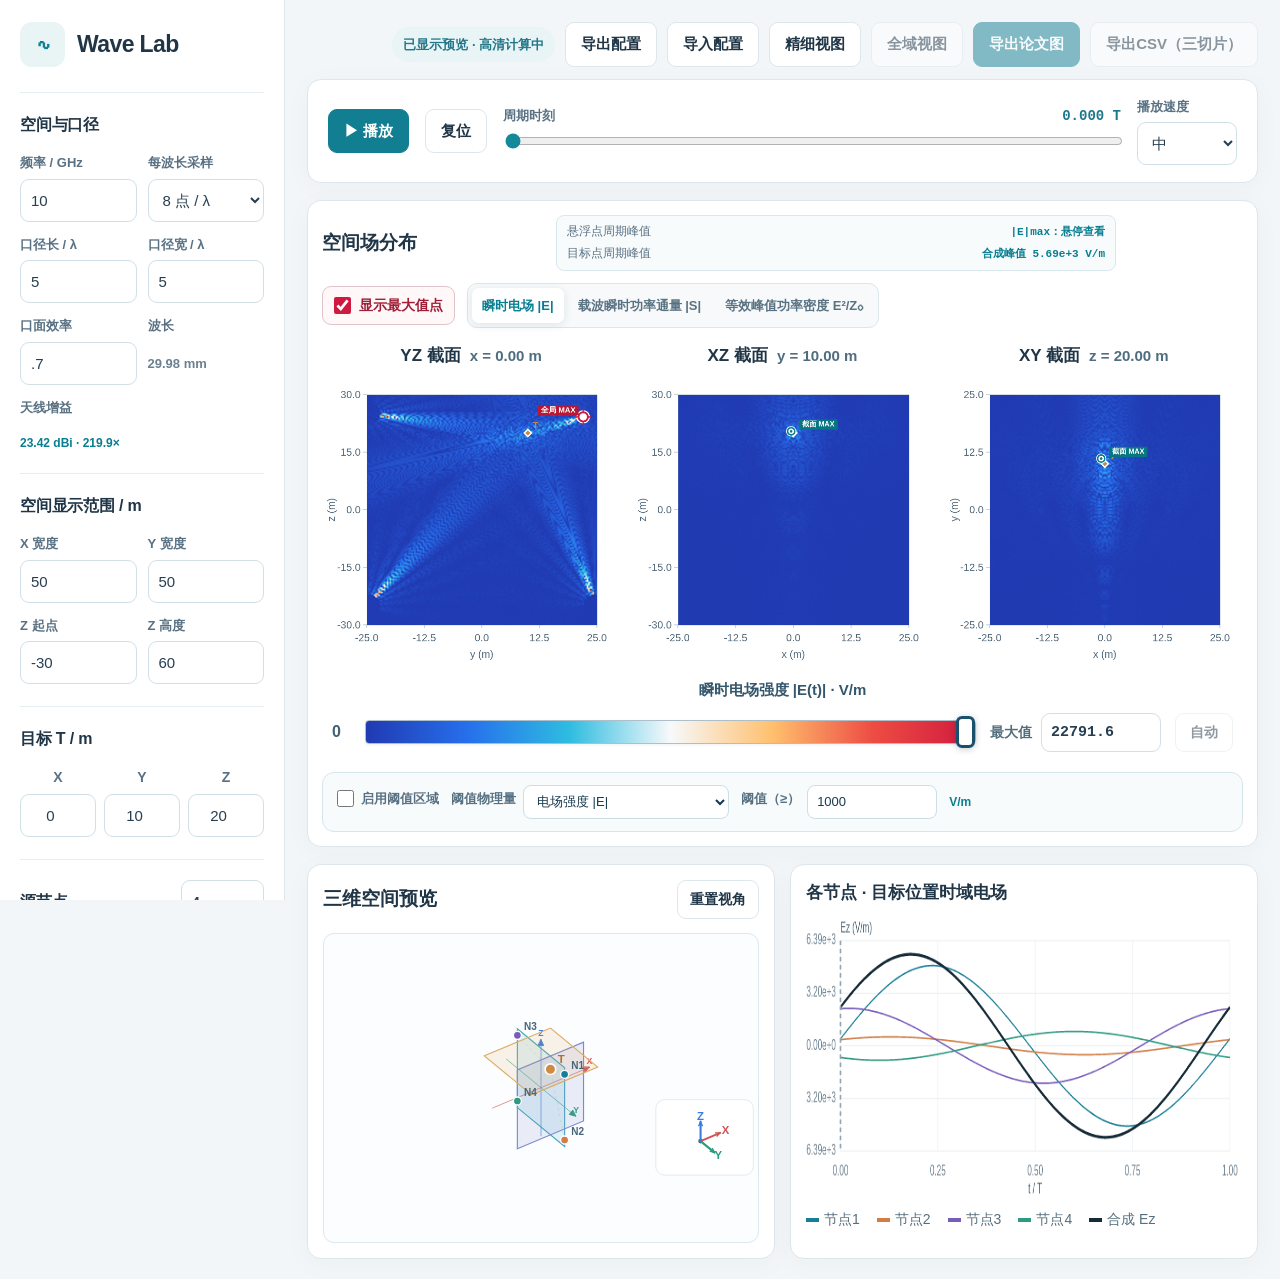
<file: index.html>
<!doctype html>
<html lang="zh-CN"><head><meta charset="utf-8"><meta name="viewport" content="width=device-width,initial-scale=1"><meta name="theme-color" content="#f3f6f8">
<title>Wave Lab | 三维空间切片</title><link rel="stylesheet" href="./style3d.css?v=20261024-three-metrics"></head>
<body><div class="app">
<aside class="sidebar">
 <div class="brand"><div class="mark">∿</div><div class="brand-text">Wave Lab</div></div>
 <section class="section"><h2>空间与口径</h2>
  <div class="fields">
   <div><label for="freq">频率 / GHz</label><input id="freq" type="number" min=".2" max="100" step="any" value="10"></div>
   <div><label for="pointsPerWave">每波长采样</label><select id="pointsPerWave"><option value="8" selected>8 点 / λ</option><option value="16">16 点 / λ</option></select></div>
   <div><label for="apX">口径长 / λ</label><input id="apX" type="number" min=".5" max="30" value="5" step=".5"></div>
   <div><label for="apY">口径宽 / λ</label><input id="apY" type="number" min=".5" max="30" value="5" step=".5"></div>
   <div><label for="eta">口面效率</label><input id="eta" type="number" min=".01" max="1" value=".7" step=".05"></div>
   <div><label>波长</label><div id="lambdaValue" class="meta" style="padding-top:12px;font-weight:750">29.98 mm</div></div>
   <div><label>天线增益</label><div id="antennaGainValue" class="meta antenna-gain-value" style="padding-top:12px;font-weight:750" title="由口面效率、口径和波长计算">23.42 dBi</div></div>
  </div>
 </section>
 <section class="section"><h2>空间显示范围 / m</h2><div class="fields">
  <div><label for="Lx">X 宽度</label><input id="Lx" type="number" min=".05" max="500" step="any" value="50"></div>
  <div><label for="Ly">Y 宽度</label><input id="Ly" type="number" min=".05" max="500" step="any" value="50"></div>
  <div><label for="zMin">Z 起点</label><input id="zMin" type="number" step="any" value="-30"></div>
  <div><label for="Lz">Z 高度</label><input id="Lz" type="number" min=".05" max="500" step="any" value="60"></div>
 </div></section>

 <section class="section"><h2>目标 T / m</h2><div class="fields triple">
  <div><label for="targetX">X</label><input id="targetX" type="number" step="any" value="0"></div>
  <div><label for="targetY">Y</label><input id="targetY" type="number" step="any" value="10"></div>
  <div><label for="targetZ">Z</label><input id="targetZ" type="number" step="any" value="20"></div>
 </div></section>

 <section class="section" id="studyControls">
  <h2>共面干涉研究</h2>
  <div class="fields">
   <div><label for="studyAxis">平面法向</label><select id="studyAxis"><option value="x" selected>X · YZ 平面</option><option value="y">Y · XZ 平面</option><option value="z">Z · XY 平面</option></select></div>
   <div><label for="studyCoord">平面位置 / m</label><input id="studyCoord" type="number" step="any" value="0"></div>
   <div><label for="scanSpan">穿面半宽 / λ</label><input id="scanSpan" type="number" min=".1" max="1000" step="any" value="5"></div>
   <div><label for="scanAimMode">扫描时天线朝向</label><select id="scanAimMode"><option value="track" selected>随目标跟踪</option><option value="fixed">保持当前朝向</option></select></div>
  </div>
  <div class="inline-actions study-actions"><button id="detectStudyPlane" type="button">识别节点平面</button><button id="applyStudyPlane" type="button">查看该平面</button></div>
  <div class="inline-actions study-actions"><button id="projectNodes" type="button">节点投影到平面</button><button id="scanThroughPlane" class="primary" type="button">扫描目标穿面</button></div>
 </section>

 <section class="section"><div class="name-row"><h2 style="margin:0">源节点</h2><input id="count" type="number" min="1" max="64" step="1" value="4" style="width:83px" aria-label="节点数量"></div>
 <div class="inline-actions" style="margin-bottom:13px"><button id="equalPhase">同相</button><button id="randomPhase">随机相位</button></div>
 
 <div id="nodes"></div></section>
</aside>
<main class="main">
 <header class="headline"><div class="top-actions"><span class="status" id="status">就绪</span><button id="exportConfig" type="button">导出配置</button><button id="importConfig" type="button">导入配置</button><input id="importConfigFile" type="file" accept=".json,application/json" hidden><button id="localDetail" type="button">精细视图</button><button id="restoreOverview" type="button" disabled>全域视图</button><button id="exportPNG" class="primary">导出论文图</button><button id="exportCSV">导出CSV（三切片）</button></div></header>
 <div class="workbar card"><button id="play" class="primary">▶ 播放</button><button id="reset">复位</button>
   <div class="timeline"><label for="time">周期时刻 <span id="timeValue" class="value">0.000 T</span></label><input type="range" id="time" min="0" max="1" step=".001" value="0"></div>
   <div class="speed"><label for="speed">播放速度</label><select id="speed"><option value=".25">慢</option><option value=".5" selected>中</option><option value="1">快</option></select></div>
 </div>
 <section class="figure card"><div class="fig-head"><h2>空间场分布</h2><div class="field-max-readout" aria-live="polite" aria-label="悬浮点与目标点的周期峰值"><div class="field-max-row"><span>悬浮点周期峰值</span><strong><span id="hoverTotalEmax">|E|max：悬停查看</span><span id="hoverTotalSmax" style="display:none">|S|max：悬停查看</span><span id="hoverTotalQmax" style="display:none">E²/Z₀：悬停查看</span></strong></div><div class="field-max-row"><span>目标点周期峰值</span><strong><span id="targetTotalEmax">|E|max：—</span><span id="targetTotalSmax" style="display:none">|S|max：—</span><span id="targetTotalQmax" style="display:none">E²/Z₀：—</span></strong></div></div><div class="fig-tools">
    <label class="max-toggle" for="showMaxPoint"><input id="showMaxPoint" type="checkbox" checked>显示最大值点</label>
    <div class="mode"><button id="modeE" class="selected">瞬时电场 |E|</button><button id="modeS">载波瞬时功率通量 |S|</button><button id="modeQ" title="周期内电场峰值平方除以自由空间波阻抗；多方向波时不等于净能流">等效峰值功率密度 E²/Z₀</button></div>
  </div></div>
  <div class="figure-layout">
   <div class="slice"><h3>YZ 截面 <span id="labelX">x = 0 m</span></h3><canvas id="plotX" width="580" height="568" aria-label="YZ 截面场图"></canvas></div>
   <div class="slice"><h3>XZ 截面 <span id="labelY">y = 0 m</span></h3><canvas id="plotY" width="580" height="568" aria-label="XZ 截面场图"></canvas></div>
   <div class="slice"><h3>XY 截面 <span id="labelZ">z = 50 m</span></h3><canvas id="plotZ" width="580" height="568" aria-label="XY 截面场图"></canvas></div>
  </div>
  <div class="shared-scale" aria-label="三张切片统一色标">
    <span class="shared-scale-unit" id="scaleUnit">瞬时电场强度 · V/m</span>
    <div class="shared-scale-track">
      <span>0</span>
      <div class="shared-scale-gradient" id="scaleGradient">
        <input id="scaleLimit" type="range" min="0" max="1000" step="1" value="1000" aria-label="拖动调整色标最大值" title="拖动调整颜色显示上限">
      </div>
      <div class="scale-max-control">
        <label for="scaleMax">最大值</label>
        <input id="scaleMax" type="number" min="0" step="any" inputmode="decimal" aria-label="直接输入色标最大值">
      </div>
      <button type="button" id="scaleAuto" title="恢复自动色标">自动</button>
    </div>
  </div>

  <div id="thresholdControls" class="threshold-controls" aria-label="阈值区域可视化">
   <label class="threshold-enable" for="thresholdEnabled"><input id="thresholdEnabled" type="checkbox">启用阈值区域</label>
   <div class="threshold-field"><label for="thresholdMode">阈值物理量</label><select id="thresholdMode"><option value="E">电场强度 |E|</option><option value="S">净功率通量 |S|</option><option value="Q">电场等效峰值功率密度 E²/Z₀</option></select></div>
   <div class="threshold-field threshold-value-field"><label for="thresholdValue">阈值（≥）</label><input id="thresholdValue" type="number" min="0" step="any" value="1000"></div>
   <strong id="thresholdUnit">V/m</strong>
   
  </div>

 </section>
 <section class="card panel study-panel">
  <div class="scene-heading"><h2>共面干涉分析</h2><div id="studyPlaneTitle">YZ 平面 · x = 0 m</div></div>
  <div class="study-metrics">
   <div class="study-metric"><label>目标点瞬时电场</label><strong id="targetEStat">—</strong><span>V/m</span></div>
   <div class="study-metric"><label>目标点周期最大电场</label><strong id="targetEMaxStat">—</strong><span>V/m</span></div>
   <div class="study-metric"><label>目标点瞬时功率通量</label><strong id="targetSStat">—</strong><span>W/cm²</span></div>
   <div class="study-metric"><label>目标点周期最大功率通量</label><strong id="targetSMaxStat">—</strong><span>W/cm²</span></div>
   <div class="study-metric"><label>目标点电场等效峰值功率密度</label><strong id="targetQStat">—</strong><span>W/cm²</span></div>
   <div class="study-metric"><label>目标点相干合成比</label><strong id="coherenceStat">—</strong><span id="coherenceSub">参考：各节点电场相量模平方之和</span></div>
   <div class="study-metric"><label id="planeRangeLabel">当前平面场值范围</label><strong id="planeRangeStat">—</strong><span id="planeRangeSub">—</span></div>
  </div>
  <div class="scan-heading"><h3 id="scanFieldTitle">目标穿面场强</h3><h3>相干合成比</h3></div>
  <div class="scan-charts"><canvas id="planeScanField" width="1000" height="330" aria-label="目标穿面场强曲线"></canvas><canvas id="planeScanRatio" width="1000" height="330" aria-label="目标穿面相干合成比曲线"></canvas></div>
  <div class="scan-footer"><div id="scanSummary">设置研究平面后，点击“扫描目标穿面”。</div><button id="exportScan" type="button" disabled>导出穿面扫描 CSV</button></div>
 </section>
 <div class="lower">
  <section class="card panel"><div class="scene-heading"><h2>三维空间预览</h2><button id="resetView" type="button" aria-label="重置三维视角">重置视角</button></div>
 <svg id="scene3d" class="scene" viewBox="0 0 650 275" role="img" tabindex="0" aria-label="三维空间预览：鼠标拖动可旋转，滚轮可缩放；右下角显示坐标轴"></svg></section>
  <section class="card panel"><h2>各节点 · 目标位置时域电场</h2><canvas id="trace" class="trace" width="860" height="310"></canvas><div id="legend" class="legend"></div></section>
 </div>
 
</main></div>
<div id="lens" class="lens" aria-hidden="true"><div class="lens-head">局部放大 · 5×</div><canvas id="lensCanvas" width="444" height="444"></canvas><div class="lens-pos" id="lensCoord">—</div><div class="lens-val" id="lensReading">—</div><div class="lens-max-val" id="lensMaxReading">—</div><div class="lens-components" id="lensComponents">峰值分量：—</div></div>
<script src="./physics3d.js?v=20261023-instantaneous-source-peak"></script><script src="./app3d.js?v=20261024-e2z0-peak-density"></script>
</body></html>
</file>
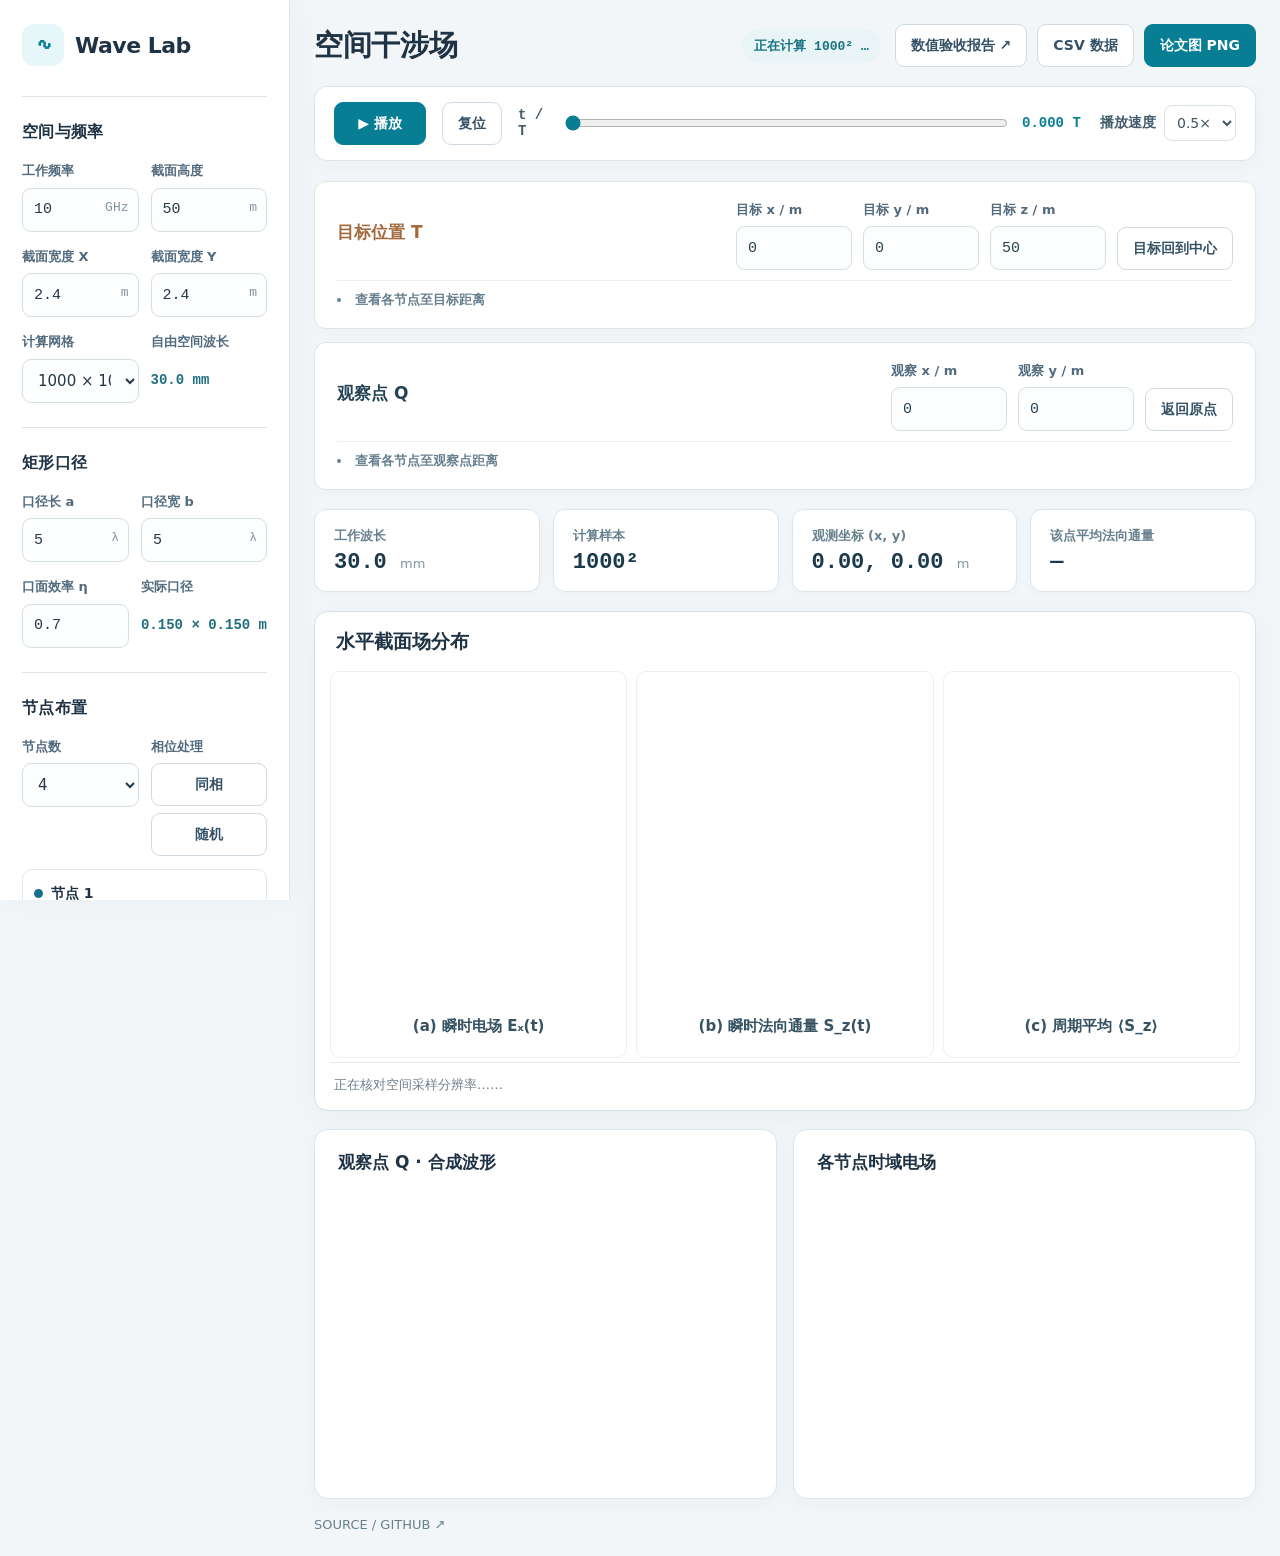
<file: legacy/index.html>
<!doctype html>
<html lang="zh-CN">
<head>
<meta charset="utf-8">
<meta name="viewport" content="width=device-width,initial-scale=1">
<meta name="theme-color" content="#f7f9fb">
<title>Wave Lab | 空间干涉场分析</title>
<style>
:root{--page:#f6f8fa;--paper:#fff;--ink:#1e2b38;--muted:#647587;--line:#dce4e9;--accent:#087b8b;--faint:#eef5f6;--mono:"IBM Plex Mono","Cascadia Code",Consolas,monospace;--sans:"Source Han Sans SC","Noto Sans SC","Microsoft YaHei",system-ui,sans-serif}
*{box-sizing:border-box}html{scroll-behavior:smooth}body{margin:0;color:var(--ink);background:var(--page);font:13px/1.5 var(--sans)}button,input,select{font:inherit}button{cursor:pointer}button:focus-visible,input:focus-visible,select:focus-visible{outline:2px solid #32899d;outline-offset:2px}input[type=number]{font-family:var(--mono);font-size:12px;font-variant-numeric:tabular-nums}input[type=range]{accent-color:var(--accent)}
.shell{display:grid;grid-template-columns:310px minmax(0,1fr);min-height:100vh}.side{background:#fff;border-right:1px solid var(--line);padding:25px 21px 22px;max-height:100vh;overflow:auto;position:sticky;top:0;scrollbar-width:thin}.identity{display:flex;align-items:center;gap:11px;margin-bottom:5px}.symbol{width:35px;height:35px;border:1.5px solid var(--accent);border-radius:8px;display:grid;place-items:center;color:var(--accent);font:700 23px var(--mono);line-height:1}.identity strong{font-size:17px;letter-spacing:.1px}.identity small{display:block;color:#85939e;font-size:10px;letter-spacing:.4px;font-family:var(--mono)}.side-sub{color:var(--muted);font-size:11px;margin:4px 0 26px;line-height:1.7}.section{border-top:1px solid var(--line);padding-top:18px;margin-top:19px}.section h3{font-size:12px;font-weight:750;letter-spacing:.3px;margin:0 0 15px;display:flex;justify-content:space-between}.section h3 span{font-size:10px;color:#8a9ca8;font-weight:400;font-family:var(--mono)}.form-grid{display:grid;grid-template-columns:1fr 1fr;gap:11px 10px}.control label{display:block;font-size:11px;font-weight:600;color:#465b6b;margin:0 0 6px}.control input,.control select{background:#fff;color:#263746;border:1px solid #cdd9e0;border-radius:5px;padding:7px 9px;height:35px;width:100%;min-width:0;outline:none}.control input:focus,.control select:focus{border-color:#499baa;box-shadow:0 0 0 2px #e3f3f5}.control .suffix{position:relative}.control .suffix::after{content:attr(data-unit);position:absolute;right:10px;top:9px;color:#8594a2;font:11px var(--mono);pointer-events:none}.control .suffix input{padding-right:37px}.minor{margin:10px 0 0;color:#788894;font-size:10.5px;line-height:1.65}.muted-row{display:flex;justify-content:space-between;gap:5px;margin-top:13px;color:var(--muted);font-size:11px}.muted-row b{color:#246778;font-family:var(--mono)}
.button{background:#fff;color:#355267;border:1px solid #cfdae2;border-radius:5px;padding:8px 12px;font-size:12px;font-weight:650;white-space:nowrap}.button:hover{background:#eef5f6;border-color:#8db9c3}.button.primary{background:#0c6f80;color:white;border-color:#0c6f80}.button.primary:hover{background:#085a69}.buttonrow{display:flex;gap:7px;flex-wrap:wrap}.buttonrow>.button{flex:1}.nodetable{margin-top:13px;display:grid;gap:8px}.node{border:1px solid #dce6eb;border-radius:6px;padding:10px;background:#fbfdfe}.node-title{display:flex;align-items:center;gap:8px;font-weight:650;font-size:11px;margin-bottom:8px}.node-title i{display:inline-block;width:7px;height:7px;border-radius:50%;background:var(--accent)}.node-grid{display:grid;grid-template-columns:repeat(4,minmax(0,1fr));gap:5px}.node-grid label{color:#728493;font-size:10px;display:block;margin-bottom:3px}.node-grid input{border:1px solid #d8e2e7;width:100%;min-width:0;height:29px;padding:4px 3px;text-align:center;border-radius:4px;background:white;color:#284052}.node-grid input:focus{outline:1px solid #1f8ca1}.foot-side{font-size:10px;color:#98a6b1;border-top:1px solid var(--line);margin-top:20px;padding-top:14px;line-height:1.7}
.main{width:100%;min-width:0;max-width:1810px;padding:27px 34px 35px;margin:auto}.top{display:flex;justify-content:space-between;align-items:flex-end;gap:20px;margin-bottom:23px}.top .eyebrow{color:var(--accent);font:600 11px var(--mono);letter-spacing:1.1px}.top h1{font-size:26px;font-weight:720;letter-spacing:-.35px;margin:4px 0 7px}.top p{font-size:12px;color:#728392;margin:0}.actions{display:flex;gap:8px;align-items:center}.status{font:11px var(--mono);color:#197481;margin-right:4px;white-space:nowrap}.workbar{background:white;border:1px solid var(--line);display:flex;align-items:center;gap:14px;padding:12px 15px;border-radius:7px;margin-bottom:16px}.workbar .play{min-width:92px}.workbar label{font:600 11px var(--mono);color:#425c6c}.timeline{min-width:150px;flex:1;display:flex;gap:12px;align-items:center}.timeline input{width:100%}.timeline output{font:600 12px var(--mono);color:var(--accent);min-width:62px}.speed{display:flex;gap:8px;align-items:center;white-space:nowrap}.speed select{background:white;border:1px solid #d6e1e7;border-radius:4px;padding:6px 4px;color:#405766}.probe-panel{background:#fff;border:1px solid var(--line);border-radius:7px;display:flex;align-items:flex-start;justify-content:space-between;gap:18px;padding:14px 16px;margin:0 0 16px;flex-wrap:wrap}
.target-panel{border-color:#e9d6bd;background:#fffefa}.target-panel .head{color:#8b6336}.target-panel .distance-info{color:#756c5e}.target-chip{display:inline-flex;padding:2px 7px;margin-left:7px;border-radius:20px;background:#f7eadb;color:#9a5a24;font-size:10px;font-weight:600}
.probe-panel .head{font-weight:700;font-size:12px;color:#264456;margin-bottom:4px}
.probe-panel .hint{font-size:11px;color:#788995;max-width:430px;line-height:1.55}
.probe-panel .inputs{display:flex;align-items:flex-end;gap:9px;flex-wrap:wrap}
.probe-panel .inputs label{display:block;font-size:10px;color:#617987;margin-bottom:5px}
.probe-panel .inputs input{width:122px;padding:7px 8px;border:1px solid #ccdbe3;border-radius:5px;background:white;color:#274050;font-family:var(--mono)}
.probe-panel .distance-info{flex-basis:100%;border-top:1px solid #eef1f4;padding-top:9px;color:#597283;font:11px/1.6 var(--mono)}
.probe-panel .distance-info b{color:#214b5f;font-weight:650}
.overview{display:grid;grid-template-columns:repeat(4,minmax(0,1fr));gap:12px;margin-bottom:16px}.metric{background:white;border:1px solid var(--line);border-radius:7px;padding:13px 15px}.metric .caption{color:#768896;font-size:11px}.metric .value{font:650 19px var(--mono);margin-top:5px;color:#203b4b;white-space:nowrap}.metric .value small{font:11px var(--sans);color:#8594a2}.figure{background:white;border:1px solid #d7e0e5;border-radius:7px;padding:17px 18px 13px;box-shadow:0 2px 5px #152c3d08}.figure-head{display:flex;align-items:center;justify-content:space-between;gap:9px;padding:0 1px 11px}.figure-head strong{font-size:13px;letter-spacing:0}.figure-head span{font:10px var(--mono);color:#6e8491}.plots{display:grid;grid-template-columns:repeat(3,minmax(0,1fr));gap:14px}.plot-frame{min-width:0}.plot-frame canvas{display:block;width:100%;height:auto;cursor:crosshair;aspect-ratio:580/675}.wave-lens{position:fixed;z-index:60;display:none;width:248px;padding:10px;background:rgba(255,255,255,.98);border:1px solid #ccd9e1;border-radius:9px;box-shadow:0 10px 36px rgba(32,50,68,.17);pointer-events:none;color:#304757;font-family:var(--sans)}.wave-lens.open{display:block}.wave-lens .lens-head{font-size:11px;font-weight:700;display:flex;justify-content:space-between;align-items:center;margin:0 0 7px}.wave-lens .lens-tag{font:600 10px var(--mono);color:#258398}.wave-lens canvas{display:block;width:224px;height:224px;border:1px solid #d9e3e9;background:#f7f9fb;image-rendering:pixelated}.wave-lens .lens-pos{font:11px/1.5 var(--mono);color:#314c60;margin:7px 0 2px}.wave-lens .lens-value{font:11px/1.5 var(--mono);color:#5b6d7b;overflow-wrap:anywhere}.wave-lens .lens-foot{font-size:10px;color:#83929e;margin-top:4px}.plot-title{font-size:12px;text-align:center;margin:1px 0 2px;font-weight:600;color:#344b5a}.plot-desc{font-size:10.5px;color:#7a8c98;text-align:center}.sample-alert{margin-top:12px;border-top:1px solid #e4e9ed;padding-top:11px;color:#6f7f8a;font-size:11px;line-height:1.6}.sample-alert.warn{color:#a5581a}.bottom{display:grid;grid-template-columns:1fr 1fr;gap:13px;margin-top:16px}.subpanel{background:white;border:1px solid var(--line);border-radius:7px;padding:17px 20px}.subpanel h3{font-size:13px;margin:0 0 2px}.subpanel p{margin:0 0 11px;color:#7a8d9a;font-size:11px}.subpanel canvas{display:block;width:100%;height:240px}.node-legend{display:flex;gap:6px 11px;flex-wrap:wrap;align-items:center;padding:8px 0 0;color:#4a5c69;font-size:10px}.node-legend span{white-space:nowrap}.node-legend i{display:inline-block;width:12px;height:3px;vertical-align:middle;margin-right:5px}.note{margin-top:7px;color:#788997;font-size:10px;line-height:1.55}.formula{font:12px/1.9 var(--mono);color:#365366;margin-top:12px;background:#f5f8f9;border-left:3px solid #84bac4;padding:11px 14px}.research-note{font-size:11px;color:#697d8b;line-height:1.9}.research-note p{margin:7px 0}.research-note b{font-weight:700;color:#334e5d}.footer{display:flex;justify-content:space-between;gap:10px;font:10px var(--mono);color:#a0aeb8;margin-top:18px}.footer a{color:#67818d;text-decoration:none}.footer a:hover{text-decoration:underline}
@media(max-width:1350px){.shell{grid-template-columns:285px minmax(0,1fr)}.main{padding:22px}.plots{gap:4px}.figure{padding:13px}.overview{gap:8px}}
@media(max-width:1050px){.plots{grid-template-columns:repeat(2,1fr)}.plot-frame:last-child{max-width:520px}.bottom{grid-template-columns:1fr}}
@media(max-width:760px){.probe-panel .inputs{width:100%}.probe-panel .inputs input{width:110px}.shell{display:block}.side{max-height:none;position:static;padding:16px 18px}.main{padding:18px 13px}.top{flex-direction:column;align-items:flex-start}.plots{grid-template-columns:1fr}.plot-frame:last-child{max-width:none}.overview{grid-template-columns:repeat(2,minmax(0,1fr))}.workbar{flex-wrap:wrap}.timeline{order:2;flex-basis:100%}.figure{padding:10px}.figure-head{padding:5px}.footer{flex-direction:column}}


/* Wave Lab V7 — editorial scientific UI; no microcopy on the primary surface */
:root{--page:#f3f6f8;--paper:#fff;--ink:#203345;--muted:#6a7d8c;--line:#dce5ea;--accent:#087e95}
body{font:15px/1.5 var(--sans);background:var(--page)}
.shell{grid-template-columns:330px minmax(0,1fr)}
.side{background:#fff;padding:24px 22px;box-shadow:3px 0 30px rgba(28,53,68,.035)}
.identity{margin-bottom:30px}.symbol{width:42px;height:42px;background:#e7f6f8;border:0;border-radius:12px;font-size:25px}
.identity strong{font-size:22px;font-weight:760;letter-spacing:-.5px}
.side-sub,.minor,.foot-side,.identity small,.section h3 span,.top .eyebrow,.top p,.figure-head>span,.plot-desc,.subpanel>p,.target-chip,.probe-panel .hint,.lens-foot,.footer span{display:none!important}
.section{margin-top:24px;padding-top:23px}.section h3{font-size:16px;font-weight:720;margin-bottom:17px}
.section h3 span{display:none}
.form-grid{gap:15px 12px}.control label,.probe-panel .inputs label{font-size:13px;font-weight:600;color:#526a7d;margin-bottom:7px}
.control input,.control select,.probe-panel .inputs input{height:44px;border-radius:9px;border:1px solid #d4dfe5;background:#fdfefe;padding:9px 11px;font-size:15px}
.control .suffix::after{font-size:13px;top:12px}
.control .suffix input{padding-right:37px}
input[type=number]{font-size:15px}
#apPhysical,#lambda{font-size:14px!important;font-weight:700!important;padding:13px 0!important;white-space:nowrap}
.node{background:#fff;border:1px solid #dde7ec;border-radius:10px;padding:13px 11px;margin-bottom:2px}
.node-title{font-size:14px;margin-bottom:11px}.node-title i{width:9px;height:9px}
.node-grid{gap:8px}.node-grid label{font-size:12px;color:#607788;margin-bottom:5px}
.node-grid input{font-size:14px;height:38px;padding:5px 2px;border-radius:7px}
.button{font-size:14px;padding:10px 15px;border-radius:9px;font-weight:650}.button.primary{background:#087e95;border-color:#087e95}
.button:hover{box-shadow:0 2px 9px rgba(20,64,79,.08)}
.main{max-width:1880px;padding:28px 34px 40px}
.top{margin-bottom:18px;align-items:center}.top h1{font-size:29px;font-weight:760;margin:0}
.actions{flex-wrap:wrap;gap:10px}.status{font-size:13px;border-radius:50px;background:#e8f4f5;padding:8px 12px;font-weight:600}
.workbar{border-radius:13px;box-shadow:0 5px 20px rgba(25,61,80,.035);padding:15px 19px;margin-bottom:20px;gap:16px}
.workbar label{font-size:14px}.timeline output{font-size:14px}.speed select{font-size:14px;border-radius:8px;padding:8px}
.probe-panel{border-radius:12px;padding:18px 22px;align-items:center;margin-bottom:13px;box-shadow:0 3px 15px rgba(23,58,76,.025);gap:10px 20px}
.target-panel{border-color:#e3e6df;background:#fff}
.probe-panel .head{font-size:17px;font-weight:750;color:#264354;line-height:1.5}
.target-panel .head{color:#a3693d}
.probe-panel .inputs{gap:11px}.probe-panel .inputs input{width:116px}
.ranges{width:100%;flex-basis:100%;padding-top:9px;border-top:1px solid #edf1f3}
.ranges summary{font-size:13px;font-weight:600;color:#668090;cursor:pointer;display:list-item;list-style:inside}
.ranges .distance-info{border-top:0;margin-top:9px;padding:0;line-height:1.8;font-size:13px}
.overview{gap:13px;margin:19px 0}
.metric{border-radius:12px;padding:16px 19px;box-shadow:0 3px 12px rgba(22,60,76,.025)}
.metric .caption{font-size:13px;color:#68818f;font-weight:600}
.metric .value{font-size:22px;font-weight:730;color:#1b3a4c;white-space:normal;overflow-wrap:anywhere}
.metric .value small{font-size:13px}
.figure{border-radius:14px;padding:23px 20px 17px;box-shadow:0 7px 28px rgba(20,51,71,.04)}
.figure-head{padding:0 6px 15px}.figure-head strong{font-size:19px;font-weight:760}
.plots{gap:15px}.plot-frame{border:1px solid #ebf0f2;border-radius:10px;padding:6px;background:#fff}
.plot-title{font-size:15px;font-weight:700;padding:8px 0 12px;color:#365263;line-height:1.4}
.sample-alert{font-size:13px;line-height:1.55;padding:12px 4px 0;margin-top:4px}.sample-alert.warn{color:#af642d}
.bottom{gap:16px;margin-top:18px}
.subpanel{border-radius:14px;padding:20px 23px;box-shadow:0 5px 20px rgba(20,51,71,.035)}
.subpanel h3{font-size:17px;font-weight:750;margin-bottom:14px}.subpanel canvas{height:270px}
.note{font-size:13px;line-height:1.65;color:#5d7280;margin-top:10px}
.node-legend{font-size:12px;gap:10px 15px}
.node-legend i{width:16px;height:4px}
.wave-lens{border-radius:13px;box-shadow:0 16px 48px rgba(27,56,68,.19)}
.wave-lens .lens-head{font-size:14px}.wave-lens .lens-tag{font-size:12px}
.wave-lens .lens-pos,.wave-lens .lens-value{font-size:13px}
.footer{margin-top:18px}.footer a{font-size:13px;font-family:var(--sans)}
@media(max-width:1350px){.shell{grid-template-columns:290px minmax(0,1fr)}.main{padding:24px}.plots{gap:9px}.figure{padding:15px}}
@media(max-width:1080px){.plots{grid-template-columns:repeat(2,minmax(0,1fr))}.plot-frame:last-child{max-width:none}.overview{grid-template-columns:repeat(2,minmax(0,1fr))}}
@media(max-width:800px){.shell{display:block}.side{max-height:none;position:static;padding:19px 18px}.main{padding:18px 13px}.top{flex-direction:column;align-items:flex-start}.plots{grid-template-columns:1fr}.probe-panel .inputs{width:100%}.probe-panel .inputs input{width:100%}.probe-panel .inputs>div{flex:1;min-width:85px}.bottom{grid-template-columns:1fr}.workbar{flex-wrap:wrap}.timeline{order:2;flex-basis:100%}.metric .value{font-size:18px}}
</style>
</head>
<body>
<div class="shell">
  <aside class="side">
    <div class="identity"><div class="symbol">∿</div><div><strong>Wave Lab</strong></div></div>
    
    <section class="section">
      <h3>空间与频率</h3>
      <div class="form-grid">
        <div class="control"><label for="freq">工作频率</label><div class="suffix" data-unit="GHz"><input type="number" id="freq" min="0.2" max="100" value="10" step="0.1"></div></div>
        <div class="control"><label for="height">截面高度</label><div class="suffix" data-unit="m"><input type="number" id="height" min="1" max="10000" value="50" step="1"></div></div>
        <div class="control"><label for="spanX">截面宽度 X</label><div class="suffix" data-unit="m"><input type="number" id="spanX" min="0.03" max="500" value="2.4" step="0.1"></div></div>
        <div class="control"><label for="spanY">截面宽度 Y</label><div class="suffix" data-unit="m"><input type="number" id="spanY" min="0.03" max="500" value="2.4" step="0.1"></div></div>
        <div class="control"><label for="resolution">计算网格</label><select id="resolution"><option value="512">512 × 512</option><option value="768">768 × 768</option><option value="1000" selected>1000 × 1000</option><option value="1280">1280 × 1280</option></select></div>
        <div class="control"><label>自由空间波长</label><div style="padding:9px 0;color:#216e7e;font:600 12px var(--mono)" id="lambda">30.0 mm</div></div>
      </div>
    </section>
    <section class="section">
      <h3>矩形口径</h3>
      <div class="form-grid">
        <div class="control"><label for="apX">口径长 a</label><div class="suffix" data-unit="λ"><input type="number" id="apX" min="0.5" max="30" value="5" step="0.5"></div></div>
        <div class="control"><label for="apY">口径宽 b</label><div class="suffix" data-unit="λ"><input type="number" id="apY" min="0.5" max="30" value="5" step="0.5"></div></div>
        <div class="control"><label for="eta">口面效率 η</label><input type="number" id="eta" min="0.01" max="1" value="0.7" step="0.05"></div>
        <div class="control"><label>实际口径</label><div id="apPhysical" style="padding:9px 0;font:11px var(--mono);color:#216e7e">0.150 × 0.150 m</div></div>
      </div>
      
    </section>
    <section class="section">
      <h3>节点布置 <span>z = 0 m</span></h3>
      <div class="form-grid">
        <div class="control"><label for="count">节点数</label><select id="count"><option>2</option><option>3</option><option selected>4</option><option>6</option><option>8</option></select></div>
        <div class="control"><label>相位处理</label><div class="buttonrow"><button class="button" id="equal">同相</button><button class="button" id="random">随机</button></div></div>
      </div>
      
      <div id="nodes" class="nodetable"></div>
    </section>
    
  </aside>
  <main class="main">
    <header class="top"><div><h1>空间干涉场</h1></div><div class="actions"><span class="status" id="status">就绪</span><a class="button" style="text-decoration:none" href="./validation/" title="独立有限口径积分、网格收敛与功率闭合验收报告">数值验收报告 ↗</a><button class="button" id="csv">CSV 数据</button><button class="button primary" id="png">论文图 PNG</button></div></header>
    <div class="workbar"><button class="button primary play" id="play">▶ 播放</button><button class="button" id="reset">复位</button><div class="timeline"><label for="time">t / T</label><input type="range" id="time" min="0" max="1" value="0" step="0.001"><output id="timeVal">0.000 T</output></div><div class="speed"><label for="speed">播放速度</label><select id="speed"><option value="0.2">0.2×</option><option value="0.5" selected>0.5×</option><option value="1">1×</option></select></div></div>
    <section class="probe-panel target-panel" aria-label="独立目标位置设置">
      <div><div class="head">目标位置 T <span class="target-chip"></span></div></div>
      <div class="inputs">
        <div><label for="targetX">目标 x / m</label><input id="targetX" type="number" step="any" value="0" inputmode="decimal"></div>
        <div><label for="targetY">目标 y / m</label><input id="targetY" type="number" step="any" value="0" inputmode="decimal"></div>
        <div><label for="targetZ">目标 z / m</label><input id="targetZ" type="number" step="any" value="50" inputmode="decimal" min="0"></div>
        <button class="button" id="targetDefault" type="button">目标回到中心</button>
      </div>
      <details class="ranges"><summary>查看各节点至目标距离</summary><div class="distance-info" id="targetDistances">—</div></details>
    </section>
    <section class="probe-panel" aria-label="观察位置分析">
      <div><div class="head">观察点 Q</div></div>
      <div class="inputs"><div><label for="probeX">观察 x / m</label><input id="probeX" type="number" step="any" value="0" inputmode="decimal"></div><div><label for="probeY">观察 y / m</label><input id="probeY" type="number" step="any" value="0" inputmode="decimal"></div><button class="button" id="probeCenter" type="button">返回原点</button></div>
      <details class="ranges"><summary>查看各节点至观察点距离</summary><div class="distance-info" id="probeDistances">—</div></details>
    </section>
    <div class="overview"><div class="metric"><div class="caption">工作波长</div><div class="value" id="mLambda">30.0 <small>mm</small></div></div><div class="metric"><div class="caption">计算样本</div><div class="value" id="mGrid">1000²</div></div><div class="metric"><div class="caption">观测坐标 (x, y)</div><div class="value" id="mXY">0.00, 0.00 <small>m</small></div></div><div class="metric"><div class="caption">该点平均法向通量</div><div class="value" id="mMean">—</div></div></div>
    <section class="figure"><div class="figure-head"><strong>水平截面场分布</strong><span style="display:none">z = <span id="figureH">50</span> m</span></div>
      <div class="plots"><div class="plot-frame"><canvas id="field" width="580" height="675" aria-label="瞬时电场分量 Ex，单位 V/m"></canvas><div class="plot-title">(a) 瞬时电场 Eₓ(t)</div></div><div class="plot-frame"><canvas id="square" width="580" height="675" aria-label="瞬时法向功率通量 Sz，单位 W/cm²"></canvas><div class="plot-title">(b) 瞬时法向通量 S_z(t)</div></div><div class="plot-frame"><canvas id="mean" width="580" height="675" aria-label="周期平均法向功率通量，单位 W/cm²"></canvas><div class="plot-title">(c) 周期平均 ⟨S_z⟩</div></div></div>
      <div class="sample-alert" id="sampleAlert">正在核对空间采样分辨率……</div>
    </section>
    <div class="bottom">
      <section class="subpanel"><h3>观察点 Q · 合成波形</h3><canvas id="trace" width="790" height="300"></canvas><div id="probeSummary" class="note"></div></section>
      <section class="subpanel"><h3>各节点时域电场</h3><canvas id="nodeTrace" width="790" height="300"></canvas><div class="node-legend" id="nodeLegend"></div><div id="phaseSummary" class="note"></div></section>
    </div>
    <footer class="footer"><a href="https://github.com/huiw11512-dotcom/sar-aperture-lab/tree/main/wave-lab" target="_blank" rel="noreferrer">SOURCE / GITHUB ↗</a></footer>
  </main>
</div>
<div class="wave-lens" id="waveLens" role="tooltip" aria-hidden="true">
 <div class="lens-head"><span>局部放大镜</span><span class="lens-tag">5× · 原始网格</span></div>
 <canvas id="lensCanvas" width="448" height="448"></canvas>
 <div class="lens-pos" id="lensPos">x = — ; y = —</div>
 <div class="lens-value" id="lensValue">—</div>
 
</div>
<script>
(()=>{'use strict';
const $=id=>document.getElementById(id),TWO=2*Math.PI,C=299792458,Z0=376.730313668;
const state={freq:10,H:50,Lx:2.4,Ly:2.4,apX:5,apY:5,eta:.7,N:4,n:1000,t:0,speed:.5,playing:false,rx:0,ry:0,tx:0,ty:0,tz:50,nodes:[],data:null,peakEx:1,peakFlux:1,last:0,lensImages:{},lensMouse:null};
const clamp=(v,a,b)=>Math.max(a,Math.min(b,v));
const sinc=x=>Math.abs(x)<1e-9?1:Math.sin(x)/x;
const fmt=(v,d=2)=>Number(v).toFixed(d);
const sci=(v,unit='',digits=2)=>`${Math.abs(v)<1e-15?'0':(Math.abs(v)<.0001||Math.abs(v)>=10000?v.toExponential(digits):v.toFixed(Math.abs(v)<.01?5:Math.abs(v)<1?3:2))}${unit?' '+unit:''}`;
const nodeColors=['#16728C','#D36F42','#8062AF','#289B78','#C24C74','#9C7A32','#516EA4','#4A9184'];
const radians=d=>d*Math.PI/180;
function layout(k){const old=state.nodes,columns=Math.ceil(Math.sqrt(k)),rows=Math.ceil(k/columns);return Array.from({length:k},(_,i)=>{const x=(i%columns-(columns-1)/2)*6,y=(Math.floor(i/columns)-(rows-1)/2)*6;return old[i]??{x,y,phase:0,power:1}})}
function renderNodes(){const parent=$('nodes');parent.replaceChildren();state.nodes.forEach((nd,i)=>{const wrap=document.createElement('div');wrap.className='node';wrap.innerHTML=`<div class="node-title"><i style="background:${nodeColors[i%nodeColors.length]}"></i>节点 ${i+1}</div><div class="node-grid">${[['x','x / m',.1],['y','y / m',.1],['phase','φ / °',1],['power','P / W','any']].map(([key,lab,step])=>`<div><label for="nd${i}${key}">${lab}</label><input id="nd${i}${key}" type="number" value="${nd[key]}" step="${step}" ${key==='power'?'min="0" max="10"':key==='phase'?'min="-360" max="360"':''}></div>`).join('')}</div>`;parent.appendChild(wrap);
for(const key of ['x','y','phase','power']){$(`nd${i}${key}`).addEventListener('change',e=>{let v=Number(e.target.value);if(!Number.isFinite(v))return;if(key==='power')v=clamp(v,0,10);if(key==='phase')v=clamp(v,-360,360);nd[key]=v;e.target.value=v;queue()});}})}
state.nodes=layout(4);renderNodes();
function syncControls(){const ids=[['freq','freq',.2,100],['height','H',1,1e4],['spanX','Lx',.03,500],['spanY','Ly',.03,500],['apX','apX',.5,30],['apY','apY',.5,30],['eta','eta',.01,1]];
for(const [id,k,lo,hi] of ids){$(id).addEventListener('change',e=>{let v=Number(e.target.value);if(!Number.isFinite(v))v=state[k];v=clamp(v,lo,hi);state[k]=v;e.target.value=v;queue()})}
$('resolution').addEventListener('change',e=>{state.n=+e.target.value;queue()});
$('count').addEventListener('change',e=>{state.N=+e.target.value;state.nodes=layout(state.N);renderNodes();queue()});
$('equal').addEventListener('click',()=>{state.nodes.forEach(n=>n.phase=0);renderNodes();queue()});
$('random').addEventListener('click',()=>{state.nodes.forEach(n=>n.phase=Math.round(Math.random()*360-180));renderNodes();queue()});
$('time').addEventListener('input',e=>{state.t=+e.target.value;dynamic()});
$('play').addEventListener('click',()=>{state.playing=!state.playing;$('play').textContent=state.playing?'Ⅱ 暂停':'▶ 播放';state.last=0});
$('reset').addEventListener('click',()=>{state.playing=false;state.t=0;state.last=0;$('play').textContent='▶ 播放';dynamic()});
$('speed').addEventListener('change',e=>state.speed=+e.target.value);
for(const [id,key] of [['probeX','rx'],['probeY','ry']]){$(id).addEventListener('change',e=>{const next=Number(e.target.value);if(e.target.value.trim()===''||!Number.isFinite(next)||Math.abs(next)>1e6){e.target.value=state[key];return}state[key]=next;dynamic()})}
$('probeCenter').addEventListener('click',()=>{state.rx=0;state.ry=0;dynamic()});
for(const [id,key] of [['targetX','tx'],['targetY','ty'],['targetZ','tz']]){
  $(id).addEventListener('change',e=>{
    const raw=e.target.value.trim(),next=Number(raw);
    if(raw===''||!Number.isFinite(next)||Math.abs(next)>1e6||(key==='tz'&&next<0)){e.target.value=state[key];return;}
    state[key]=next;queue();
  });
}
$('targetDefault').addEventListener('click',()=>{state.tx=0;state.ty=0;state.tz=state.H;queue()});
$('png').addEventListener('click',exportPNG);$('csv').addEventListener('click',exportCSV);
for(const [mode,name] of ['field','square','mean'].entries()){
  const cv=$(name);
  cv.addEventListener('pointermove',e=>{
    if(e.pointerType==='touch')return;
    const rect=cv.getBoundingClientRect();
    state.lensMouse={cx:e.clientX,cy:e.clientY,rectW:rect.width,rectH:rect.height,mode};
    updateLens();
  });
  cv.addEventListener('pointerleave',hideLens);
  cv.addEventListener('pointercancel',hideLens);
}
window.addEventListener('scroll',hideLens,true);
window.addEventListener('blur',hideLens);
for(const name of ['field','square','mean']){$(name).addEventListener('click',e=>{const box=e.currentTarget.getBoundingClientRect(),xx=(e.clientX-box.left)/box.width,yy=(e.clientY-box.top)/box.height;const ux=clamp((xx*580-86)/448,0,1),uy=clamp((yy*675-36)/448,0,1);state.rx=(ux-.5)*state.Lx;state.ry=(.5-uy)*state.Ly;dynamic()});}}
syncControls();
const LENS_SIZE=448,LENS_ZOOM=5;
function hideLens(){
  state.lensMouse=null;
  const el=$('waveLens');el.classList.remove('open');el.setAttribute('aria-hidden','true');
}
function updateLens(){
  const m=state.lensMouse;
  if(!m||!state.data)return;
  const source=state.lensImages[m.mode];
  if(!source)return;
  const canvas=$(['field','square','mean'][m.mode]),rect=canvas.getBoundingClientRect();
  const px=(m.cx-rect.left)/rect.width*580,py=(m.cy-rect.top)/rect.height*675;
  const ux=(px-86)/448,uy=(py-36)/448;
  if(ux<0||ux>1||uy<0||uy>1){const l=$('waveLens');l.classList.remove('open');l.setAttribute('aria-hidden','true');return;}
  const n=source.width,plotCssW=rect.width*448/580;
  const diameter=Math.min(n,Math.max(8,n*(224/LENS_ZOOM)/Math.max(plotCssW,1)));
  const sx=clamp(ux*n-diameter/2,0,n-diameter),sy=clamp(uy*n-diameter/2,0,n-diameter);
  const lc=$('lensCanvas'),ctx=lc.getContext('2d');
  ctx.fillStyle='#fff';ctx.fillRect(0,0,LENS_SIZE,LENS_SIZE);
  // No extra resolution is invented: magnify the actual computed raster.
  ctx.imageSmoothingEnabled=false;
  ctx.drawImage(source,sx,sy,diameter,diameter,0,0,LENS_SIZE,LENS_SIZE);
  const crossX=(ux*n-sx)/diameter*LENS_SIZE,crossY=(uy*n-sy)/diameter*LENS_SIZE;
  ctx.strokeStyle='#fff';ctx.lineWidth=3;ctx.beginPath();
  ctx.moveTo(crossX-18,crossY);ctx.lineTo(crossX+18,crossY);
  ctx.moveTo(crossX,crossY-18);ctx.lineTo(crossX,crossY+18);ctx.stroke();
  ctx.strokeStyle='#263f50';ctx.lineWidth=1;ctx.beginPath();
  ctx.moveTo(crossX-18,crossY);ctx.lineTo(crossX+18,crossY);
  ctx.moveTo(crossX,crossY-18);ctx.lineTo(crossX,crossY+18);ctx.stroke();
  const x=(ux-.5)*state.Lx,y=(.5-uy)*state.Ly;
  const p=pointPhasor(x,y),val=m.mode===0?snapshot(p,state.t).ex:m.mode===1?snapshot(p,state.t).sz:meanFlux(p);
  const label=m.mode===0?'Eₓ(t)':m.mode===1?'S_z(t)':'⟨S_z⟩',unit=m.mode===0?'V/m':'W/cm²';
  $('lensPos').textContent='x = '+fmt(x,4)+' m    y = '+fmt(y,4)+' m';
  $('lensValue').textContent=label+' = '+sci(val,' '+unit);
  const el=$('waveLens');el.classList.add('open');el.setAttribute('aria-hidden','false');
  const w=248,h=342,space=15,vw=window.innerWidth,vh=window.innerHeight;
  let left=m.cx+space;if(left+w>vw-6)left=m.cx-w-space;
  if(left<5)left=5;
  let top=m.cy+space;if(top+h>vh-6)top=m.cy-h-space;
  el.style.left=Math.round(Math.max(5,Math.min(vw-w-5,left)))+'px';
  el.style.top=Math.round(Math.max(5,Math.min(vh-h-5,top)))+'px';
}
// Semi-analytical far-field vector formulation for each rectangular element:
// Gain(boresight) = 4π η_ap A/λ². E_peak = √(2 Z0 P G0 / (4π r²)) * signed aperture factor.
// Each E vector is the global x-polarization projected into the plane orthogonal to the local propagation vector.
// H = k̂ × E / Z0; grid Sz_avg = 1/2 Re(E × H*)_z; Sz_instant = [E(t) × H(t)]_z.
// Each antenna uses a normalized, right-handed local aperture frame:
// n = antenna boresight toward target T; u,v = aperture long/short axes.
// These are reference-field *virtual* orientations, not mechanical steering commands.
// The four-node system is not approximated by one common far-field plane wave.
function pointingFrame(nd){
  let nx=state.tx-nd.x,ny=state.ty-nd.y,nz=state.tz;
  let length=Math.hypot(nx,ny,nz);
  if(length<1e-9){nx=0;ny=0;nz=1;length=1;}
  nx/=length;ny/=length;nz/=length;
  // A continuous minimal rotation taking the global +z axis to boresight.
  // The app restricts target z to nonnegative values, so 1+nz remains stable.
  const den=1+nz;
  const ux=1-nx*nx/den,uy=-nx*ny/den,uz=-nx;
  const vx=-nx*ny/den,vy=1-ny*ny/den,vz=-ny;
  return {nx,ny,nz,ux,uy,uz,vx,vy,vz};
}
function addSource(acc,x,y,nd,k,lam){
  if(!(nd.power>0))return;
  const vx=x-nd.x,vy=y-nd.y,r=Math.hypot(vx,vy,state.H);
  const dx=vx/r,dy=vy/r,dz=state.H/r;
  const f=nd._frame||pointingFrame(nd);
  const forward=dx*f.nx+dy*f.ny+dz*f.nz;
  if(forward<=0)return;
  const u=dx*f.ux+dy*f.uy+dz*f.uz,v=dx*f.vx+dy*f.vy+dz*f.vz;
  // Uniformly illuminated rectangular aperture in its rotated local frame.
  // The obliquity factor smoothly models forward radiation; no true sidelobes/coupling.
  const pat=sinc(Math.PI*state.apX*u)*sinc(Math.PI*state.apY*v)*(1+forward)*.5;
  const G0=4*Math.PI*state.eta*state.apX*state.apY;
  const eAmp=Math.sqrt(2*Z0*nd.power*G0/(4*Math.PI*r*r))*pat;
  // Electric polarization: project aperture local-u axis into s-perpendicular plane.
  const pd=f.ux*dx+f.uy*dy+f.uz*dz;
  let px=f.ux-pd*dx,py=f.uy-pd*dy,pz=f.uz-pd*dz;
  const pm=Math.max(1e-12,Math.hypot(px,py,pz));
  px/=pm;py/=pm;pz/=pm;
  const ex=eAmp*px,ey=eAmp*py,ez=eAmp*pz;
  const hx=(dy*ez-dz*ey)/Z0,hy=(dz*ex-dx*ez)/Z0;
  const ph=(k*r+radians(nd.phase))%TWO,co=Math.cos(ph),si=Math.sin(ph);
  acc.erx+=ex*co;acc.eix+=ex*si;acc.ery+=ey*co;acc.eiy+=ey*si;
  acc.hrx+=hx*co;acc.hix+=hx*si;acc.hry+=hy*co;acc.hiy+=hy*si;
}
function emptyAcc(){return {erx:0,eix:0,ery:0,eiy:0,hrx:0,hix:0,hry:0,hiy:0}}
function pointPhasor(x,y,nodes=state.nodes){const lam=C/(state.freq*1e9),k=TWO/lam,acc=emptyAcc();for(const nd of nodes)addSource(acc,x,y,nd,k,lam);return acc}
function sourcePhasors(x,y){return state.nodes.map(nd=>pointPhasor(x,y,[nd]));}
const meanFlux=p=>0.5*(p.erx*p.hry+p.eix*p.hiy-p.ery*p.hrx-p.eiy*p.hix)/10000;
function snapshot(p,t){const co=Math.cos(TWO*t),si=Math.sin(TWO*t),ex=p.erx*co+p.eix*si,ey=p.ery*co+p.eiy*si,hx=p.hrx*co+p.hix*si,hy=p.hry*co+p.hiy*si;return {ex,sz:(ex*hy-ey*hx)/10000}}
function computeData(n){for(const nd of state.nodes)nd._frame=pointingFrame(nd);const size=n*n,fields={};for(const key of ['erx','eix','ery','eiy','hrx','hix','hry','hiy','szAvg'])fields[key]=new Float32Array(size);
const lam=C/(state.freq*1e9),k=TWO/lam;
for(let j=0;j<n;j++){const y=(.5-(j+.5)/n)*state.Ly;for(let i=0;i<n;i++){
const x=((i+.5)/n-.5)*state.Lx,p=j*n+i,acc=emptyAcc();for(const nd of state.nodes)addSource(acc,x,y,nd,k,lam);
for(const key of ['erx','eix','ery','eiy','hrx','hix','hry','hiy'])fields[key][p]=acc[key];fields.szAvg[p]=meanFlux(acc);
}}return {n,fields,lam}}
function atIndex(index,d=state.data){const f=d.fields,p={};for(const key of ['erx','eix','ery','eiy','hrx','hix','hry','hiy'])p[key]=f[key][index];return p}
function indexAt(x,y,d=state.data){const n=d.n,i=clamp(Math.floor((x/state.Lx+.5)*n),0,n-1),j=clamp(Math.floor((.5-y/state.Ly)*n),0,n-1);return j*n+i;}
let timer=null;function queue(){clearTimeout(timer);workerGeneration++;if(activeFieldWorker){activeFieldWorker.terminate();activeFieldWorker=null;}$('status').textContent='准备计算…';$('png').disabled=true;$('csv').disabled=true;timer=setTimeout(compute,130)}
function finishCompute(d){for(const nd of state.nodes)nd._frame=pointingFrame(nd);state.meanRaster=null;state.data=d;let peakEx=0,maxFlux=0,minFlux=Infinity;
for(let p=0;p<d.n*d.n;p++){peakEx=Math.max(peakEx,Math.hypot(d.fields.erx[p],d.fields.eix[p]));const v=d.fields.szAvg[p];maxFlux=Math.max(maxFlux,v);minFlux=Math.min(minFlux,v)}
state.peakEx=Math.max(1e-10,peakEx);state.peakFlux=Math.max(1e-15,maxFlux*2.0);
$('lambda').textContent=fmt(d.lam*1000,2)+' mm';$('apPhysical').textContent=fmt(state.apX*d.lam,3)+' × '+fmt(state.apY*d.lam,3)+' m';$('figureH').textContent=fmt(state.H,1);$('mLambda').innerHTML=fmt(d.lam*1000,2)+' <small>mm</small>';$('mGrid').textContent=state.n+'²';
sampleCheck();drawFigure($('mean'),2,true);dynamic();$('status').textContent='计算完成';$('png').disabled=false;$('csv').disabled=false;
}
// Run high-resolution field integration off the UI thread. A new worker cancels stale jobs.
let activeFieldWorker=null,workerGeneration=0,fieldWorkerURL=null;
function makeFieldWorkerURL(){
  if(fieldWorkerURL)return fieldWorkerURL;
  const body=`'use strict';
    const TWO=2*Math.PI,C=299792458,Z0=376.730313668;
    const radians=${radians.toString()};
    const sinc=${sinc.toString()};
    const meanFlux=${meanFlux.toString()};
    let state=null;
    ${pointingFrame.toString()}
    ${addSource.toString()}
    ${emptyAcc.toString()}
    ${computeData.toString()}
    self.onmessage=ev=>{
      try{
        state=ev.data.params;
        const data=computeData(state.n);
        const transfer=Object.values(data.fields).map(a=>a.buffer);
        self.postMessage({ok:true,data},transfer);
      }catch(e){self.postMessage({ok:false,error:String(e)});}
    };
  `;
  fieldWorkerURL=URL.createObjectURL(new Blob([body],{type:'text/javascript'}));
  return fieldWorkerURL;
}
function compute(){
  const generation=++workerGeneration;
  if(activeFieldWorker){activeFieldWorker.terminate();activeFieldWorker=null;}
  $('png').disabled=true;$('csv').disabled=true;
  $('status').textContent='正在计算 '+state.n+'² …';
  const params={freq:state.freq,H:state.H,Lx:state.Lx,Ly:state.Ly,apX:state.apX,apY:state.apY,eta:state.eta,
    tx:state.tx,ty:state.ty,tz:state.tz,n:state.n,
    nodes:state.nodes.map(nd=>({x:nd.x,y:nd.y,phase:nd.phase,power:nd.power}))};
  if(typeof Worker==='undefined'){
    finishCompute(computeData(state.n));return;
  }
  try{
    const w=new Worker(makeFieldWorkerURL());
    activeFieldWorker=w;
    w.onmessage=e=>{
      if(generation!==workerGeneration)return;
      w.terminate();activeFieldWorker=null;
      if(!e.data.ok){$('status').textContent='后台计算异常，正在切换';setTimeout(()=>{if(generation===workerGeneration)finishCompute(computeData(state.n))},20);return;}
      finishCompute(e.data.data);
    };
    w.onerror=e=>{
      if(generation!==workerGeneration)return;
      w.terminate();activeFieldWorker=null;
      $('status').textContent='切换兼容计算中…';
      setTimeout(()=>{if(generation===workerGeneration)finishCompute(computeData(state.n))},20);
    };
    w.postMessage({params});
  }catch(e){
    if(activeFieldWorker)activeFieldWorker.terminate();
    activeFieldWorker=null;
    setTimeout(()=>{if(generation===workerGeneration)finishCompute(computeData(state.n))},20);
  }
}
function sampleCheck(){const l=state.data.lam,nd=state.nodes;let maxDu=0,maxDv=0;
for(const [x,y] of [[0,0],[-state.Lx/2,-state.Ly/2],[state.Lx/2,state.Ly/2],[-state.Lx/2,state.Ly/2],[state.Lx/2,-state.Ly/2]]){const uv=nd.map(q=>{const dx=x-q.x,dy=y-q.y,r=Math.hypot(dx,dy,state.H);return [dx/r,dy/r]});for(let a=0;a<uv.length;a++)for(let b=a+1;b<uv.length;b++){maxDu=Math.max(maxDu,Math.abs(uv[a][0]-uv[b][0]));maxDv=Math.max(maxDv,Math.abs(uv[a][1]-uv[b][1]));}}
const fx=maxDu?l/maxDu:Infinity,fy=maxDv?l/maxDv:Infinity,worst=Math.min(fx/(state.Lx/state.n),fy/(state.Ly/state.n));const D=Math.hypot(state.apX,state.apY)*l,far=2*D*D/l;
let s=`当前网格 ${state.n} × ${state.n} · 约 ${fmt(worst,1)} 点/干涉周期。`;if(worst<6)s+=' 采样不足，局部峰值可能漏检。可缩小截面范围或提高网格。';if(state.H<far)s+=` 观察高度小于单口径远场判据 ${fmt(far,2)} m。`;
const el=$('sampleAlert');el.textContent=s;el.style.display=(worst<6||state.H<far)?'block':'none';el.classList.toggle('warn',worst<6||state.H<far)}
const signed=[[49,67,126],[92,146,187],[209,226,234],[250,251,249],[242,206,178],[200,113,95],[148,47,56]];
const viridis=[[68,1,84],[71,44,122],[59,81,139],[44,113,142],[33,145,140],[94,201,98],[253,231,37]];
function color(x,stops){const z=clamp(x,0,1)*(stops.length-1),i=Math.min(stops.length-2,Math.floor(z)),t=z-i;return [0,1,2].map(k=>Math.round(stops[i][k]*(1-t)+stops[i+1][k]*t))}
const makeLut=stops=>{const arr=new Uint8Array(768);for(let i=0;i<256;i++)arr.set(color(i/255,stops),i*3);return arr};const lutS=makeLut(signed),lutP=makeLut(viridis);
function imageData(mode,d=state.data,t=state.t){const n=d.n,c=document.createElement('canvas');c.width=n;c.height=n;const g=c.getContext('2d',{alpha:false}),img=g.createImageData(n,n),out=img.data;
const f=d.fields,co=Math.cos(TWO*t),si=Math.sin(TWO*t),pkE=state.peakEx,pkS=state.peakFlux;
for(let i=0;i<n*n;i++){const ex=f.erx[i]*co+f.eix[i]*si,ey=f.ery[i]*co+f.eiy[i]*si,hx=f.hrx[i]*co+f.hix[i]*si,hy=f.hry[i]*co+f.hiy[i]*si;
const value=mode===0?ex:mode===1?(ex*hy-ey*hx)/10000:f.szAvg[i];const v=mode===0?(value/pkE+1)*.5:value/pkS,idx=4*i,ci=Math.round(clamp(v,0,1)*255)*3,lut=mode===0?lutS:lutP;out[idx]=lut[ci];out[idx+1]=lut[ci+1];out[idx+2]=lut[ci+2];out[idx+3]=255;}g.putImageData(img,0,0);return c;}
function drawFigure(canvas,mode,showPoint=false){if(!state.data)return;const g=canvas.getContext('2d'),W=canvas.width,H=canvas.height;g.clearRect(0,0,W,H);g.fillStyle='#fff';g.fillRect(0,0,W,H);const x0=86,y0=36,sz=448;
const im=mode===2?(state.meanRaster||(state.meanRaster=imageData(2))):imageData(mode);if(showPoint)state.lensImages[mode]=im;g.save();g.imageSmoothingEnabled=true;g.imageSmoothingQuality='high';g.drawImage(im,x0,y0,sz,sz);g.restore();g.lineWidth=1;g.strokeStyle='#52616b';g.strokeRect(x0+.5,y0+.5,sz,sz);
g.fillStyle='#304452';g.font='21px Arial, sans-serif';g.textAlign='center';for(let i=0;i<=4;i++){const vx=(i/4-.5)*state.Lx,xx=x0+i*sz/4;g.beginPath();g.moveTo(xx,y0+sz);g.lineTo(xx,y0+sz+6);g.stroke();g.fillText(fmt(vx,state.Lx<1?2:1),xx,y0+sz+29);const vy=(.5-i/4)*state.Ly,yy=y0+i*sz/4;g.beginPath();g.moveTo(x0-6,yy);g.lineTo(x0,yy);g.stroke();g.textAlign='right';g.fillText(fmt(vy,state.Ly<1?2:1),x0-12,yy+6);g.textAlign='center'}g.fillText('x (m)',x0+sz/2,y0+sz+55);g.save();g.translate(26,y0+sz/2);g.rotate(-Math.PI/2);g.fillText('y (m)',0,0);g.restore();
const lx=x0,ly=590,lw=sz,lh=15;const palette=mode===0?signed:viridis;for(let i=0;i<192;i++){const col=color(i/191,palette);g.fillStyle=`rgb(${col.join(',')})`;g.fillRect(lx+i*lw/192,ly,lw/192+1,lh)}g.strokeStyle='#bac4cb';g.strokeRect(lx+.5,ly+.5,lw,lh);
const p=mode===0?state.peakEx:state.peakFlux;g.fillStyle='#52616b';g.font='19px Arial, sans-serif';g.textAlign='left';g.fillText(mode===0?sci(-p):'0',lx,ly+34);g.textAlign='center';g.fillText(mode===0?'0':sci(p/2),lx+lw/2,ly+34);g.textAlign='right';g.fillText(sci(p),lx+lw,ly+34);g.font='18px Arial';g.textAlign='center';g.fillText(mode===0?'Eₓ (V/m)':'S_z (W/cm²)',lx+lw/2,ly+54);
if(showPoint&&Math.abs(state.rx)<=state.Lx/2&&Math.abs(state.ry)<=state.Ly/2){const px=x0+(.5+state.rx/state.Lx)*sz,py=y0+(.5-state.ry/state.Ly)*sz;g.beginPath();g.arc(px,py,5,0,TWO);g.strokeStyle='white';g.lineWidth=4;g.stroke();g.beginPath();g.arc(px,py,5,0,TWO);g.strokeStyle='#1e3542';g.lineWidth=1.8;g.stroke()}
if(showPoint&&Math.abs(state.tx)<=state.Lx/2&&Math.abs(state.ty)<=state.Ly/2){
  const xx=x0+(.5+state.tx/state.Lx)*sz,yy=y0+(.5-state.ty/state.Ly)*sz;
  g.save();g.lineWidth=2;g.strokeStyle='#a44e20';g.fillStyle='#fff3e8';
  g.beginPath();g.moveTo(xx,yy-8);g.lineTo(xx+8,yy);g.lineTo(xx,yy+8);g.lineTo(xx-8,yy);g.closePath();g.fill();g.stroke();
  g.fillStyle='#8e4722';g.font='bold 13px Arial';g.textAlign='left';g.fillText(Math.abs(state.tz-state.H)<1e-9?'T':'T (投影)',xx+11,yy-11);g.restore();
}
}
function traceAxes(g,cv,{yMin,yMax,unit}){const W=cv.width,H=cv.height,x0=64,y0=25,w=W-(unit==='Eₓ (V/m)'?150:96),h=H-73;g.clearRect(0,0,W,H);g.fillStyle='#fff';g.fillRect(0,0,W,H);g.strokeStyle='#e1e7eb';g.lineWidth=1;g.font='17px Arial';g.fillStyle='#607587';for(let k=0;k<=4;k++){const x=x0+k*w/4;g.beginPath();g.moveTo(x,y0);g.lineTo(x,y0+h);g.stroke();g.textAlign='center';g.fillText(fmt(k/4,2),x,y0+h+26);const y=y0+k*h/4;g.beginPath();g.moveTo(x0,y);g.lineTo(x0+w,y);g.stroke();g.textAlign='right';g.fillText(sci(yMax-(yMax-yMin)*k/4),x0-9,y+5)}g.textAlign='center';g.fillText('t / T',x0+w/2,H-9);g.textAlign='left';g.fillText(unit,x0,y0-9);return {x0,y0,w,h,yy:v=>y0+h*(yMax-v)/(yMax-yMin)}}
function waveLine(g,axes,f,color,width=2){g.beginPath();g.strokeStyle=color;g.lineWidth=width;for(let i=0;i<=400;i++){const t=i/400,v=f(t),x=axes.x0+t*axes.w,y=axes.yy(v);if(!i)g.moveTo(x,y);else g.lineTo(x,y)}g.stroke()}
function markTime(g,axes){g.strokeStyle='#607c8c';g.lineWidth=1.4;g.setLineDash([5,4]);g.beginPath();const x=axes.x0+state.t*axes.w;g.moveTo(x,axes.y0);g.lineTo(x,axes.y0+axes.h);g.stroke();g.setLineDash([])}
function plotTrace(){
 const p=pointPhasor(state.rx,state.ry),amplitude=Math.hypot(p.erx,p.eix),fluxMean=meanFlux(p);
 const ymax=Math.max(1e-10,amplitude),c=$('trace'),g=c.getContext('2d');
 const ax=traceAxes(g,c,{yMin:-1.15*ymax,yMax:1.15*ymax,unit:'Eₓ (V/m)'});
 waveLine(g,ax,t=>snapshot(p,t).ex,'#137991',2.6);
 let minS=0,maxS=0;for(let j=0;j<=128;j++){const s=snapshot(p,j/128).sz;minS=Math.min(minS,s);maxS=Math.max(maxS,s)}
 const range=Math.max(1e-16,maxS-minS),lower=minS-.07*range,upper=maxS+.07*range;
 g.strokeStyle='#ca7950';g.lineWidth=2.1;g.beginPath();for(let j=0;j<=400;j++){const t=j/400,v=snapshot(p,t).sz,x=ax.x0+t*ax.w,y=ax.y0+ax.h*(upper-v)/(upper-lower);if(!j)g.moveTo(x,y);else g.lineTo(x,y)}g.stroke();
 g.fillStyle='#a25f3f';g.font='12px Arial';g.textAlign='left';g.fillText('S_z (W/cm²)',ax.x0+ax.w+6,ax.y0-9);
 for(let j=0;j<=4;j++){const y=ax.y0+ax.h*j/4;g.textAlign='left';g.fillText(sci(upper-(upper-lower)*j/4),ax.x0+ax.w+8,y+4)}
 markTime(g,ax);
 const now=snapshot(p,state.t);$('probeSummary').textContent=`当前：Eₓ(t) = ${sci(now.ex,'V/m')}；S_z(t) = ${sci(now.sz,'W/cm²')}；周期平均 ⟨S_z⟩ = ${sci(fluxMean,'W/cm²')}。蓝线对应左轴，橙线对应右轴。`;
 $('mMean').innerHTML=sci(fluxMean)+' <small>W/cm²</small>';
}
function plotNodeTrace(){const ps=sourcePhasors(state.rx,state.ry),combined=pointPhasor(state.rx,state.ry),c=$('nodeTrace'),g=c.getContext('2d'),amplitudes=ps.map(p=>Math.hypot(p.erx,p.eix));const total=Math.hypot(combined.erx,combined.eix),scale=Math.max(1e-7,total,...amplitudes);
const ax=traceAxes(g,c,{yMin:-1.10*scale,yMax:1.10*scale,unit:'Eₓ,n (V/m)'});ps.forEach((p,i)=>waveLine(g,ax,t=>p.erx*Math.cos(TWO*t)+p.eix*Math.sin(TWO*t),nodeColors[i%nodeColors.length],1.8));waveLine(g,ax,t=>combined.erx*Math.cos(TWO*t)+combined.eix*Math.sin(TWO*t),'#111827',3.5);markTime(g,ax);
const leg=$('nodeLegend');leg.replaceChildren();ps.forEach((p,i)=>{const el=document.createElement('span');el.innerHTML=`<i style="background:${nodeColors[i%nodeColors.length]}"></i>节点${i+1} ${sci(amplitudes[i],'V/m')}`;leg.appendChild(el)});const tt=document.createElement('span');tt.innerHTML=`<i style="background:#111827"></i><b>合成 ${sci(total,'V/m')}</b>`;leg.appendChild(tt);
const ref=ps.find(p=>Math.hypot(p.erx,p.eix)>1e-10);const refPh=ref?Math.atan2(ref.eix,ref.erx):0;const deg=180/Math.PI;const normalizeDeg=x=>((x+180)%360+360)%360-180;
$('phaseSummary').textContent='到达相位相对第一路有效节点：'+ps.map((p,i)=>`节点${i+1} ${amplitudes[i]<=1e-10?'—':fmt(normalizeDeg((Math.atan2(p.eix,p.erx)-refPh)*deg),1)+'°'}`).join('　·　')+'。相位包含传播路程及矩形方向图符号。';}
function dynamic(){
for(const [id,key] of [['targetX','tx'],['targetY','ty'],['targetZ','tz']]){
  if(document.activeElement!==$(id))$(id).value=String(Number(state[key].toFixed(6)));
}
const targetRanges=state.nodes.map((nd,i)=>({i,r:Math.hypot(state.tx-nd.x,state.ty-nd.y,state.tz)}));
$('targetDistances').innerHTML='<b>节点 → 目标 T 的距离</b>　'+targetRanges.map(p=>'节点'+(p.i+1)+' '+p.r.toFixed(3)+' m').join('　·　')+
'　｜ 目标 z = '+fmt(state.tz,2)+' m，截面 z = '+fmt(state.H,2)+' m'+
(Math.abs(state.tz-state.H)>1e-9?'（场图中为目标的 XY 投影）':'')+
(Math.abs(state.tx)>state.Lx/2||Math.abs(state.ty)>state.Ly/2?'；目标投影位于当前截面图之外':'');
if(document.activeElement!==$('probeX'))$('probeX').value=String(Number(state.rx.toFixed(6)));if(document.activeElement!==$('probeY'))$('probeY').value=String(Number(state.ry.toFixed(6)));
const ranges=state.nodes.map((nd,i)=>({i,r:Math.hypot(state.rx-nd.x,state.ry-nd.y,state.H)}));
$('probeDistances').innerHTML='<b>各节点 → 观察点距离</b>　'+ranges.map(p=>'节点'+(p.i+1)+' '+p.r.toFixed(3)+' m').join('　·　') + (Math.abs(state.rx)>state.Lx/2||Math.abs(state.ry)>state.Ly/2?'　（观察点位于当前显示截面之外）':'');
$('time').value=state.t;$('timeVal').textContent=fmt(state.t,3)+' T';if(!state.data)return;drawFigure($('field'),0,true);drawFigure($('square'),1,true);drawFigure($('mean'),2,true);$('mXY').innerHTML=fmt(state.rx,2)+', '+fmt(state.ry,2)+' <small>m</small>';plotTrace();plotNodeTrace();if(state.lensMouse)updateLens()}
let lastPaint=0;function tick(time){if(state.playing&&state.data){if(state.last)state.t=(state.t+clamp((time-state.last)/1000,0,.1)*state.speed)%1;if(time-lastPaint>85){dynamic();lastPaint=time}}state.last=time;requestAnimationFrame(tick)}
function dl(blob,name){const u=URL.createObjectURL(blob),a=document.createElement('a');a.href=u;a.download=name;document.body.appendChild(a);a.click();a.remove();setTimeout(()=>URL.revokeObjectURL(u),5000)}
async function exportPNG(){if(!state.data)return;const btn=$('png');btn.disabled=true;btn.textContent='生成中…';await new Promise(r=>setTimeout(r,25));const orig={data:state.data,peakEx:state.peakEx,peakFlux:state.peakFlux,meanRaster:state.meanRaster};
try{const high=state.data.n>=1000?state.data:computeData(1000);state.data=high;state.meanRaster=null;let pkE=0,pkS=0;for(let i=0;i<high.n**2;i++){pkE=Math.max(pkE,Math.hypot(high.fields.erx[i],high.fields.eix[i]));pkS=Math.max(pkS,high.fields.szAvg[i])}state.peakEx=Math.max(1e-10,pkE);state.peakFlux=Math.max(1e-15,pkS*2);
const W=3240,H=1400,c=document.createElement('canvas');c.width=W;c.height=H;const g=c.getContext('2d');g.fillStyle='#fff';g.fillRect(0,0,W,H);g.fillStyle='#1e2b38';g.font='bold 42px Arial';g.fillText('Spatial interference: electric field and normal power flux',60,70);g.font='24px Arial';g.fillStyle='#586c7a';g.fillText(`f = ${state.freq} GHz     z = ${state.H} m     aperture = ${state.apX}λ × ${state.apY}λ     N = ${state.N}     t/T = ${fmt(state.t,3)}`,60,113);
const labels=['(a) Instantaneous Ex (V/m)','(b) Instantaneous Sz (W/cm²)','(c) Cycle-averaged Sz (W/cm²)'];for(let mode=0;mode<3;mode++){const off=document.createElement('canvas');off.width=580;off.height=675;drawFigure(off,mode,false);const x=75+mode*1060,y=183;g.imageSmoothingEnabled=true;g.imageSmoothingQuality='high';g.fillStyle='#203b4c';g.font='bold 27px Arial';g.fillText(labels[mode],x+75,162);g.drawImage(off,x,y,1020,1134)}g.fillStyle='#71818a';g.font='19px Arial';g.fillText('1 W per source by default; target-oriented virtual apertures; independent phases; spherical propagation; ideal element patterns; educational model',85,1372);
c.toBlob(b=>{if(b)dl(b,'WaveLab_reference_fields_3240px.png')},'image/png');
}finally{state.data=orig.data;state.peakEx=orig.peakEx;state.peakFlux=orig.peakFlux;state.meanRaster=orig.meanRaster;btn.disabled=false;btn.textContent='论文图 PNG';dynamic();}}
function exportCSV(){if(!state.data)return;const n=state.n,fields=state.data.fields;let lines=['x_m,y_m,Ex_re_Vpm,Ex_im_Vpm,Ex_instant_Vpm,Sz_instant_Wpcm2,Sz_cycle_mean_Wpcm2'];const co=Math.cos(TWO*state.t),si=Math.sin(TWO*state.t);for(let j=0;j<n;j++){const y=(.5-(j+.5)/n)*state.Ly;for(let i=0;i<n;i++){const x=((i+.5)/n-.5)*state.Lx,p=j*n+i,ex=fields.erx[p]*co+fields.eix[p]*si,ey=fields.ery[p]*co+fields.eiy[p]*si,hx=fields.hrx[p]*co+fields.hix[p]*si,hy=fields.hry[p]*co+fields.hiy[p]*si,sz=(ex*hy-ey*hx)/1e4;lines.push([x,y,fields.erx[p],fields.eix[p],ex,sz,fields.szAvg[p]].map(v=>Number(v).toPrecision(9)).join(','))}}
dl(new Blob(['\ufeff',lines.join('\n')],{type:'text/csv;charset=utf-8'}),'WaveLab_fields_SI.csv')}
compute();requestAnimationFrame(tick);
})();

</script>
</body>
</html>
</file>
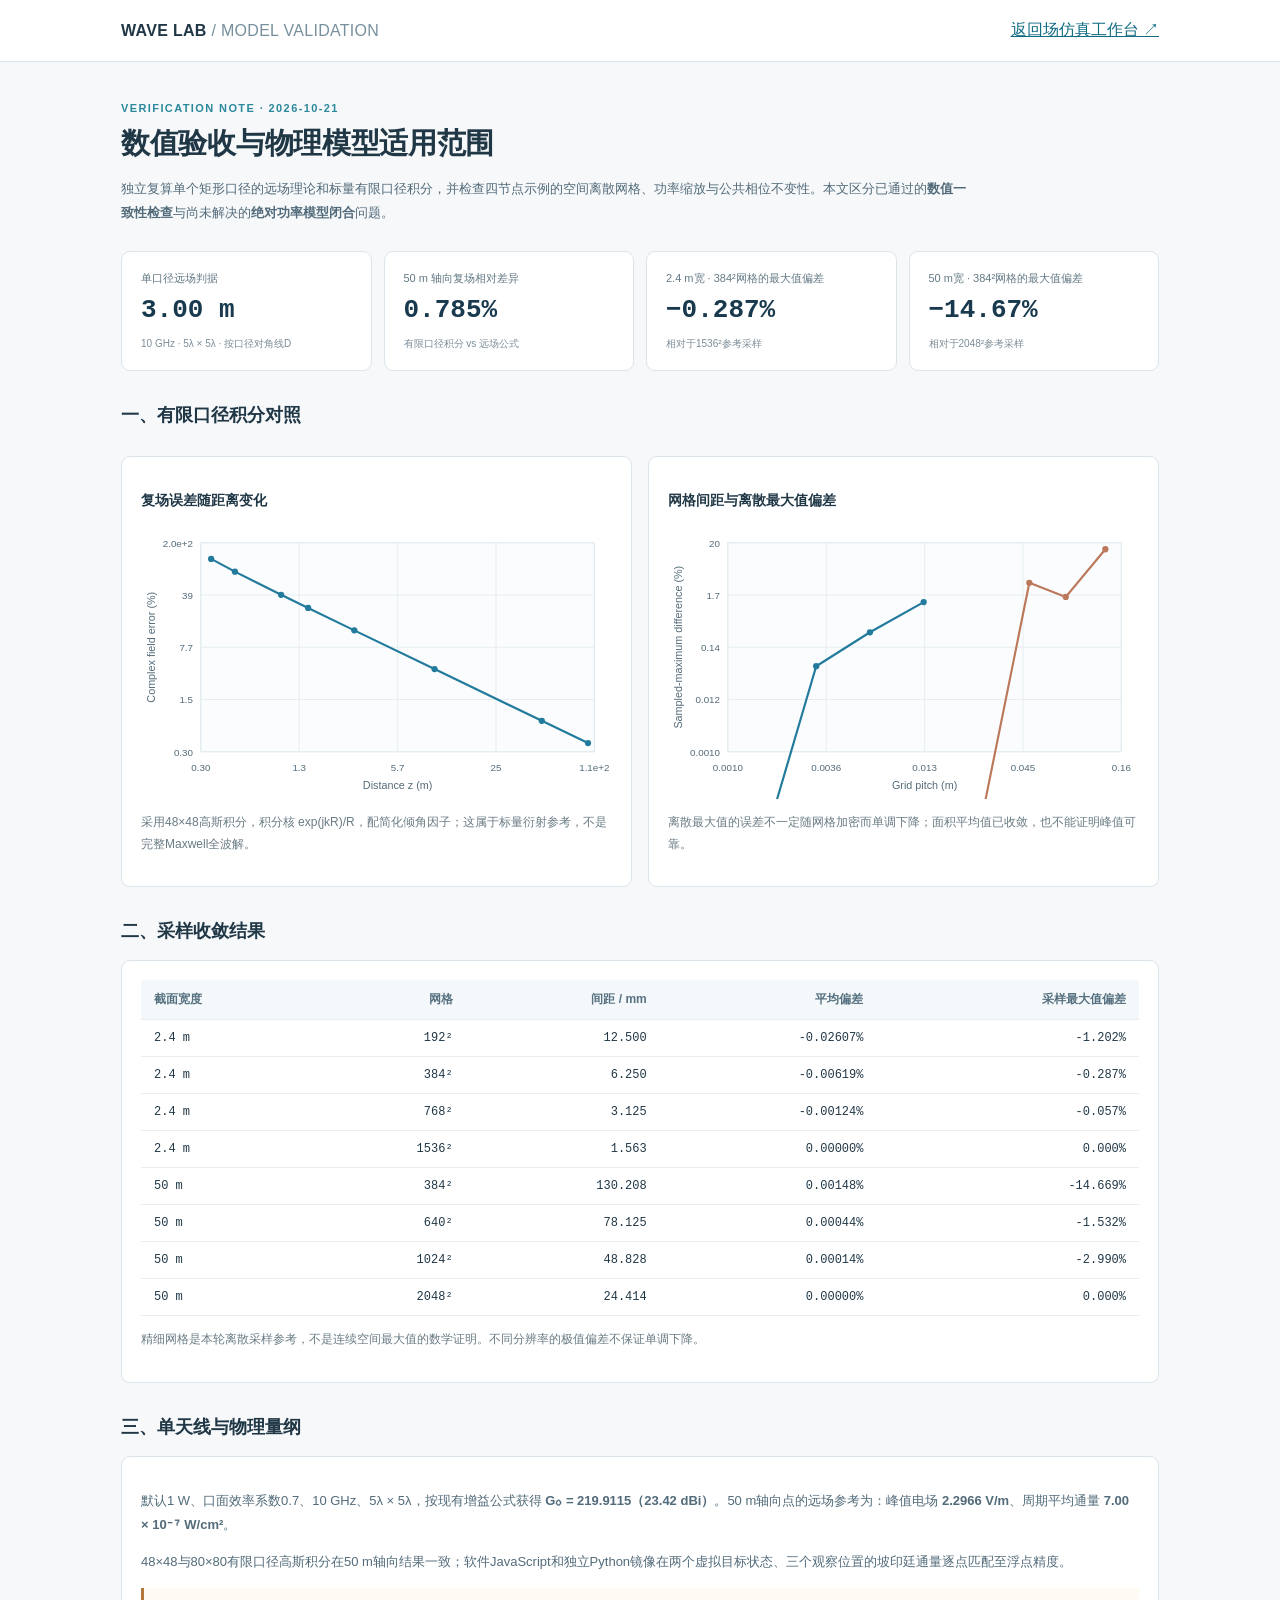
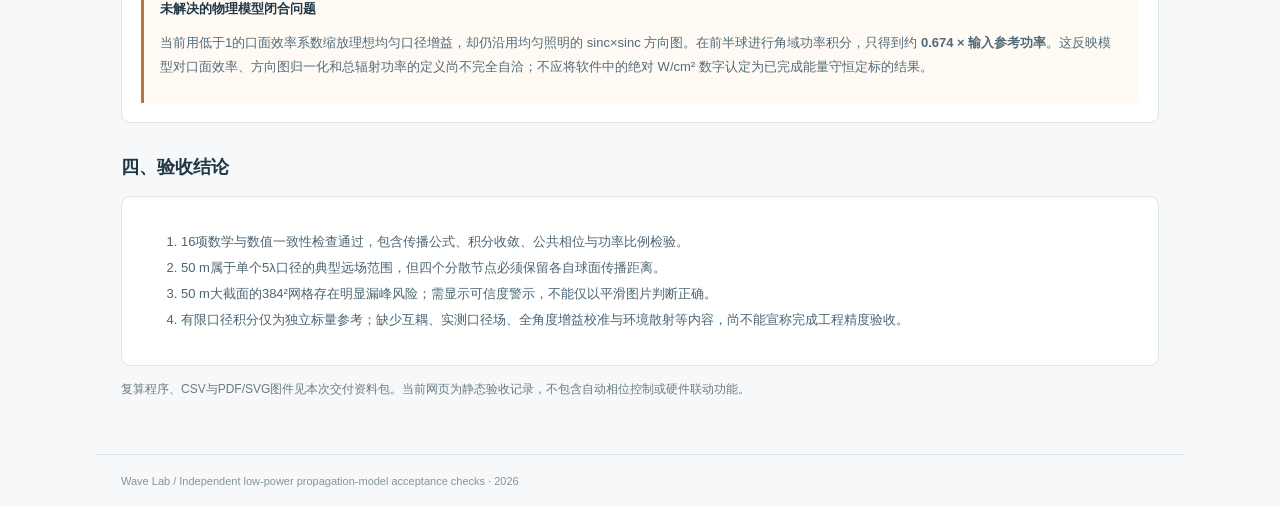
<file: validation/index.html>
<!doctype html>
<html lang="zh-CN"><head><meta charset="utf-8"><meta name="viewport" content="width=device-width,initial-scale=1">
<title>Wave Lab | 数值验收与模型可信度</title>
<style>
:root{color-scheme:light;font-family:Inter,"Segoe UI","Microsoft YaHei",Arial,sans-serif;color:#203746;background:#f6f8fa}*{box-sizing:border-box}body{margin:0}a{color:#126c84}header{background:white;border-bottom:1px solid #dce5e9}header>div,main,footer{max-width:1090px;padding:20px 26px;margin:auto}header>div{display:flex;gap:24px;align-items:center;justify-content:space-between}header strong{letter-spacing:.3px}h1{font-size:29px;letter-spacing:-.3px;margin:0 0 12px}h2{font-size:18px;margin:32px 0 12px}h3{font-size:14px;margin:16px 0 9px}p{line-height:1.85;color:#526b7a;font-size:13px}main{padding-top:40px;padding-bottom:42px}.eyebrow{font-size:11px;color:#2b899b;letter-spacing:1.4px;font-weight:700;margin-bottom:10px}.summary{max-width:850px}.cols{display:grid;grid-template-columns:repeat(4,minmax(0,1fr));gap:12px;margin-top:26px}.metric,.panel{background:#fff;border:1px solid #dce5e9;border-radius:9px;padding:19px}.metric small{display:block;color:#637985;font-size:11px;line-height:1.45}.metric b{display:block;font:650 26px ui-monospace,Consolas,monospace;margin:8px 0;color:#193a4e}.metric em{font-style:normal;color:#7c8d98;font-size:10px}.panel{margin-top:17px}.chart{width:100%;height:280px;display:block}.panels{display:grid;grid-template-columns:1fr 1fr;gap:16px}.footnotes{font-size:12px;color:#697b84}.tablewrap{overflow-x:auto}table{border-collapse:collapse;min-width:620px;width:100%;font-size:12px}th,td{padding:11px 13px;text-align:right;border-bottom:1px solid #e9eff1}th:first-child,td:first-child{text-align:left}thead{background:#f4f8fa}th{color:#557080;font-weight:600}td{font-family:ui-monospace,Consolas,monospace}.flag{border-left:3px solid #b4773b;padding:11px 16px;background:#fffbf4;margin-top:14px}.flag strong{font-size:13px}ol{color:#4c6572;font-size:13px;line-height:2}footer{font-size:11px;color:#84939b;border-top:1px solid #dce5e9}svg text{font-family:Inter,Arial,sans-serif;fill:#546b79}code{background:#eff4f6;padding:2px 5px;border-radius:3px}@media(max-width:800px){.cols{grid-template-columns:repeat(2,1fr)}.panels{grid-template-columns:1fr}header>div{flex-wrap:wrap}h1{font-size:24px}}@media(max-width:400px){.cols{grid-template-columns:1fr 1fr}.metric{padding:11px}.metric b{font-size:20px}}
</style></head><body><header><div><strong>WAVE LAB <span style="color:#78909e;font-weight:400">/ MODEL VALIDATION</span></strong><a href="../">返回场仿真工作台 ↗</a></div></header>
<main><div class="eyebrow">VERIFICATION NOTE · 2026-10-21</div><h1>数值验收与物理模型适用范围</h1><p class="summary">独立复算单个矩形口径的远场理论和标量有限口径积分，并检查四节点示例的空间离散网格、功率缩放与公共相位不变性。本文区分已通过的<strong>数值一致性检查</strong>与尚未解决的<strong>绝对功率模型闭合</strong>问题。</p>
<div class="cols">
<div class="metric"><small>单口径远场判据</small><b>3.00 m</b><em>10 GHz · 5λ × 5λ · 按口径对角线D</em></div>
<div class="metric"><small>50 m 轴向复场相对差异</small><b>0.785%</b><em>有限口径积分 vs 远场公式</em></div>
<div class="metric"><small>2.4 m宽 · 384²网格的最大值偏差</small><b>−0.287%</b><em>相对于1536²参考采样</em></div>
<div class="metric"><small>50 m宽 · 384²网格的最大值偏差</small><b>−14.67%</b><em>相对于2048²参考采样</em></div>
</div>
<h2>一、有限口径积分对照</h2>
<div class="panels"><section class="panel"><h3>复场误差随距离变化</h3><svg class="chart" id="axial" viewBox="0 0 480 275" role="img" aria-label="口径距离与复场近似误差"></svg><p class="footnotes">采用48×48高斯积分，积分核 exp(jkR)/R，配简化倾角因子；这属于标量衍射参考，不是完整Maxwell全波解。</p></section>
<section class="panel"><h3>网格间距与离散最大值偏差</h3><svg class="chart" id="grid" viewBox="0 0 480 275" role="img" aria-label="网格收敛误差"></svg><p class="footnotes">离散最大值的误差不一定随网格加密而单调下降；面积平均值已收敛，也不能证明峰值可靠。</p></section></div>
<h2>二、采样收敛结果</h2>
<section class="panel tablewrap"><table><thead><tr><th>截面宽度</th><th>网格</th><th>间距 / mm</th><th>平均偏差</th><th>采样最大值偏差</th></tr></thead><tbody id="gr"></tbody></table><p class="footnotes">精细网格是本轮离散采样参考，不是连续空间最大值的数学证明。不同分辨率的极值偏差不保证单调下降。</p></section>
<h2>三、单天线与物理量纲</h2><section class="panel"><p>默认1 W、口面效率系数0.7、10 GHz、5λ × 5λ，按现有增益公式获得 <b>G₀ = 219.9115（23.42 dBi）</b>。50 m轴向点的远场参考为：峰值电场 <b>2.2966 V/m</b>、周期平均通量 <b>7.00 × 10⁻⁷ W/cm²</b>。</p><p>48×48与80×80有限口径高斯积分在50 m轴向结果一致；软件JavaScript和独立Python镜像在两个虚拟目标状态、三个观察位置的坡印廷通量逐点匹配至浮点精度。</p><div class="flag"><strong>未解决的物理模型闭合问题</strong><p>当前用低于1的口面效率系数缩放理想均匀口径增益，却仍沿用均匀照明的 sinc×sinc 方向图。在前半球进行角域功率积分，只得到约 <b>0.674 × 输入参考功率</b>。这反映模型对口面效率、方向图归一化和总辐射功率的定义尚不完全自洽；不应将软件中的绝对 W/cm² 数字认定为已完成能量守恒定标的结果。</p></div></section>
<h2>四、验收结论</h2><section class="panel"><ol><li>16项数学与数值一致性检查通过，包含传播公式、积分收敛、公共相位与功率比例检验。</li><li>50 m属于单个5λ口径的典型远场范围，但四个分散节点必须保留各自球面传播距离。</li><li>50 m大截面的384²网格存在明显漏峰风险；需显示可信度警示，不能仅以平滑图片判断正确。</li><li>有限口径积分仅为独立标量参考；缺少互耦、实测口径场、全角度增益校准与环境散射等内容，尚不能宣称完成工程精度验收。</li></ol></section>
<p class="footnotes">复算程序、CSV与PDF/SVG图件见本次交付资料包。当前网页为静态验收记录，不包含自动相位控制或硬件联动功能。</p></main>
<footer>Wave Lab / Independent low-power propagation-model acceptance checks · 2026</footer>
<script>
const axial=[[.35,120.9034],[.5,81.3473],[1,39.5878],[1.5,26.2634],[3,13.0936],[10,3.9246],[50,.784858],[100,.392428]];
const grid=[[2.4,192,12.5,-.026074,-1.20165],[2.4,384,6.25,-.006195,-.287205],[2.4,768,3.125,-.001238,-.057496],[2.4,1536,1.5625,0,0],[50,384,130.2083,.001483,-14.66868],[50,640,78.125,.000443,-1.53248],[50,1024,48.828,.000138,-2.9899],[50,2048,24.414,0,0]];
document.querySelector('#gr').innerHTML=grid.map(q=>'<tr><td>'+q[0].toFixed(q[0]===50?0:1)+' m</td><td>'+q[1]+'²</td><td>'+q[2].toFixed(3)+'</td><td>'+q[3].toFixed(5)+'%</td><td>'+q[4].toFixed(3)+'%</td></tr>').join('');
function chart(id,series,xMin,xMax,yMin,yMax,xlabel,ylabel,ylog=true){
const s=document.getElementById(id),W=480,H=275,left=61,right=18,top=19,bottom=43,ww=W-left-right,hh=H-top-bottom;
const lx=x=>Math.log10(x),ly=y=>Math.log10(y);
const X=x=>left+(lx(x)-lx(xMin))/(lx(xMax)-lx(xMin))*ww,Y=y=>top+hh-(ylog?(ly(y)-ly(yMin))/(ly(yMax)-ly(yMin)):(y-yMin)/(yMax-yMin))*hh;
let str='<rect x="'+left+'" y="'+top+'" width="'+ww+'" height="'+hh+'" fill="#fafcfd" stroke="#dce5ea"/>';
for(let i=0;i<=4;i++){const x=left+ww*i/4,y=top+hh*i/4;str+='<path d="M'+x+' '+top+'V'+(top+hh)+'M'+left+' '+y+'H'+(left+ww)+'" stroke="#e6eef1"/>';const xv=10**(lx(xMin)+i/4*(lx(xMax)-lx(xMin))),yv=ylog?10**(ly(yMax)-i/4*(ly(yMax)-ly(yMin))):yMax-i/4*(yMax-yMin);str+='<text x="'+x+'" y="'+(top+hh+20)+'" font-size="10" text-anchor="middle">'+xv.toPrecision(2)+'</text><text x="'+(left-8)+'" y="'+(y+4)+'" font-size="10" text-anchor="end">'+yv.toPrecision(2)+'</text>'}
const cols=['#227a9c','#bc785b'];series.forEach((a,i)=>{const points=a.filter(p=>p[1]>0).map(p=>X(p[0])+','+Y(p[1]));str+='<polyline fill="none" stroke="'+cols[i%cols.length]+'" stroke-width="2.2" points="'+points.join(' ')+'"/>';a.forEach(p=>{if(p[1]>0)str+='<circle cx="'+X(p[0])+'" cy="'+Y(p[1])+'" r="3.2" fill="'+cols[i%cols.length]+'"/>'})});
str+='<text x="'+(left+ww/2)+'" y="'+(H-5)+'" text-anchor="middle" font-size="11">'+xlabel+'</text><text transform="translate(14 '+(top+hh/2)+') rotate(-90)" text-anchor="middle" font-size="11">'+ylabel+'</text>';
s.innerHTML=str;
}
chart('axial',[axial],.3,110,.3,200,'Distance z (m)','Complex field error (%)');
chart('grid',[grid.filter(v=>v[0]===2.4).map(v=>[v[2]/1000,Math.max(1e-5,Math.abs(v[4]))]),grid.filter(v=>v[0]===50).map(v=>[v[2]/1000,Math.max(1e-5,Math.abs(v[4]))])],.001, .16,.001,20,'Grid pitch (m)','Sampled-maximum difference (%)');
</script></body></html>
</file>
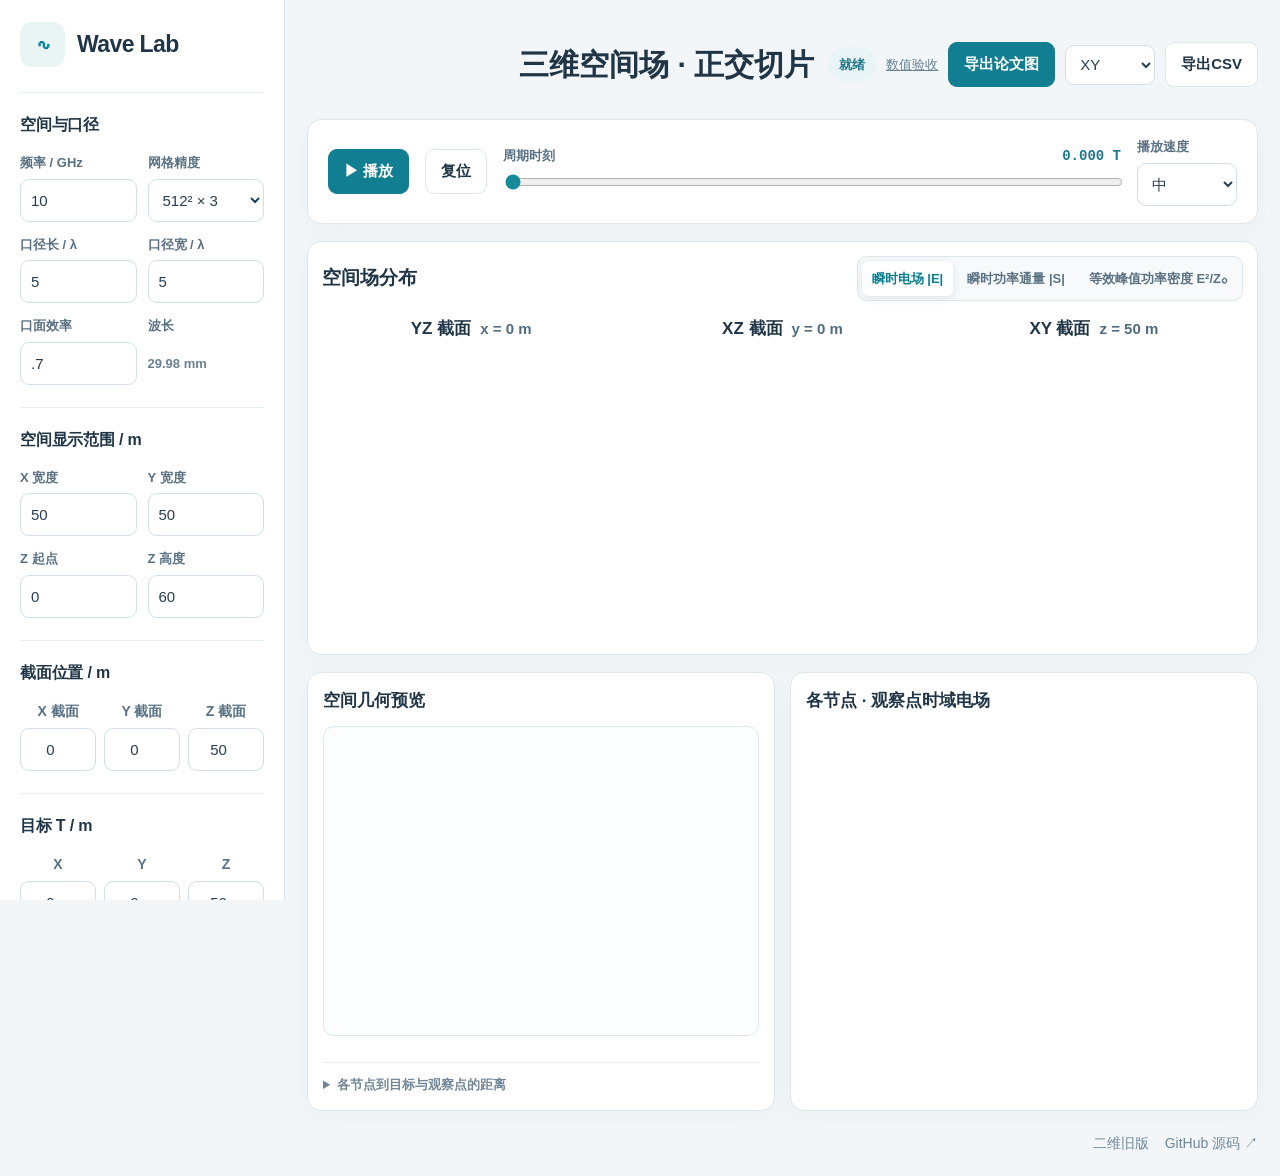
<file: index3d.html>
<!doctype html>
<html lang="zh-CN"><head><meta charset="utf-8"><meta name="viewport" content="width=device-width,initial-scale=1"><meta name="theme-color" content="#f3f6f8">
<title>Wave Lab | 三维空间切片</title><link rel="stylesheet" href="./style3d.css"></head>
<body><div class="app">
<aside class="sidebar">
 <div class="brand"><div class="mark">∿</div><div class="brand-text">Wave Lab</div></div>
 <section class="section"><h2>空间与口径</h2>
  <div class="fields">
   <div><label for="freq">频率 / GHz</label><input id="freq" type="number" min=".2" max="100" step="any" value="10"></div>
   <div><label for="resolution">网格精度</label><select id="resolution"><option value="320">320² × 3</option><option value="512" selected>512² × 3</option><option value="768">768² × 3</option><option value="1000">1000² × 3</option></select></div>
   <div><label for="apX">口径长 / λ</label><input id="apX" type="number" min=".5" max="30" value="5" step=".5"></div>
   <div><label for="apY">口径宽 / λ</label><input id="apY" type="number" min=".5" max="30" value="5" step=".5"></div>
   <div><label for="eta">口面效率</label><input id="eta" type="number" min=".01" max="1" value=".7" step=".05"></div>
   <div><label>波长</label><div id="lambdaValue" class="meta" style="padding-top:12px;font-weight:750">29.98 mm</div></div>
  </div>
 </section>
 <section class="section"><h2>空间显示范围 / m</h2><div class="fields">
  <div><label for="Lx">X 宽度</label><input id="Lx" type="number" min=".05" max="500" step="any" value="50"></div>
  <div><label for="Ly">Y 宽度</label><input id="Ly" type="number" min=".05" max="500" step="any" value="50"></div>
  <div><label for="zMin">Z 起点</label><input id="zMin" type="number" step="any" value="0"></div>
  <div><label for="Lz">Z 高度</label><input id="Lz" type="number" min=".05" max="500" step="any" value="60"></div>
 </div></section>
 <section class="section"><h2>截面位置 / m</h2><div class="fields triple">
  <div><label for="cutX">X 截面</label><input id="cutX" type="number" step="any" value="0"></div>
  <div><label for="cutY">Y 截面</label><input id="cutY" type="number" step="any" value="0"></div>
  <div><label for="cutZ">Z 截面</label><input id="cutZ" type="number" step="any" value="50"></div>
 </div></section>
 <section class="section"><h2>目标 T / m</h2><div class="fields triple">
  <div><label for="targetX">X</label><input id="targetX" type="number" step="any" value="0"></div>
  <div><label for="targetY">Y</label><input id="targetY" type="number" step="any" value="0"></div>
  <div><label for="targetZ">Z</label><input id="targetZ" type="number" step="any" value="50"></div>
 </div></section>
 <section class="section"><h2>观察点 Q / m</h2><div class="fields triple">
  <div><label for="probeX">X</label><input id="probeX" type="number" step="any" value="0"></div>
  <div><label for="probeY">Y</label><input id="probeY" type="number" step="any" value="0"></div>
  <div><label for="probeZ">Z</label><input id="probeZ" type="number" step="any" value="50"></div>
 </div></section>
 <section class="section"><div class="name-row"><h2 style="margin:0">源节点</h2><select id="count" style="width:83px"><option>2</option><option selected>4</option><option>6</option><option>8</option></select></div>
 <div class="inline-actions" style="margin-bottom:13px"><button id="equalPhase">同相</button><button id="randomPhase">随机相位</button></div>
 <div id="nodes"></div></section>
</aside>
<main class="main">
 <header class="headline"><h1>三维空间场 · 正交切片</h1><div class="top-actions"><span class="status" id="status">就绪</span><a href="./validation/" style="color:#678392;font-size:13px">数值验收</a><button id="exportPNG" class="primary">导出论文图</button><select id="csvAxis" class="select-inline" aria-label="CSV导出截面"><option value="x">YZ</option><option value="y">XZ</option><option selected value="z">XY</option></select><button id="exportCSV">导出CSV</button></div></header>
 <div class="workbar card"><button id="play" class="primary">▶ 播放</button><button id="reset">复位</button>
   <div class="timeline"><label for="time">周期时刻 <span id="timeValue" class="value">0.000 T</span></label><input type="range" id="time" min="0" max="1" step=".001" value="0"></div>
   <div class="speed"><label for="speed">播放速度</label><select id="speed"><option value=".25">慢</option><option value=".5" selected>中</option><option value="1">快</option></select></div>
 </div>
 <section class="figure card"><div class="fig-head"><h2>空间场分布</h2><div class="mode"><button id="modeE" class="selected">瞬时电场 |E|</button><button id="modeS">瞬时功率通量 |S|</button><button id="modeQ" title="周期内电场峰值平方除以自由空间波阻抗；多方向波时不等于净能流">等效峰值功率密度 E²/Z₀</button></div></div>
  <div class="figure-layout">
   <div class="slice"><h3>YZ 截面 <span id="labelX">x = 0 m</span></h3><canvas id="plotX" width="580" height="675" aria-label="YZ 截面场图"></canvas></div>
   <div class="slice"><h3>XZ 截面 <span id="labelY">y = 0 m</span></h3><canvas id="plotY" width="580" height="675" aria-label="XZ 截面场图"></canvas></div>
   <div class="slice"><h3>XY 截面 <span id="labelZ">z = 50 m</span></h3><canvas id="plotZ" width="580" height="675" aria-label="XY 截面场图"></canvas></div>
  </div><div id="sampleWarning" class="hintline"></div>
 </section>
 <div class="lower">
  <section class="card panel"><h2>空间几何预览</h2><svg id="scene3d" class="scene" viewBox="0 0 650 275" aria-label="三维源节点、目标及切片的轴测示意"></svg><div class="info" id="geometryInfo"></div><details class="details"><summary>各节点到目标与观察点的距离</summary><div id="distances"></div></details></section>
  <section class="card panel"><h2>各节点 · 观察点时域电场</h2><canvas id="trace" class="trace" width="860" height="310"></canvas><div id="legend" class="legend"></div><div class="info" id="probeInfo"></div></section>
 </div>
 <footer class="footer"><a href="./legacy/">二维旧版</a><a href="https://github.com/huiw11512-dotcom/sar-aperture-lab/tree/main/wave-lab" target="_blank" rel="noreferrer">GitHub 源码 ↗</a></footer>
</main></div>
<div id="lens" class="lens" aria-hidden="true"><div class="lens-head">局部放大 · 5×</div><canvas id="lensCanvas" width="444" height="444"></canvas><div class="lens-pos" id="lensCoord">—</div><div class="lens-val" id="lensReading">—</div></div>
<script src="./physics3d.js"></script><script src="./app3d.js"></script>
</body></html>
</file>
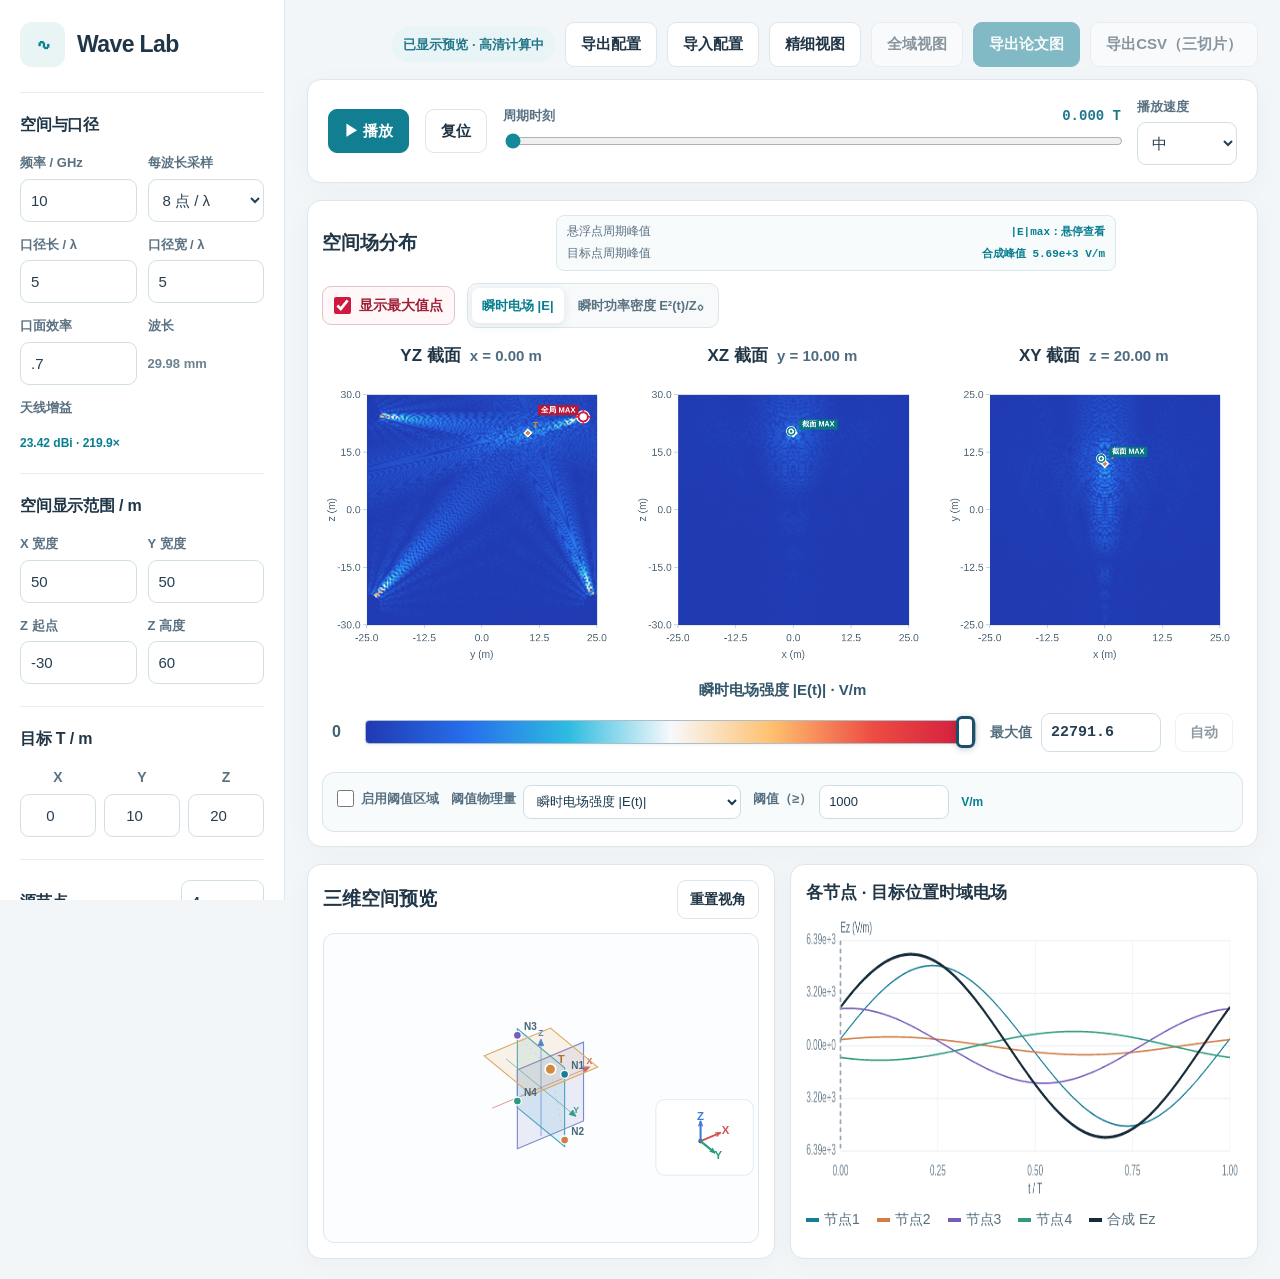
<file: WaveLab_3D_Offline.html>
<!doctype html>
<html lang="zh-CN"><head><meta charset="utf-8"><meta name="viewport" content="width=device-width,initial-scale=1"><meta name="theme-color" content="#f3f6f8">
<title>Wave Lab | 三维空间切片</title><style>:root{--bg:#f3f6f8;--paper:#fff;--ink:#203647;--muted:#6b8190;--line:#dce7ec;--accent:#13899a;--a2:#e9f4f5;--violet:#6b66a9;--orange:#c78043}
*{box-sizing:border-box}
html{scroll-behavior:smooth}body{margin:0;color:var(--ink);background:var(--bg);font:15px/1.5 -apple-system,BlinkMacSystemFont,"Segoe UI","Microsoft YaHei",Arial,sans-serif}
button,input,select{font:inherit}button,select{cursor:pointer}button{border:1px solid var(--line);background:#fff;color:var(--ink);border-radius:9px;padding:10px 15px;font-weight:650}
button:hover{border-color:#91c0c9;background:#f6fcfd}button:focus-visible,input:focus-visible,select:focus-visible{outline:2px solid var(--accent);outline-offset:2px}
button.primary{background:#117e91;border-color:#117e91;color:#fff}button.primary:hover{background:#0f6d7c}button:disabled{opacity:.5;cursor:wait}
input[type=number],select{min-width:0;width:100%;height:43px;border:1px solid #d1e0e7;border-radius:9px;padding:8px 10px;background:#fff;color:#273e50}
input[type=range]{width:100%;accent-color:var(--accent)}
label{display:block;font-size:13px;color:#597183;font-weight:650;margin-bottom:6px}
.app{display:grid;grid-template-columns:322px minmax(0,1fr);min-height:100vh}
.sidebar{padding:22px 20px 30px;background:#fff;border-right:1px solid var(--line);position:sticky;top:0;max-height:100vh;overflow:auto;scrollbar-width:thin;z-index:2}
.brand{display:flex;gap:12px;align-items:center;margin-bottom:25px}.mark{display:grid;place-items:center;font-weight:800;font-size:23px;width:45px;height:45px;border-radius:12px;background:var(--a2);color:#0d8294}.brand-text{font-size:23px;font-weight:760;letter-spacing:-.6px}
.section{border-top:1px solid #e7eef1;padding-top:20px;margin-top:22px}.section h2{margin:0 0 16px;font-size:16px;font-weight:740;letter-spacing:-.2px}
.fields{display:grid;grid-template-columns:1fr 1fr;gap:13px 11px}.fields.triple{grid-template-columns:repeat(3,1fr);gap:8px}.fields.triple input{padding:7px 5px;text-align:center}.fields.triple label{font-size:12px;text-align:center}
.name-row{display:flex;align-items:center;justify-content:space-between;gap:8px;font-size:14px;font-weight:750;margin-bottom:13px}
.meta{color:var(--muted);font-size:13px}.inline-actions{display:flex;gap:7px}.inline-actions button{padding:7px 11px;font-size:13px}
.node{border:1px solid #dce8ec;border-radius:11px;padding:13px 12px;margin-bottom:10px;background:#fcfefe}.node-head{display:flex;gap:8px;align-items:center;font-weight:730;font-size:14px;margin-bottom:12px}.node-head .dot{width:9px;height:9px;border-radius:99px;display:inline-block}
.node-fields{display:grid;grid-template-columns:repeat(3,1fr);gap:10px 7px}.node-fields label{font-size:11px;text-align:center;margin-bottom:4px}.node-fields input{height:37px;font-size:13px;padding:7px 3px;text-align:center;border-radius:7px}
.main{padding:27px 32px 45px;max-width:1920px;min-width:0;width:100%;margin:auto}
.headline{display:flex;align-items:center;justify-content:flex-end;flex-wrap:wrap;gap:14px;margin-bottom:12px}
.top-actions{display:flex;gap:9px;align-items:center;flex-wrap:wrap}.status{font-size:13px;font-weight:650;background:#e8f4f5;border-radius:20px;padding:8px 11px;color:#237788}
.card{border:1px solid #dce7eb;border-radius:14px;background:#fff;box-shadow:0 5px 28px rgba(28,61,82,.033)}
.workbar{padding:17px 20px;display:flex;align-items:center;gap:16px;margin-bottom:17px;flex-wrap:wrap}
.workbar .timeline{flex:1;min-width:220px}.timeline .value{font-weight:750;color:#1d778d;font-family:Consolas,monospace;float:right;font-size:14px}
.select-inline{width:auto;min-width:90px;height:40px}.workbar .speed{width:100px}
.figure{padding:20px 20px 22px;margin-bottom:17px}.fig-head{display:flex;align-items:center;justify-content:space-between;gap:12px;flex-wrap:wrap;margin-bottom:13px}
.fig-head h2{font-size:19px;font-weight:770;margin:0}.field-max-readout{display:flex;flex-direction:column;gap:4px;flex:0 1 560px;min-width:420px;margin:0 auto;padding:7px 10px;border:1px solid #d9e8ed;border-radius:8px;background:#f8fbfc}.field-max-row{display:flex;align-items:baseline;justify-content:space-between;gap:8px;font-size:12px;line-height:1.45;white-space:nowrap}.field-max-row>span{color:#597183;flex:0 0 auto}.field-max-row strong{display:flex;align-items:baseline;justify-content:flex-end;gap:10px;color:#087e91;font-family:Consolas,monospace;font-size:11px;font-variant-numeric:tabular-nums;white-space:nowrap}.field-max-row strong span{color:#087e91}.mode{display:inline-flex;flex-wrap:wrap;max-width:100%;padding:4px;border:1px solid #dce7eb;border-radius:10px;background:#f7f9fa;gap:4px}
.mode button{border:0;background:transparent;color:#5a7383;padding:8px 10px;font-size:13px;white-space:nowrap;border-radius:7px}.mode button.selected{background:#fff;color:#087e91;box-shadow:0 2px 10px rgba(40,75,87,.11)}
.figure-layout{display:grid;grid-template-columns:repeat(3,minmax(0,1fr));gap:15px}.slice{min-width:0}.slice h3{display:flex;gap:9px;align-items:center;justify-content:center;font-size:15px;margin:5px 0 7px;font-weight:760}.slice h3 span{font-weight:600;font-size:13px;color:var(--muted)}
.slice canvas{display:block;width:100%;height:auto;aspect-ratio:580/675;cursor:crosshair}
.hintline{font-size:13px;color:#a05d26;margin-top:7px;display:none}
.lower{display:grid;grid-template-columns:1fr 1fr;gap:15px}.panel{padding:20px}.panel h2{margin:0 0 13px;font-size:17px}
.scene{height:275px;width:100%;background:linear-gradient(180deg,#fcfeff,#f7fafb);border:1px solid #e6eef1;border-radius:11px;display:block}
.trace{width:100%;height:280px;display:block}.legend{display:flex;gap:6px 14px;align-items:center;flex-wrap:wrap;margin-top:11px;color:#566f7f;font-size:13px}.legend i{display:inline-block;width:13px;height:4px;margin-right:5px;vertical-align:middle}
.info{display:flex;gap:8px 14px;flex-wrap:wrap;color:#526e7f;font-size:13px;margin-top:12px}.info strong{color:#1c4456}
.details{border-top:1px solid #e8eff2;margin-top:14px;padding-top:12px}.details summary{cursor:pointer;font-weight:630;color:#718696;font-size:13px}.details div{font-size:13px;line-height:1.85;color:#607a89;margin-top:9px}
.footer{margin:22px 0 0;display:flex;justify-content:flex-end;gap:16px;font-size:13px}.footer a{color:#6d8796;text-decoration:none}.footer a:hover{text-decoration:underline}
.lens{position:fixed;display:none;pointer-events:none;width:270px;background:#fff;padding:10px;border:1px solid #cfdee5;border-radius:12px;box-shadow:0 15px 45px rgba(28,51,63,.17);z-index:20}
.lens.show{display:block}.lens-head{font-size:15px;font-weight:760;margin-bottom:8px}.lens canvas{width:248px;height:248px;border:1px solid #dce6ec;image-rendering:pixelated}.lens-pos{font-family:Consolas,monospace;font-size:13px;line-height:1.5;margin-top:7px;color:#375a69}.lens-val,.lens-max-val{font-family:Consolas,monospace;font-size:14px;line-height:1.5;font-weight:750;margin-top:8px;color:#244b61}.lens-max-val{margin-top:9px;padding:8px 7px;border-top:2px solid #cf193e;border-radius:5px;background:#fff5f6;color:#a91532}
@media(max-width:1440px){.app{grid-template-columns:285px minmax(0,1fr)}.main{padding:22px}.figure-layout{gap:7px}.figure{padding:14px}.panel{padding:15px}}
@media(max-width:1020px){.figure-layout{grid-template-columns:repeat(2,minmax(0,1fr))}.lower{grid-template-columns:1fr}.figure-layout .slice:last-child{max-width:570px}}
@media(max-width:780px){.app{display:block}.sidebar{max-height:none;position:static;padding:20px}.main{padding:14px}.figure-layout{grid-template-columns:1fr}.figure-layout .slice:last-child{max-width:none}.workbar{gap:10px}.slice{max-width:600px;margin:auto}.lower{grid-template-columns:1fr}}


/* Saturated publication heatmap with one global color scale per figure */
:root{--palette-blue:#203ab2;--palette-red:#cf193e}
.fig-head{margin-bottom:11px}
.figure-layout{gap:13px}
.slice canvas{aspect-ratio:580/568}
.slice h3{font-size:17px;margin:4px 0 6px}
.slice h3 span{font-size:15px;color:#506d80}
.shared-scale{max-width:720px;margin:3px auto 8px;padding:3px 10px 0}
.shared-scale-unit{text-align:center;display:block;font-size:15px;font-weight:720;margin:0 0 11px;color:#34576c}
.shared-scale-track{display:flex;align-items:center;gap:15px;color:#426174;font-size:15px;font-variant-numeric:tabular-nums;font-weight:620}
.shared-scale-gradient{height:19px;border:1px solid #bed2db;border-radius:3px;flex:1;background:linear-gradient(to right,#203ab2 0%,#276fec 16.67%,#2ebce0 33.33%,#f7f9fb 50%,#ffc06e 66.67%,#ed4c43 83.33%,#cf193e 100%)}
.shared-scale-track span:last-child{min-width:80px;text-align:right}
.sampling-readout{font-size:14px;color:#356e82;line-height:1.55;padding:14px 0 0;font-weight:650;font-variant-numeric:tabular-nums}
.resolution-actions{display:flex;align-items:center;justify-content:flex-end;gap:9px;flex-wrap:wrap;padding:15px 3px 0;border-top:1px solid #edf2f5;margin-top:16px}
.resolution-actions button{font-size:14px;padding:9px 15px}
.resolution-summary{font-size:14px;font-weight:600;color:#5e7585;flex:1;min-width:220px}
.hintline{font-size:14px;color:#b0552e;line-height:1.6;padding:8px 4px 0;margin-top:3px}
.top-actions{gap:10px}
@media(max-width:780px){.shared-scale{margin:4px 0 10px}.shared-scale-track{gap:8px}.resolution-summary{flex-basis:100%;min-width:0}.resolution-actions{justify-content:flex-start}}

/* V8: readable labels, interactive orbit scene, no metadata confetti */
.fields.triple label{font-size:14px;font-weight:700}
.node-fields label{font-size:13px;color:#536d7d}
.node-fields input{font-size:15px;height:40px}
.slice h3 span{font-size:15px}
.scene{height:310px;cursor:grab;touch-action:none;user-select:none;border:1px solid #dce8ee;background:#fbfdfe}
.scene.dragging{cursor:grabbing}
.scene-heading{display:flex;align-items:center;justify-content:space-between;gap:12px;margin-bottom:14px}
.scene-heading h2{margin:0!important}
.scene-heading button{font-size:14px;padding:8px 12px}
.legend{font-size:14px;gap:9px 17px}
.footer{font-size:14px}
@media(max-width:780px){.scene{height:285px}.fields.triple label{font-size:14px}}


/* Interactive shared colorbar, keeping one physical display upper limit across all three cuts */
.shared-scale{max-width:1040px;margin:8px auto 10px;padding:4px 10px}
.shared-scale-track{gap:14px;align-items:center}
.shared-scale-track>span:first-child{font-size:16px;font-weight:730;min-width:19px}
.shared-scale-gradient{position:relative;min-width:180px;height:24px;border:1px solid #aebfc9;flex:1;overflow:visible;border-radius:4px;box-shadow:0 1px 3px rgba(22,49,67,.08)}
.shared-scale-gradient input[type="range"]{
 position:absolute;inset:0;top:-9px;width:100%;height:40px;min-width:0;margin:0;
 appearance:none;-webkit-appearance:none;background:transparent;border:0;outline-offset:3px;cursor:ew-resize;
}
.shared-scale-gradient input[type="range"]::-webkit-slider-runnable-track{background:transparent;height:24px}
.shared-scale-gradient input[type="range"]::-moz-range-track{background:transparent;height:24px}
.shared-scale-gradient input[type="range"]::-webkit-slider-thumb{
 appearance:none;-webkit-appearance:none;width:19px;height:32px;margin-top:-4px;
 background:#fff;border:3px solid #1a506b;border-radius:6px;box-shadow:0 1px 7px rgba(8,35,55,.24);cursor:ew-resize;
}
.shared-scale-gradient input[type="range"]::-moz-range-thumb{
 width:16px;height:29px;background:#fff;border:3px solid #1a506b;border-radius:6px;box-shadow:0 1px 7px rgba(8,35,55,.24);cursor:ew-resize;
}
.scale-max-control{display:flex;align-items:center;gap:9px;flex-shrink:0}
.scale-max-control label{margin:0;color:#526d7b;font-weight:680;font-size:14px;white-space:nowrap}
.scale-max-control input{width:120px;min-width:0;height:39px;font-size:15px;font-family:ui-monospace,Consolas,monospace;font-weight:660;padding:7px 9px}
.shared-scale-track #scaleAuto{height:39px;padding:8px 14px;font-size:14px;flex-shrink:0}
@media(max-width:860px){
 .shared-scale-track{flex-wrap:wrap;gap:10px}
 .shared-scale-gradient{flex-basis:calc(100% - 38px)}
 .scale-max-control{margin-left:25px}
}

/* Coplanar-array study and reusable simulation configurations */
.study-actions{margin-top:10px;display:grid;grid-template-columns:1fr 1fr;gap:8px}
.study-actions button{font-size:14px;padding:10px 8px;min-height:42px}
.study-panel{margin-bottom:17px}
.scene-heading{display:flex;align-items:center;justify-content:space-between;gap:12px;flex-wrap:wrap}
.scene-heading h2{margin:0 0 13px;font-size:19px}
#studyPlaneTitle{font-size:15px;font-weight:650;color:#436678;margin-bottom:13px}
/* Restore the simpler main view: hide the experimental coplanar-analysis UI. */
#studyControls,.study-panel{display:none!important;visibility:hidden!important}
.study-metrics{display:grid;grid-template-columns:repeat(3,minmax(0,1fr));gap:12px;margin:6px 0 22px}
.study-metric{border:1px solid #dce7eb;background:#fbfdfe;border-radius:11px;padding:15px;min-width:0}
.study-metric label{font-size:14px;color:#526f80;margin-bottom:8px}
.study-metric strong{display:block;font-size:22px;line-height:1.3;font-weight:780;color:#173f55;overflow-wrap:anywhere;font-variant-numeric:tabular-nums}
.study-metric span{display:block;font-size:14px;color:#637f8f;margin-top:6px;line-height:1.45;overflow-wrap:anywhere}
.scan-heading{display:grid;grid-template-columns:1fr 1fr;gap:16px;margin:0 0 5px}
.scan-heading h3{font-size:16px;margin:0 0 5px;font-weight:750}
.scan-charts{display:grid;grid-template-columns:1fr 1fr;gap:16px;align-items:start}
.scan-charts canvas{display:block;width:100%;height:auto;aspect-ratio:1000/330;border:1px solid #e4edf1;border-radius:10px;background:#fff}
.scan-footer{display:flex;align-items:center;justify-content:space-between;gap:14px;flex-wrap:wrap;border-top:1px solid #e7eef1;padding-top:14px;margin-top:12px}
#scanSummary{font-size:15px;line-height:1.55;font-weight:620;color:#34566a;flex:1;min-width:240px}
@media(max-width:1200px){.study-metrics{grid-template-columns:repeat(2,minmax(0,1fr))}.scan-charts{grid-template-columns:1fr}.scan-heading{grid-template-columns:1fr}}
@media(max-width:600px){.study-metrics{grid-template-columns:1fr}.study-actions{grid-template-columns:1fr}.study-metric strong{font-size:20px}}

/* Current-time global and per-slice maximum markers */
.fig-tools{display:flex;align-items:center;justify-content:flex-end;gap:12px;flex-wrap:wrap}
.max-toggle{display:flex;align-items:center;gap:8px;margin:0;padding:8px 11px;border:1px solid #e0c4cc;border-radius:9px;background:#fff7f8;color:#9e2038;font-size:14px;font-weight:750;white-space:nowrap}
.max-toggle input{width:17px;height:17px;margin:0;accent-color:#cf193e}
.max-point-readout{display:flex;flex-direction:column;gap:4px;margin:0 0 13px;padding:10px 13px;border:1px solid #f0d6d9;border-left:4px solid #cf193e;border-radius:9px;background:#fffafb;line-height:1.55;overflow-wrap:anywhere}
.max-global{font-size:15px;font-weight:800;color:#a91e37;font-variant-numeric:tabular-nums}
.max-local{font-size:13px;font-weight:620;color:#3e5d70;font-variant-numeric:tabular-nums}
@media(max-width:900px){.field-max-readout{order:1;flex:1 0 100%;margin:0}.fig-tools{order:2;width:100%;justify-content:space-between}}
@media(max-width:600px){.fig-tools{align-items:flex-start}.max-toggle{font-size:13px}.field-max-row{align-items:flex-start;flex-direction:column;gap:3px;white-space:normal}.field-max-row strong{justify-content:flex-start;flex-wrap:wrap}}


/* Show Ex/Ey/Ez at the phase of the 3-D vector peak for direct RSS verification. */
.field-component-row strong{display:block;text-align:right;font-size:10px;line-height:1.35;white-space:normal;font-weight:650}
.lens-components{margin-top:7px;padding-top:7px;border-top:1px solid #dce6ec;color:#087e91;font-size:11px;line-height:1.45;font-weight:650;overflow-wrap:anywhere}
@media(max-width:600px){.field-component-row strong{text-align:left}}

/* Threshold region controls */
.threshold-controls{display:flex;align-items:center;gap:12px;flex-wrap:wrap;margin-top:16px;padding:12px 14px;border:1px solid #d8e5eb;border-radius:12px;background:#f8fbfc;color:#234456;font-size:13px}
.threshold-enable{display:flex;align-items:center;gap:7px;font-weight:750;white-space:nowrap}
.threshold-enable input{width:17px;height:17px;margin:0;accent-color:#087e91}
.threshold-field{display:flex;align-items:center;gap:7px;white-space:nowrap}
.threshold-field label{font-weight:650;color:#587283}
.threshold-field select,.threshold-field input{height:34px;border:1px solid #cbdde5;border-radius:8px;background:#fff;color:#17394d;padding:0 9px;font:inherit}
.threshold-field select{min-width:140px}
.threshold-value-field input{width:130px;font-variant-numeric:tabular-nums}
#thresholdUnit{font-size:12px;color:#087e91;min-width:42px}
.threshold-note{color:#6d8492;font-size:12px}
.threshold-controls.enabled{border-color:#111;background:#f5f5f5}
.threshold-controls.enabled .threshold-note{color:#303030}
@media(max-width:700px){.threshold-controls{align-items:flex-start;gap:10px}.threshold-note{flex-basis:100%}}


/* Antenna gain and per-node EIRP readouts */
.antenna-gain-value{font-size:12px;line-height:1.35;white-space:normal;overflow-wrap:anywhere;color:#087e91}
.readonly-metric{min-width:0}
.readonly-metric label{font-size:11px;text-align:center;display:block;margin-bottom:4px;color:var(--muted)}
.metric-value{min-height:31px;display:flex;align-items:center;justify-content:center;border:1px solid #cbdde5;border-radius:7px;background:#f4fafb;color:#126f82;padding:4px 2px;text-align:center;font:700 10px/1.2 Consolas,monospace;overflow-wrap:anywhere}
.metric-subvalue{display:block;text-align:center;color:var(--muted);font-size:9px;line-height:1.25;margin-top:3px;white-space:nowrap}


/* Pulse-power convention: RF envelope peak, not long-term duty-cycle average. */
.pulse-power-note{margin:9px 0 12px;padding:9px 10px;border:1px solid #d4e5ec;border-radius:9px;background:#f6fafc;color:#526a79;font-size:11px;line-height:1.55}
.pulse-power-note strong{color:#087e91}


/* Keep numerical units and metrics; omit explanatory microcopy. */
.pulse-power-note,.threshold-note,.cycle-physics-note,
#coherenceSub,#planeRangeSub,#scanSummary{display:none!important}
.study-metric span{font-size:12px}

</style></head>
<body><div class="app">
<aside class="sidebar">
 <div class="brand"><div class="mark">∿</div><div class="brand-text">Wave Lab</div></div>
 <section class="section"><h2>空间与口径</h2>
  <div class="fields">
   <div><label for="freq">频率 / GHz</label><input id="freq" type="number" min=".2" max="100" step="any" value="10"></div>
   <div><label for="pointsPerWave">每波长采样</label><select id="pointsPerWave"><option value="8" selected>8 点 / λ</option><option value="16">16 点 / λ</option></select></div>
   <div><label for="apX">口径长 / λ</label><input id="apX" type="number" min=".5" max="30" value="5" step=".5"></div>
   <div><label for="apY">口径宽 / λ</label><input id="apY" type="number" min=".5" max="30" value="5" step=".5"></div>
   <div><label for="eta">口面效率</label><input id="eta" type="number" min=".01" max="1" value=".7" step=".05"></div>
   <div><label>波长</label><div id="lambdaValue" class="meta" style="padding-top:12px;font-weight:750">29.98 mm</div></div>
   <div><label>天线增益</label><div id="antennaGainValue" class="meta antenna-gain-value" style="padding-top:12px;font-weight:750" title="由口面效率、口径和波长计算">23.42 dBi</div></div>
  </div>
 </section>
 <section class="section"><h2>空间显示范围 / m</h2><div class="fields">
  <div><label for="Lx">X 宽度</label><input id="Lx" type="number" min=".05" max="500" step="any" value="50"></div>
  <div><label for="Ly">Y 宽度</label><input id="Ly" type="number" min=".05" max="500" step="any" value="50"></div>
  <div><label for="zMin">Z 起点</label><input id="zMin" type="number" step="any" value="-30"></div>
  <div><label for="Lz">Z 高度</label><input id="Lz" type="number" min=".05" max="500" step="any" value="60"></div>
 </div></section>

 <section class="section"><h2>目标 T / m</h2><div class="fields triple">
  <div><label for="targetX">X</label><input id="targetX" type="number" step="any" value="0"></div>
  <div><label for="targetY">Y</label><input id="targetY" type="number" step="any" value="10"></div>
  <div><label for="targetZ">Z</label><input id="targetZ" type="number" step="any" value="20"></div>
 </div></section>

 <section class="section" id="studyControls">
  <h2>共面干涉研究</h2>
  <div class="fields">
   <div><label for="studyAxis">平面法向</label><select id="studyAxis"><option value="x" selected>X · YZ 平面</option><option value="y">Y · XZ 平面</option><option value="z">Z · XY 平面</option></select></div>
   <div><label for="studyCoord">平面位置 / m</label><input id="studyCoord" type="number" step="any" value="0"></div>
   <div><label for="scanSpan">穿面半宽 / λ</label><input id="scanSpan" type="number" min=".1" max="1000" step="any" value="5"></div>
   <div><label for="scanAimMode">扫描时天线朝向</label><select id="scanAimMode"><option value="track" selected>随目标跟踪</option><option value="fixed">保持当前朝向</option></select></div>
  </div>
  <div class="inline-actions study-actions"><button id="detectStudyPlane" type="button">识别节点平面</button><button id="applyStudyPlane" type="button">查看该平面</button></div>
  <div class="inline-actions study-actions"><button id="projectNodes" type="button">节点投影到平面</button><button id="scanThroughPlane" class="primary" type="button">扫描目标穿面</button></div>
 </section>

 <section class="section"><div class="name-row"><h2 style="margin:0">源节点</h2><input id="count" type="number" min="1" max="64" step="1" value="4" style="width:83px" aria-label="节点数量"></div>
 <div class="inline-actions" style="margin-bottom:13px"><button id="equalPhase">同相</button><button id="randomPhase">随机相位</button></div>
 
 <div id="nodes"></div></section>
</aside>
<main class="main">
 <header class="headline"><div class="top-actions"><span class="status" id="status">就绪</span><button id="exportConfig" type="button">导出配置</button><button id="importConfig" type="button">导入配置</button><input id="importConfigFile" type="file" accept=".json,application/json" hidden><button id="localDetail" type="button">精细视图</button><button id="restoreOverview" type="button" disabled>全域视图</button><button id="exportPNG" class="primary">导出论文图</button><button id="exportCSV">导出CSV（三切片）</button></div></header>
 <div class="workbar card"><button id="play" class="primary">▶ 播放</button><button id="reset">复位</button>
   <div class="timeline"><label for="time">周期时刻 <span id="timeValue" class="value">0.000 T</span></label><input type="range" id="time" min="0" max="1" step=".001" value="0"></div>
   <div class="speed"><label for="speed">播放速度</label><select id="speed"><option value=".25">慢</option><option value=".5" selected>中</option><option value="1">快</option></select></div>
 </div>
 <section class="figure card"><div class="fig-head"><h2>空间场分布</h2><div class="field-max-readout" aria-live="polite" aria-label="悬浮点与目标点的周期峰值"><div class="field-max-row"><span>悬浮点周期峰值</span><strong><span id="hoverTotalEmax">|E|max：悬停查看</span><span id="hoverTotalSmax" style="display:none">|S|max：悬停查看</span><span id="hoverTotalQmax" style="display:none">E²/Z₀：悬停查看</span></strong></div><div class="field-max-row"><span>目标点周期峰值</span><strong><span id="targetTotalEmax">|E|max：—</span><span id="targetTotalSmax" style="display:none">|S|max：—</span><span id="targetTotalQmax" style="display:none">E²/Z₀：—</span></strong></div></div><div class="fig-tools">
    <label class="max-toggle" for="showMaxPoint"><input id="showMaxPoint" type="checkbox" checked>显示最大值点</label>
    <div class="mode"><button id="modeE" class="selected">瞬时电场 |E|</button><button id="modeP" title="按当前时刻总电场计算 E²(t)/Z₀">瞬时功率密度 E²(t)/Z₀</button></div>
  </div></div>
  <div class="figure-layout">
   <div class="slice"><h3>YZ 截面 <span id="labelX">x = 0 m</span></h3><canvas id="plotX" width="580" height="568" aria-label="YZ 截面场图"></canvas></div>
   <div class="slice"><h3>XZ 截面 <span id="labelY">y = 0 m</span></h3><canvas id="plotY" width="580" height="568" aria-label="XZ 截面场图"></canvas></div>
   <div class="slice"><h3>XY 截面 <span id="labelZ">z = 50 m</span></h3><canvas id="plotZ" width="580" height="568" aria-label="XY 截面场图"></canvas></div>
  </div>
  <div class="shared-scale" aria-label="三张切片统一色标">
    <span class="shared-scale-unit" id="scaleUnit">瞬时电场强度 · V/m</span>
    <div class="shared-scale-track">
      <span>0</span>
      <div class="shared-scale-gradient" id="scaleGradient">
        <input id="scaleLimit" type="range" min="0" max="1000" step="1" value="1000" aria-label="拖动调整色标最大值" title="拖动调整颜色显示上限">
      </div>
      <div class="scale-max-control">
        <label for="scaleMax">最大值</label>
        <input id="scaleMax" type="number" min="0" step="any" inputmode="decimal" aria-label="直接输入色标最大值">
      </div>
      <button type="button" id="scaleAuto" title="恢复自动色标">自动</button>
    </div>
  </div>

  <div id="thresholdControls" class="threshold-controls" aria-label="阈值区域可视化">
   <label class="threshold-enable" for="thresholdEnabled"><input id="thresholdEnabled" type="checkbox">启用阈值区域</label>
   <div class="threshold-field"><label for="thresholdMode">阈值物理量</label><select id="thresholdMode"><option value="E">瞬时电场强度 |E(t)|</option><option value="P">瞬时电场等效功率密度 E²(t)/Z₀</option></select></div>
   <div class="threshold-field threshold-value-field"><label for="thresholdValue">阈值（≥）</label><input id="thresholdValue" type="number" min="0" step="any" value="1000"></div>
   <strong id="thresholdUnit">V/m</strong>
   
  </div>

 </section>
 <section class="card panel study-panel">
  <div class="scene-heading"><h2>共面干涉分析</h2><div id="studyPlaneTitle">YZ 平面 · x = 0 m</div></div>
  <div class="study-metrics">
   <div class="study-metric"><label>目标点瞬时电场</label><strong id="targetEStat">—</strong><span>V/m</span></div>
   <div class="study-metric"><label>目标点周期最大电场</label><strong id="targetEMaxStat">—</strong><span>V/m</span></div>
   <div class="study-metric"><label>目标点瞬时功率通量</label><strong id="targetSStat">—</strong><span>W/cm²</span></div>
   <div class="study-metric"><label>目标点周期最大功率通量</label><strong id="targetSMaxStat">—</strong><span>W/cm²</span></div>
   <div class="study-metric"><label>目标点电场等效峰值功率密度</label><strong id="targetQStat">—</strong><span>W/cm²</span></div>
   <div class="study-metric"><label>目标点相干合成比</label><strong id="coherenceStat">—</strong><span id="coherenceSub">参考：各节点电场相量模平方之和</span></div>
   <div class="study-metric"><label id="planeRangeLabel">当前平面场值范围</label><strong id="planeRangeStat">—</strong><span id="planeRangeSub">—</span></div>
  </div>
  <div class="scan-heading"><h3 id="scanFieldTitle">目标穿面场强</h3><h3>相干合成比</h3></div>
  <div class="scan-charts"><canvas id="planeScanField" width="1000" height="330" aria-label="目标穿面场强曲线"></canvas><canvas id="planeScanRatio" width="1000" height="330" aria-label="目标穿面相干合成比曲线"></canvas></div>
  <div class="scan-footer"><div id="scanSummary">设置研究平面后，点击“扫描目标穿面”。</div><button id="exportScan" type="button" disabled>导出穿面扫描 CSV</button></div>
 </section>
 <div class="lower">
  <section class="card panel"><div class="scene-heading"><h2>三维空间预览</h2><button id="resetView" type="button" aria-label="重置三维视角">重置视角</button></div>
 <svg id="scene3d" class="scene" viewBox="0 0 650 275" role="img" tabindex="0" aria-label="三维空间预览：鼠标拖动可旋转，滚轮可缩放；右下角显示坐标轴"></svg></section>
  <section class="card panel"><h2>各节点 · 目标位置时域电场</h2><canvas id="trace" class="trace" width="860" height="310"></canvas><div id="legend" class="legend"></div></section>
 </div>
 
</main></div>
<div id="lens" class="lens" aria-hidden="true"><div class="lens-head">局部放大 · 5×</div><canvas id="lensCanvas" width="444" height="444"></canvas><div class="lens-pos" id="lensCoord">—</div><div class="lens-val" id="lensReading">—</div><div class="lens-max-val" id="lensMaxReading">—</div><div class="lens-components" id="lensComponents">峰值分量：—</div></div>
<script id="waveLabWorkerCode" type="text/plain">/* Wave Lab 3D: independent, low-power, ideal rectangular-aperture propagation.
   Units: m, Hz, W, peak E (V/m), H (A/m). No finite-aperture near field. */
(function(root){
  "use strict";
  const C=299792458, Z0=376.730313668, TWO=2*Math.PI;
  const clamp=(a,lo,hi)=>Math.max(lo,Math.min(hi,a));
  const sinc=x=>Math.abs(x)<1e-10?1:Math.sin(x)/x;
  const AXES=["x","y","z"];
  const NAMES=["erx","eix","ery","eiy","erz","eiz","hrx","hix","hry","hiy","hrz","hiz"];
  function frame(src,target){
    let nx=target.x-src.x,ny=target.y-src.y,nz=target.z-src.z;
    let r=Math.hypot(nx,ny,nz);
    if(r<1e-8){ nx=0;ny=0;nz=1;r=1; }
    nx/=r;ny/=r;nz/=r;
    let ux,uy,uz,vx,vy,vz;
    if(nz>-0.9999){
      const d=1+nz;
      ux=1-nx*nx/d;uy=-nx*ny/d;uz=-nx;
      vx=-nx*ny/d;vy=1-ny*ny/d;vz=-ny;
    }else{
      ux=1;uy=0;uz=0;vx=0;vy=-1;vz=0;
    }
    let px=-nz*nx,py=-nz*ny,pz=1-nz*nz;
    let pm=Math.hypot(px,py,pz);
    if(pm<1e-8){
      px=1-nx*nx;py=-nx*ny;pz=-nx*nz;
      pm=Math.hypot(px,py,pz);
    }
    if(pm>1e-8){px/=pm;py/=pm;pz/=pm;}else{px=1;py=0;pz=0;}
    return {nx,ny,nz,ux,uy,uz,vx,vy,vz,px,py,pz};
  }
  function planePoint(p,axis,u,v){
    const cx=p.centerX||0,cy=p.centerY||0;
    if(axis==="x") return {x:p.cuts.x,y:cy+(u-.5)*p.Ly,z:p.zMin+(1-v)*p.Lz};
    if(axis==="y") return {x:cx+(u-.5)*p.Lx,y:p.cuts.y,z:p.zMin+(1-v)*p.Lz};
    return {x:cx+(u-.5)*p.Lx,y:cy+(.5-v)*p.Ly,z:p.cuts.z};
  }
  function ranges(p,axis){
    if(axis==="x")return {hMin:(p.centerY||0)-p.Ly/2,hMax:(p.centerY||0)+p.Ly/2,vMin:p.zMin,vMax:p.zMin+p.Lz,hName:"y",vName:"z",constant:"x"};
    if(axis==="y")return {hMin:(p.centerX||0)-p.Lx/2,hMax:(p.centerX||0)+p.Lx/2,vMin:p.zMin,vMax:p.zMin+p.Lz,hName:"x",vName:"z",constant:"y"};
    return {hMin:(p.centerX||0)-p.Lx/2,hMax:(p.centerX||0)+p.Lx/2,vMin:(p.centerY||0)-p.Ly/2,vMax:(p.centerY||0)+p.Ly/2,hName:"x",vName:"y",constant:"z"};
  }
  function localPoint(p,axis,x,y){
    const r=ranges(p,axis),u=(x-r.hMin)/(r.hMax-r.hMin),v=(r.vMax-y)/(r.vMax-r.vMin);
    return planePoint(p,axis,u,v);
  }
  function projectPoint(p,axis,world){
    const r=ranges(p,axis),h=world[r.hName],v=world[r.vName];
    return {u:(h-r.hMin)/(r.hMax-r.hMin),v:(r.vMax-v)/(r.vMax-r.vMin),dist:Math.abs(world[axis]-p.cuts[axis])};
  }
  function prepared(p){
    const lambda=C/(p.freq*1e9),k=TWO/lambda;
    const maxD=lambda*Math.hypot(p.apX,p.apY);
    const far=2*maxD*maxD/lambda;
    const gain=4*Math.PI*p.eta*p.apX*p.apY;
    return {lambda,k,far,gain,nodes:p.nodes.map(s=>({src:s,axes:frame(s,p.target)}))};
  }
  function zero(){
    return {erx:0,eix:0,ery:0,eiy:0,erz:0,eiz:0,hrx:0,hix:0,hry:0,hiy:0,hrz:0,hiz:0};
  }
  function add(acc,xyz,node,p,pc){
    const s=node.src,f=node.axes;
    if(!(s.power>0))return;
    const px=xyz.x-s.x,py=xyz.y-s.y,pz=xyz.z-s.z;
    const R=Math.hypot(px,py,pz);
    if(R<Math.max(pc.far,0.01))return;
    const dx=px/R,dy=py/R,dz=pz/R;
    const dir=dx*f.nx+dy*f.ny+dz*f.nz;
    if(dir<=0)return;
    const u=dx*f.ux+dy*f.uy+dz*f.uz,v=dx*f.vx+dy*f.vy+dz*f.vz;
    const pat=sinc(Math.PI*p.apX*u)*sinc(Math.PI*p.apY*v)*(1+dir)*0.5;
    const amp=Math.sqrt(Z0*s.power*pc.gain/(4*Math.PI*R*R))*pat;
    const dot=f.px*dx+f.py*dy+f.pz*dz;
    let ex=f.px-dot*dx,ey=f.py-dot*dy,ez=f.pz-dot*dz;
    const em=Math.hypot(ex,ey,ez);
    if(em<1e-8)return;
    ex=amp*ex/em;ey=amp*ey/em;ez=amp*ez/em;
    const hx=(dy*ez-dz*ey)/Z0,hy=(dz*ex-dx*ez)/Z0,hz=(dx*ey-dy*ex)/Z0;
    const phase=(pc.k*R+s.phase*Math.PI/180)%TWO,co=Math.cos(phase),si=Math.sin(phase);
    acc.erx+=ex*co;acc.eix+=ex*si;
    acc.ery+=ey*co;acc.eiy+=ey*si;
    acc.erz+=ez*co;acc.eiz+=ez*si;
    acc.hrx+=hx*co;acc.hix+=hx*si;
    acc.hry+=hy*co;acc.hiy+=hy*si;
    acc.hrz+=hz*co;acc.hiz+=hz*si;
  }
  function fieldAtAimed(p,xyz,aimTarget,only){
    const aimed={...p,target:aimTarget||p.target},pc=prepared(aimed),acc=zero();
    for(let i=0;i<pc.nodes.length;i++)if(only===undefined||only===i)add(acc,xyz,pc.nodes[i],aimed,pc);
    return acc;
  }
  function fieldAt(p,xyz,only){ return fieldAtAimed(p,xyz,p.target,only); }
  function instantaneous(a,t){
    const c=Math.cos(TWO*t),s=Math.sin(TWO*t);
    const ex=a.erx*c+a.eix*s,ey=a.ery*c+a.eiy*s,ez=a.erz*c+a.eiz*s;
    const hx=a.hrx*c+a.hix*s,hy=a.hry*c+a.hiy*s,hz=a.hrz*c+a.hiz*s;
    const sx=(ey*hz-ez*hy)/1e4,sy=(ez*hx-ex*hz)/1e4,sz=(ex*hy-ey*hx)/1e4;
    return {ex,ey,ez,hx,hy,hz,E:Math.hypot(ex,ey,ez),S:Math.hypot(sx,sy,sz),sx,sy,sz};
  }
  function compute(p,n,axes=AXES){
    const pc=prepared(p);
    const output={n,lambda:pc.lambda,far:pc.far,axes:{},stats:{cells:0}};
    for(const axis of axes){
      const f={};for(const name of NAMES)f[name]=new Float32Array(n*n);
      for(let j=0;j<n;j++){
        for(let i=0;i<n;i++){
          const xyz=planePoint(p,axis,(i+.5)/n,(j+.5)/n),a=zero();
          for(const node of pc.nodes)add(a,xyz,node,p,pc);
          const k=j*n+i;for(const name of NAMES)f[name][k]=a[name];
        }
      }
      output.axes[axis]={fields:f};
      output.stats.cells+=n*n;
    }
    return output;
  }
  function viewAt(result,axis,index){
    const f=result.axes[axis].fields,a={};
    for(const name of NAMES)a[name]=f[name][index];
    return a;
  }
  root.Field3D={C,Z0,AXES,NAMES,frame,prepared,planePoint,ranges,localPoint,projectPoint,fieldAt,fieldAtAimed,instantaneous,compute,viewAt,clamp};
})(typeof self!=="undefined"?self:globalThis);

const Field3D=self.Field3D;
"use strict";

self.onmessage=function(event){
  try {
    const p=event.data.params,n=event.data.n;
    if(!Number.isInteger(n)||n<32||n>1000)throw Error("Grid out of range");
    function transferResult(result,preview){
      const buffers=[];
      for(const ax of Field3D.AXES){
        const fields=result.axes[ax].fields;
        for(const name of Field3D.NAMES)buffers.push(fields[name].buffer);
      }
      self.postMessage({ok:true,preview,result,token:event.data.token},buffers);
    }
    if(n>256){
      // Send a quick visible result while the same worker refines all three cuts.
      const preview=Field3D.compute(p,160);
      transferResult(preview,true);
    }
    const result=Field3D.compute(p,n);
    transferResult(result,false);
  }catch(error){
    self.postMessage({ok:false,error:String(error),token:event.data.token});
  }
};</script>
<script>(function(){let u=null;window.__waveLabWorkerURL=function(){if(!u){u=URL.createObjectURL(new Blob([document.getElementById("waveLabWorkerCode").textContent],{type:"text/javascript"}));}return u;};})();</script>
<script>/* Wave Lab 3D: independent, low-power, ideal rectangular-aperture propagation.
   Units: m, Hz, W, peak E (V/m), H (A/m). No finite-aperture near field. */
(function(root){
  "use strict";
  const C=299792458, Z0=376.730313668, TWO=2*Math.PI;
  const clamp=(a,lo,hi)=>Math.max(lo,Math.min(hi,a));
  const sinc=x=>Math.abs(x)<1e-10?1:Math.sin(x)/x;
  const AXES=["x","y","z"];
  const NAMES=["erx","eix","ery","eiy","erz","eiz","hrx","hix","hry","hiy","hrz","hiz"];
  function frame(src,target){
    let nx=target.x-src.x,ny=target.y-src.y,nz=target.z-src.z;
    let r=Math.hypot(nx,ny,nz);
    if(r<1e-8){ nx=0;ny=0;nz=1;r=1; }
    nx/=r;ny/=r;nz/=r;

    // Keep the aperture coordinate frame unchanged so rectangular-aperture
    // pattern orientation is independent of the selected polarization.
    let ux,uy,uz,vx,vy,vz;
    if(nz>-0.9999){
      const d=1+nz;
      ux=1-nx*nx/d;uy=-nx*ny/d;uz=-nx;
      vx=-nx*ny/d;vy=1-ny*ny/d;vz=-ny;
    }else{
      ux=1;uy=0;uz=0;vx=0;vy=-1;vz=0;
    }

    // Default vertical polarization: project global +Z onto the plane
    // transverse to the boresight. A Z-directed wave cannot have E parallel
    // to Z, so use projected +X only for the near-vertical-boresight singularity.
    let px=-nz*nx,py=-nz*ny,pz=1-nz*nz;
    let pm=Math.hypot(px,py,pz);
    if(pm<1e-8){
      px=1-nx*nx;py=-nx*ny;pz=-nx*nz;
      pm=Math.hypot(px,py,pz);
    }
    if(pm>1e-8){px/=pm;py/=pm;pz/=pm;}
    else{px=1;py=0;pz=0;}
    return {nx,ny,nz,ux,uy,uz,vx,vy,vz,px,py,pz};
  }
  
  function planePoint(p,axis,u,v){
    const cx=p.centerX||0,cy=p.centerY||0;
    if(axis==="x") return {x:p.cuts.x,y:cy+(u-.5)*p.Ly,z:p.zMin+(1-v)*p.Lz};
    if(axis==="y") return {x:cx+(u-.5)*p.Lx,y:p.cuts.y,z:p.zMin+(1-v)*p.Lz};
    return {x:cx+(u-.5)*p.Lx,y:cy+(.5-v)*p.Ly,z:p.cuts.z};
  }
  function ranges(p,axis){
    if(axis==="x")return {hMin:(p.centerY||0)-p.Ly/2,hMax:(p.centerY||0)+p.Ly/2,vMin:p.zMin,vMax:p.zMin+p.Lz,hName:"y",vName:"z",constant:"x"};
    if(axis==="y")return {hMin:(p.centerX||0)-p.Lx/2,hMax:(p.centerX||0)+p.Lx/2,vMin:p.zMin,vMax:p.zMin+p.Lz,hName:"x",vName:"z",constant:"y"};
    return {hMin:(p.centerX||0)-p.Lx/2,hMax:(p.centerX||0)+p.Lx/2,vMin:(p.centerY||0)-p.Ly/2,vMax:(p.centerY||0)+p.Ly/2,hName:"x",vName:"y",constant:"z"};
  }
  function localPoint(p,axis,x,y){
    const r=ranges(p,axis),u=(x-r.hMin)/(r.hMax-r.hMin),v=(r.vMax-y)/(r.vMax-r.vMin);
    return planePoint(p,axis,u,v);
  }
  function projectPoint(p,axis,world){
    const r=ranges(p,axis),h=world[r.hName],v=world[r.vName];
    return {u:(h-r.hMin)/(r.hMax-r.hMin),v:(r.vMax-v)/(r.vMax-r.vMin),dist:Math.abs(world[axis]-p.cuts[axis])};
  }
  function prepared(p){
    const lambda=C/(p.freq*1e9),k=TWO/lambda;
    const maxD=lambda*Math.hypot(p.apX,p.apY);
    const far=2*maxD*maxD/lambda;
    const gain=4*Math.PI*p.eta*p.apX*p.apY;
    return {lambda,k,far,gain,nodes:p.nodes.map(s=>({src:s,axes:frame(s,p.target)}))};
  }
  function zero(){
    return {erx:0,eix:0,ery:0,eiy:0,erz:0,eiz:0,hrx:0,hix:0,hry:0,hiy:0,hrz:0,hiz:0};
  }
  function add(acc,xyz,node,p,pc){
    const s=node.src,f=node.axes;
    if(!(s.power>0))return;
    const px=xyz.x-s.x,py=xyz.y-s.y,pz=xyz.z-s.z;
    const R=Math.hypot(px,py,pz);
    if(R<Math.max(pc.far,0.01))return; // model invalid in the local element near field
    const dx=px/R,dy=py/R,dz=pz/R;
    const dir=dx*f.nx+dy*f.ny+dz*f.nz;
    if(dir<=0)return;  // forward-hemisphere model only
    const u=dx*f.ux+dy*f.uy+dz*f.uz, v=dx*f.vx+dy*f.vy+dz*f.vz;
    const pat=sinc(Math.PI*p.apX*u)*sinc(Math.PI*p.apY*v)*(1+dir)*0.5;
    const amp=Math.sqrt(Z0*s.power*pc.gain/(4*Math.PI*R*R))*pat;

    // Far-field E is transverse to the observation ray. Start from the
    // source's Z-polarization vector, then project it onto that transverse plane.
    const dot=f.px*dx+f.py*dy+f.pz*dz;
    let ex=f.px-dot*dx,ey=f.py-dot*dy,ez=f.pz-dot*dz;
    const em=Math.hypot(ex,ey,ez);
    if(em<1e-8)return;
    ex=amp*ex/em;ey=amp*ey/em;ez=amp*ez/em;
    const hx=(dy*ez-dz*ey)/Z0,hy=(dz*ex-dx*ez)/Z0,hz=(dx*ey-dy*ex)/Z0;
    const phase=(pc.k*R+s.phase*Math.PI/180)%TWO,co=Math.cos(phase),si=Math.sin(phase);
    acc.erx+=ex*co;acc.eix+=ex*si;
    acc.ery+=ey*co;acc.eiy+=ey*si;
    acc.erz+=ez*co;acc.eiz+=ez*si;
    acc.hrx+=hx*co;acc.hix+=hx*si;
    acc.hry+=hy*co;acc.hiy+=hy*si;
    acc.hrz+=hz*co;acc.hiz+=hz*si;
  }
  
  function fieldAtAimed(p,xyz,aimTarget,only){
    const aimed={...p,target:aimTarget||p.target},pc=prepared(aimed),acc=zero();
    for(let i=0;i<pc.nodes.length;i++)if(only===undefined||only===i)add(acc,xyz,pc.nodes[i],aimed,pc);
    return acc;
  }
  function fieldAt(p,xyz,only){ return fieldAtAimed(p,xyz,p.target,only); }
  function instantaneous(a,t){
    const c=Math.cos(TWO*t),s=Math.sin(TWO*t);
    const ex=a.erx*c+a.eix*s,ey=a.ery*c+a.eiy*s,ez=a.erz*c+a.eiz*s;
    const hx=a.hrx*c+a.hix*s,hy=a.hry*c+a.hiy*s,hz=a.hrz*c+a.hiz*s;
    const sx=(ey*hz-ez*hy)/1e4,sy=(ez*hx-ex*hz)/1e4,sz=(ex*hy-ey*hx)/1e4;
    return {ex,ey,ez,hx,hy,hz,E:Math.hypot(ex,ey,ez),S:Math.hypot(sx,sy,sz),sx,sy,sz};
  }
  function compute(p,n,axes=AXES){
    const pc=prepared(p);
    const output={n,lambda:pc.lambda,far:pc.far,axes:{},stats:{cells:0}};
    for(const axis of axes){
      const f={};for(const name of NAMES)f[name]=new Float32Array(n*n);
      for(let j=0;j<n;j++){
        for(let i=0;i<n;i++){
          const xyz=planePoint(p,axis,(i+.5)/n,(j+.5)/n),a=zero();
          for(const node of pc.nodes)add(a,xyz,node,p,pc);
          const k=j*n+i;for(const name of NAMES)f[name][k]=a[name];
        }
      }
      output.axes[axis]={fields:f};
      output.stats.cells+=n*n;
    }
    return output;
  }
  function viewAt(result,axis,index){
    const f=result.axes[axis].fields,a={};
    for(const name of NAMES)a[name]=f[name][index];
    return a;
  }
  root.Field3D={C,Z0,AXES,NAMES,frame,prepared,planePoint,ranges,localPoint,projectPoint,fieldAt,fieldAtAimed,instantaneous,compute,viewAt,clamp};
})(typeof self!=="undefined"?self:globalThis);
</script>
<script>(function(){
"use strict";
const $=id=>document.getElementById(id),F=Field3D,PI=Math.PI,TWO=2*PI;
const colors=["#177e97","#d17d45","#785cba","#2e9a80","#cc5d80","#988249","#5076b1","#668b93"];
const state={
 freq:10,apX:5,apY:5,eta:.7,n:1000,pointsPerWave:8,centerX:0,centerY:0,savedOverview:null,Lx:50,Ly:50,Lz:60,zMin:-30,
 target:{x:0,y:10,z:20},cuts:{x:0,y:10,z:20},
 nodes:[{x:0,y:25,z:25,phase:-63,power:1000000},{x:0,y:25,z:-25,phase:-38,power:1000000},{x:0,y:-25,z:25,phase:-110,power:1000000},{x:0,y:-25,z:-25,phase:-3,power:1000000}],
 t:0,playing:false,speed:.5,mode:"E",thresholdEnabled:false,thresholds:{E:1000,P:1,S:1},data:null,rasters:{},scaleFactor:{E:1,P:1,S:1},manualScale:{E:null,P:null,S:null},tracePol:0,
 studyPlane:{axis:"x",coord:0,active:false},scanSpan:5,scanAimMode:"track",scanResult:null,coherenceRatio:null
};
let worker=null,job=0,timer=null,lastTime=0,lastPaint=0,hover=null,rendering=false,maxPointData=null,thresholdCloudCache={key:"",points:[]};
const fmt=(v,d=2)=>Number(v).toFixed(d);
const sci=v=>(Math.abs(v)>=.01&&Math.abs(v)<1000)?Number(v).toFixed(3):Number(v).toExponential(2);
const escapeHTML=x=>String(x).replace(/[&<>"']/g,c=>({"&":"&amp;","<":"&lt;",">":"&gt;",'"':"&quot;","'":"&#39;"}[c]));
function params(){
 return {freq:state.freq,apX:state.apX,apY:state.apY,eta:state.eta,nodes:state.nodes.map(s=>({...s})),
  target:{...state.target},cuts:{...state.cuts},centerX:state.centerX,centerY:state.centerY,Lx:state.Lx,Ly:state.Ly,Lz:state.Lz,zMin:state.zMin};
}
function layoutNodes(count){
 count=F.clamp(Math.round(Number(count)||4),1,64);$("count").value=String(count);
 const old=state.nodes.slice();
 const cols=Math.ceil(Math.sqrt(count)),rows=Math.ceil(count/cols);
 state.nodes=Array.from({length:count},(_,i)=>old[i]||{x:(i%cols-(cols-1)/2)*6,y:(Math.floor(i/cols)-(rows-1)/2)*6,z:0,phase:0,power:1000000});
 renderNodes();queue();
}
function renderNodes(){
 const root=$("nodes");root.replaceChildren();
 state.nodes.forEach((nd,i)=>{
  const e=document.createElement("div");e.className="node";
  const hdr=document.createElement("div");hdr.className="node-head";
  hdr.innerHTML='<i class="dot" style="background:'+colors[i%colors.length]+'"></i>节点 '+(i+1);e.appendChild(hdr);
  const cells=document.createElement("div");cells.className="node-fields";
  [["x","X / m"],["y","Y / m"],["z","Z / m"],["phase","相位 / °"],["power","瞬时峰值 / kW"]].forEach(pair=>{
   const d=document.createElement("div"),label=document.createElement("label"),input=document.createElement("input");
   const key=pair[0];label.textContent=pair[1];if(key==="power")label.title="单频电磁波瞬时功率的最大值；输入1000kW对应周期平均500kW，不等于普通功率计读数";input.type="number";input.step="any";input.value=key==="power"?nd[key]/1000:nd[key];input.min=key==="power"?"0":"";
   input.setAttribute("aria-label","节点"+(i+1)+" "+pair[1]);
   input.addEventListener("change",()=>{
    const num=Number(input.value);
    if(!Number.isFinite(num)||input.value.trim()===""||(key==="power"&&num<0)){input.value=key==="power"?nd[key]/1000:nd[key];return;}
    nd[key]=key==="power"?num*1000:num;
    input.value=String(key==="power"?nd[key]/1000:nd[key]);updateAntennaMetrics();queue();
   });
   d.appendChild(label);d.appendChild(input);cells.appendChild(d);
  });
  const metric=document.createElement("div");metric.className="readonly-metric";
  const metricLabel=document.createElement("label");metricLabel.textContent="瞬峰EIRP / kW";
  const metricValue=document.createElement("div");metricValue.className="metric-value";metricValue.dataset.eirpIndex=String(i);metricValue.textContent="—";
  const metricDbw=document.createElement("small");metricDbw.className="metric-subvalue";metricDbw.dataset.eirpDbwIndex=String(i);metricDbw.textContent="— dBW";
  metric.appendChild(metricLabel);metric.appendChild(metricValue);metric.appendChild(metricDbw);cells.appendChild(metric);
  e.appendChild(cells);root.appendChild(e);
 });
 updateAntennaMetrics();
}
function updateAntennaMetrics(){
 const gain=4*Math.PI*state.eta*state.apX*state.apY;
 const gainEl=$("antennaGainValue");
 if(gainEl)gainEl.textContent=(10*Math.log10(gain)).toFixed(2)+" dBi · "+gain.toFixed(1)+"×";
 document.querySelectorAll("[data-eirp-index]").forEach(el=>{
  const i=Number(el.dataset.eirpIndex),node=state.nodes[i];if(!node)return;
  const eirpW=node.power*gain,eirpKw=eirpW/1000;
  el.textContent=sci(eirpKw)+" kW";
  const dbw=document.querySelector('[data-eirp-dbw-index="'+i+'"]');
  if(dbw)dbw.textContent=(eirpW>0?(10*Math.log10(eirpW)).toFixed(2):"-∞")+" dBW";
  el.title="瞬时峰值EIRP = 节点瞬时峰值功率 × 天线线性增益（普通功率计对应的周期平均值为其 1/2）；"+(eirpKw).toLocaleString("zh-CN",{maximumFractionDigits:3})+" kW";
 });
}
function ePhasorPower(a){
 return a.erx*a.erx+a.eix*a.eix+a.ery*a.ery+a.eiy*a.eiy+a.erz*a.erz+a.eiz*a.eiz;
}
function updateTargetCoherence(){
 if(!state.data)return;
 const prm=params(),total=F.fieldAt(prm,state.target),combined=ePhasorPower(total);
 let reference=0;
 for(let i=0;i<state.nodes.length;i++)reference+=ePhasorPower(F.fieldAt(prm,state.target,i));
 const ratio=reference>1e-30?combined/reference:NaN;
 state.coherenceRatio=ratio;
 if(!Number.isFinite(ratio)){
  $("coherenceStat").textContent="—";
  $("coherenceSub").textContent="目标点无有效辐射贡献";
 }else{
  $("coherenceStat").textContent=(ratio*100).toFixed(1)+"%";
  $("coherenceSub").textContent=ratio<.999
   ?"相消："+((1-ratio)*100).toFixed(1)+"%（相对各节点电场相量模平方之和）"
   :ratio>1.001
    ?"相长："+((ratio-1)*100).toFixed(1)+"%（相对各节点电场相量模平方之和）"
    :"接近单节点功率和";
 }
}
function selectedStudyAxis(){
 return state.studyPlane.active?state.studyPlane.axis:$("studyAxis").value;
}
function updateStudyPlaneTitle(){
 if(!$("studyPlaneTitle"))return;
 const axis=selectedStudyAxis(),names={x:"YZ",y:"XZ",z:"XY"},coords=state.nodes.map(n=>n[axis]);
 const thickness=Math.max(...coords)-Math.min(...coords);
 $("studyPlaneTitle").textContent=names[axis]+" 平面 · "+axis+" = "+fmt(state.cuts[axis],3)+" m · 节点厚度 "+sci(thickness)+" m";
 $("planeRangeLabel").textContent="当前"+names[axis]+"截面 "+(state.mode==="E"?"电场最小 / 最大":state.mode==="P"?"瞬时功率密度最小 / 最大":"净能流最小 / 最大");
 $("scanFieldTitle").textContent=state.mode==="E"?"目标穿面瞬时电场 |E(t)|":"目标穿面瞬时功率密度 E²(t)/Z₀";
}
function peakTotalFieldComponents(a){
 // Find the carrier phase that maximizes the 3-D vector norm, then expose
 // Ex/Ey/Ez at that same instant for direct RSS verification.
 const A=a.erx*a.erx+a.ery*a.ery+a.erz*a.erz;
 const B=a.erx*a.eix+a.ery*a.eiy+a.erz*a.eiz;
 const C=a.eix*a.eix+a.eiy*a.eiy+a.eiz*a.eiz;
 const theta=.5*Math.atan2(2*B,A-C),co=Math.cos(theta),si=Math.sin(theta);
 const ex=a.erx*co+a.eix*si,ey=a.ery*co+a.eiy*si,ez=a.erz*co+a.eiz*si;
 return {E:Math.hypot(ex,ey,ez),ex,ey,ez,t:((theta/(2*Math.PI))%1+1)%1};
}
function maxTotalFieldOverCycle(a){return peakTotalFieldComponents(a).E;}
function peakElectricFieldEquivalentDensity(a){
 const e=peakTotalFieldComponents(a).E;
 return e*e/(F.Z0*1e4);
}
function cycleMeanPowerDensity(a){
 // Conventional time-averaged Poynting vector: (Er × Hr + Ei × Hi)/2.
 // F stores cosine and sine coefficient vectors; result is converted to W/cm².
 const sx=(a.ery*a.hrz-a.erz*a.hry+a.eiy*a.hiz-a.eiz*a.hiy)/20000;
 const sy=(a.erz*a.hrx-a.erx*a.hrz+a.eiz*a.hix-a.eix*a.hiz)/20000;
 const sz=(a.erx*a.hry-a.ery*a.hrx+a.eix*a.hiy-a.eiy*a.hix)/20000;
 return Math.hypot(sx,sy,sz);
}
function maxPowerFluxOverCycle(a,samples=4096){
 // Dense sampling of the magnitude of the Poynting vector over one full period.
 let Smax=0;
 for(let i=0;i<samples;i++){
  const value=F.instantaneous(a,i/samples).S;
  if(value>Smax)Smax=value;
 }
 return Smax;
}
let targetCycleCache={key:"",Emax:NaN,Smax:NaN};
function updateTargetCycleMaximum(prm){
 const key=JSON.stringify({freq:prm.freq,apX:prm.apX,apY:prm.apY,eta:prm.eta,target:prm.target,nodes:prm.nodes});
 if(targetCycleCache.key===key)return targetCycleCache;
 const phasor=F.fieldAt(prm,prm.target);
 const peak=peakTotalFieldComponents(phasor),Emax=peak.E,Smax=maxPowerFluxOverCycle(phasor),Smean=cycleMeanPowerDensity(phasor),Qmax=Emax*Emax/(F.Z0*1e4);
 targetCycleCache={key,Emax,Smax,Smean,Qmax,peak};
 return targetCycleCache;
}
function syncCycleReadoutMode(){
 const isE=state.mode==="E",isP=state.mode==="P";
 const hoverE=$("hoverTotalEmax"),hoverS=$("hoverTotalSmax"),hoverQ=$("hoverTotalQmax"),targetE=$("targetTotalEmax"),targetS=$("targetTotalSmax"),targetQ=$("targetTotalQmax");
 if(hoverE)hoverE.style.display=isE?"":"none";
 if(hoverS)hoverS.style.display=state.mode==="S"?"":"none";
 if(hoverQ)hoverQ.style.display=isP?"":"none";
 if(targetE)targetE.style.display=isE?"":"none";
 if(targetS)targetS.style.display=state.mode==="S"?"":"none";
 if(targetQ)targetQ.style.display=isP?"":"none";
}
function updateStudyReadouts(){
 if(!state.data)return;
 const prm=params(),phasor=F.fieldAt(prm,state.target),inst=F.instantaneous(phasor,state.t);
 const cycle=updateTargetCycleMaximum(prm);
 $("targetEStat").textContent=sci(inst.E);
 $("targetEMaxStat").textContent=sci(cycle.Emax);
 $("targetTotalEmax").textContent="合成峰值 "+sci(cycle.Emax)+" V/m";$("targetTotalSmax").textContent="周期平均 "+sci(cycle.Smean)+" · 瞬时峰值 "+sci(cycle.Smax)+" W/cm²";$("targetTotalQmax").textContent="E²/Z₀ 峰值 "+sci(cycle.Qmax)+" W/cm²";syncCycleReadoutMode();
 $("targetSStat").textContent=sci(inst.S);
 $("targetSMaxStat").textContent=sci(cycle.Smax);const targetQStat=$("targetQStat");if(targetQStat)targetQStat.textContent=sci(cycle.Qmax);
 updateStudyPlaneTitle();
 const axis=selectedStudyAxis(),view=state.values&&state.values[axis];
 if(!view||!view.vals.length)return;
 const vals=view.vals,n=view.n;
 let min=Infinity,max=-Infinity,minI=0,maxI=0;
 for(let i=0;i<vals.length;i++){
  const v=vals[i];
  if(v<min){min=v;minI=i;}
  if(v>max){max=v;maxI=i;}
 }
 const r=F.ranges(params(),axis);
 function position(index){
  const ix=index%n,iy=Math.floor(index/n);
  const h=r.hMin+(ix+.5)/n*(r.hMax-r.hMin),v=r.vMax-(iy+.5)/n*(r.vMax-r.vMin);
  const p={x:state.cuts.x,y:state.cuts.y,z:state.cuts.z};p[r.hName]=h;p[r.vName]=v;
  return p;
 }
 const pMin=position(minI),pMax=position(maxI),unit=state.mode==="E"?"V/m":"W/cm²";
 $("planeRangeStat").textContent=sci(min)+" – "+sci(max)+" "+unit;
 $("planeRangeSub").textContent="最小 ("+fmt(pMin.x,2)+", "+fmt(pMin.y,2)+", "+fmt(pMin.z,2)+") m · 最大 ("+fmt(pMax.x,2)+", "+fmt(pMax.y,2)+", "+fmt(pMax.z,2)+") m";
}
function readStudyControls(){
 const axis=$("studyAxis").value,coord=Number($("studyCoord").value),span=Number($("scanSpan").value);
 if(!["x","y","z"].includes(axis))throw Error("请选择 X、Y 或 Z 法向平面。");
 if($("studyCoord").value.trim()===""||!Number.isFinite(coord)||Math.abs(coord)>1e7)throw Error("平面位置必须是有效的米制坐标。");
 if($("scanSpan").value.trim()===""||!Number.isFinite(span)||span<.1||span>1000)throw Error("穿面半宽范围为 0.1–1000 λ。");
 state.scanSpan=span;
 const aimMode=$("scanAimMode").value;if(!["track","fixed"].includes(aimMode))throw Error("请选择天线朝向模式。");state.scanAimMode=aimMode;
 return {axis,coord,span,aimMode};
}
function activateStudyPlane(plane,shouldQueue=true){
 const changed=!state.studyPlane.active||state.studyPlane.axis!==plane.axis||Math.abs(state.cuts[plane.axis]-plane.coord)>1e-10;
 state.studyPlane={axis:plane.axis,coord:plane.coord,active:true};
 state.cuts={...state.target};state.cuts[plane.axis]=plane.coord;
 $("studyAxis").value=plane.axis;$("studyCoord").value=String(plane.coord);$("scanSpan").value=String(plane.span??state.scanSpan);
 updateStudyPlaneTitle();renderScene();
 if(shouldQueue&&changed)queue();
}
function detectStudyPlane(){
 const axisInfo=F.AXES.map(axis=>{
  const vals=state.nodes.map(n=>n[axis]),min=Math.min(...vals),max=Math.max(...vals);
  return {axis,min,max,spread:max-min,coord:vals.reduce((a,b)=>a+b,0)/vals.length};
 }).sort((a,b)=>a.spread-b.spread);
 const best=axisInfo[0],lambda=F.C/(state.freq*1e9);
 activateStudyPlane({axis:best.axis,coord:best.coord,span:state.scanSpan},true);
 const tolerance=lambda*.05;
 $("status").textContent=best.spread<=tolerance
  ?"已识别共面方向 · 最大厚度 "+sci(best.spread)+" m"
  :"已选择节点最薄方向 · 厚度 "+sci(best.spread)+" m，可投影到该平面";
}
function applyStudyPlane(){
 try{activateStudyPlane(readStudyControls(),true);}
 catch(e){alert(e.message);}
}
function projectNodesToPlane(){
 let plane;
 try{plane=readStudyControls();}
 catch(e){alert(e.message);return;}
 const axisName=plane.axis.toUpperCase();
 if(!confirm("将全部 "+state.nodes.length+" 个节点的 "+axisName+" 坐标改为 "+plane.coord+" m？\n其余坐标、相位和功率保持不变。"))return;
 state.nodes.forEach(n=>n[plane.axis]=plane.coord);
 activateStudyPlane(plane,false);renderNodes();queue();
}
function drawLineChart(canvas,points,key,opts){
 const g=canvas.getContext("2d"),w=canvas.width,h=canvas.height;
 g.clearRect(0,0,w,h);g.fillStyle="#fff";g.fillRect(0,0,w,h);
 const left=92,right=25,top=28,bottom=56,pw=w-left-right,ph=h-top-bottom;
 const values=points.map(p=>p[key]),maxV=opts.reference===undefined?Math.max(1e-30,...values)*1.1:Math.max(opts.reference,...values)*1.12;
 const minV=0,xAt=i=>left+i/Math.max(1,points.length-1)*pw,yAt=v=>top+ph-(v-minV)/(maxV-minV||1)*ph;
 g.font="16px Arial";g.textAlign="right";g.textBaseline="middle";g.fillStyle="#536e7e";
 for(let i=0;i<=4;i++){
  const v=maxV*i/4,y=yAt(v);g.strokeStyle="#e7eef2";g.lineWidth=1;g.beginPath();g.moveTo(left,y);g.lineTo(w-right,y);g.stroke();
  g.fillText(opts.formatY?opts.formatY(v):sci(v),left-12,y);
 }
 const span=opts.span||1;g.textAlign="center";g.textBaseline="top";
 for(let i=0;i<=4;i++){
  const x=left+pw*i/4;g.strokeStyle="#edf2f5";g.beginPath();g.moveTo(x,top);g.lineTo(x,h-bottom);g.stroke();
  g.fillStyle="#536e7e";g.fillText(fmt(-span+2*span*i/4,1),x,h-bottom+11);
 }
 const zeroX=left+pw/2;g.save();g.setLineDash([6,5]);g.strokeStyle="#718a99";g.lineWidth=1.5;g.beginPath();g.moveTo(zeroX,top);g.lineTo(zeroX,h-bottom);g.stroke();g.restore();
 if(opts.reference!==undefined&&opts.reference<=maxV){
  const y=yAt(opts.reference);g.save();g.setLineDash([5,4]);g.strokeStyle="#c77743";g.lineWidth=1.5;g.beginPath();g.moveTo(left,y);g.lineTo(w-right,y);g.stroke();g.restore();
  g.fillStyle="#a76336";g.textAlign="left";g.textBaseline="bottom";g.fillText("100%参考",left+7,y-3);
 }
 g.strokeStyle=opts.color||"#2455c6";g.lineWidth=2.8;g.lineJoin="round";g.lineCap="round";g.beginPath();
 values.forEach((v,i)=>{const x=xAt(i),y=yAt(v);if(i===0)g.moveTo(x,y);else g.lineTo(x,y);});g.stroke();
 let peakI=0;for(let i=1;i<values.length;i++)if(values[i]>values[peakI])peakI=i;
 g.fillStyle=opts.color||"#2455c6";g.beginPath();g.arc(xAt(peakI),yAt(values[peakI]),5,0,TWO);g.fill();
 g.fillStyle="#34586b";g.font="bold 17px Arial";g.textAlign="center";g.textBaseline="bottom";g.fillText(opts.yLabel,left+pw/2,top-6);
 g.font="16px Arial";g.textBaseline="bottom";g.fillText("相对节点平面位置 / λ",left+pw/2,h-4);
}
function drawScanPlot(){
 const c1=$("planeScanField"),c2=$("planeScanRatio");if(!c1||!c2)return;
 const empty=(c,text)=>{
  const g=c.getContext("2d");g.clearRect(0,0,c.width,c.height);g.fillStyle="#fff";g.fillRect(0,0,c.width,c.height);
  g.fillStyle="#6a8291";g.font="bold 20px Arial";g.textAlign="center";g.textBaseline="middle";g.fillText(text,c.width/2,c.height/2);
 };
 if(!state.scanResult){
  empty(c1,"点击“扫描目标穿面”生成场强曲线");empty(c2,"扫描后显示相干合成比");$("exportScan").disabled=true;return;
 }
 const r=state.scanResult,mode=state.mode,key=mode==="E"?"E":mode==="P"?"P":"S",unit=mode==="E"?"V/m":"W/cm²";
 $("scanFieldTitle").textContent=mode==="E"?"目标穿面瞬时电场 |E(t)|":"目标穿面瞬时功率密度 E²(t)/Z₀";
 const points=r.points.map(p=>({...p,ratioPct:p.ratio*100}));
 drawLineChart(c1,points,key,{span:r.span,color:mode==="E"?"#2455d4":mode==="P"?"#d17d45":"#d9434e",yLabel:mode==="E"?"|E(t)| · V/m":mode==="P"?"E²(t)/Z₀ · W/cm²":"|S(t)| · W/cm²"});
 drawLineChart(c2,points,"ratioPct",{span:r.span,color:"#d9434e",reference:100,formatY:v=>v.toFixed(0)+"%",yLabel:"矢量相干合成比 / %"});
 let lo=0,hi=0;for(let i=1;i<points.length;i++){if(points[i][key]<points[lo][key])lo=i;if(points[i][key]>points[hi][key])hi=i;}
 let rMin=Infinity,rMax=-Infinity;for(const p of points){rMin=Math.min(rMin,p.ratioPct);rMax=Math.max(rMax,p.ratioPct);}
 $("scanSummary").textContent="穿面方向 "+r.axis.toUpperCase()+" · 峰值 "+sci(points[hi][key])+" "+unit+"（"+fmt(points[hi].offsetLambda,2)+" λ）· 谷值 "+sci(points[lo][key])+" "+unit+"（"+fmt(points[lo].offsetLambda,2)+" λ）· 相干比 "+fmt(rMin,1)+"%–"+fmt(rMax,1)+"% · "+(r.aimMode==="track"?"节点随目标跟踪":"节点保持当前朝向")+" · t/T="+fmt(r.t,3);
 $("exportScan").disabled=false;
}
function scanThroughPlane(){
 let plane;try{plane=readStudyControls();}catch(e){alert(e.message);return;}
 activateStudyPlane(plane,true);state.scanResult=null;drawScanPlot();
 const lambda=F.C/(state.freq*1e9),points=[],count=121,base=params();
 for(let i=0;i<count;i++){
  const offset=-plane.span+2*plane.span*i/(count-1),coordinate=plane.coord+offset*lambda;
  const xyz={...state.target,[plane.axis]:coordinate},prm={...base,target:xyz};
  const aimTarget=plane.aimMode==="track"?xyz:base.target;
  const total=F.fieldAtAimed(prm,xyz,aimTarget),inst=F.instantaneous(total,state.t);let reference=0;
  for(let k=0;k<state.nodes.length;k++)reference+=ePhasorPower(F.fieldAtAimed(prm,xyz,aimTarget,k));
  const ratio=reference>1e-30?ePhasorPower(total)/reference:0,Q=peakElectricFieldEquivalentDensity(total);
  points.push({offsetLambda:offset,coordinate,E:inst.E,P:(inst.E*inst.E)/(F.Z0*1e4),S:inst.S,Q,ratio});
 }
 state.scanResult={axis:plane.axis,coord:plane.coord,span:plane.span,lambda,t:state.t,aimMode:plane.aimMode,points};drawScanPlot();
}
function exportScanCSV(){
 if(!state.scanResult)return;
 const r=state.scanResult,lines=["offset_lambda,coordinate_m,E_inst_Vpm,Poynting_inst_Wpcm2,E2_over_Z0_peak_Wpcm2,coherent_ratio_percent,time_over_T"];
 r.points.forEach(p=>lines.push([p.offsetLambda,p.coordinate,p.E,p.S,p.Q,p.ratio*100,r.t].map(v=>Number(v).toPrecision(10)).join(",")));
 download(new Blob(["\ufeff",lines.join("\n")],{type:"text/csv;charset=utf-8"}),"WaveLab_plane_crossing_scan.csv");
}
function configObject(){
 return {
  application:"Wave Lab",schemaVersion:2,exportedAt:new Date().toISOString(),
  parameters:{freq:state.freq,apX:state.apX,apY:state.apY,eta:state.eta,pointsPerWave:state.pointsPerWave,powerUnit:"kW",powerDefinition:"carrier_instantaneous_peak",
   Lx:state.Lx,Ly:state.Ly,Lz:state.Lz,zMin:state.zMin,centerX:state.centerX,centerY:state.centerY,
   target:{...state.target},cuts:{...state.cuts},nodes:state.nodes.map(n=>({x:n.x,y:n.y,z:n.z,phase:n.phase,power:n.power/1000}))},
  study:{axis:$("studyAxis").value,coord:Number($("studyCoord").value),active:state.studyPlane.active,scanSpan:state.scanSpan,aimMode:$("scanAimMode").value},
  display:{mode:state.mode,t:state.t,speed:state.speed,scaleFactor:{...state.scaleFactor},manualScale:{...state.manualScale}}
 };
}
function exportConfig(){
 const json=JSON.stringify(configObject(),null,2),stamp=new Date().toISOString().replace(/[:.]/g,"-");
 download(new Blob([json],{type:"application/json;charset=utf-8"}),"WaveLab_config_"+stamp+".json");
}
function validNumber(value,fallback,min,max,label){
 const v=value===undefined?fallback:Number(value);
 if(!Number.isFinite(v)||v<min||v>max)throw Error("配置参数无效："+label);
 return v;
}
async function importConfig(file){
 try{
  const root=JSON.parse(await file.text()),p=root.parameters||root;
  if(!p||!Array.isArray(p.nodes)||p.nodes.length<1||p.nodes.length>64)throw Error("配置必须包含 1–64 个节点。");
  const num=(v,d,lo,hi,label)=>validNumber(v,d,lo,hi,label);
  // New configs store node power in kW; legacy configs without powerUnit use W.
  if(p.powerDefinition&&p.powerDefinition!=="carrier_instantaneous_peak")throw Error("配置功率定义不匹配：此版本仅接受单频瞬时峰值功率。");
  if(!p.powerDefinition)alert("该配置未声明功率含义；将按本版本约定，把功率数值解释为【单频微波周期内瞬时峰值】，周期平均功率为其一半。");
  const powerScale=p.powerUnit==="kW"?1000:1;
  if(p.powerUnit!==undefined&&p.powerUnit!=="kW"&&p.powerUnit!=="W")throw Error("配置中的功率单位不受支持。");
  const nodeList=p.nodes.map((n,i)=>({
   x:num(n.x,0,-1e7,1e7,"节点"+(i+1)+" X"),y:num(n.y,0,-1e7,1e7,"节点"+(i+1)+" Y"),
   z:num(n.z,0,-1e7,1e7,"节点"+(i+1)+" Z"),phase:num(n.phase,0,-1e12,1e12,"节点"+(i+1)+" 相位"),
   power:num(n.power,powerScale===1000?0.001:1,0,Number.MAX_VALUE/powerScale,"节点"+(i+1)+" 功率")*powerScale
  }));
  const target={x:num(p.target?.x,state.target.x,-1e7,1e7,"目标 X"),y:num(p.target?.y,state.target.y,-1e7,1e7,"目标 Y"),z:num(p.target?.z,state.target.z,-1e7,1e7,"目标 Z")};
  const cuts={x:num(p.cuts?.x,target.x,-1e7,1e7,"X 截面"),y:num(p.cuts?.y,target.y,-1e7,1e7,"Y 截面"),z:num(p.cuts?.z,target.z,-1e7,1e7,"Z 截面")};
  state.freq=num(p.freq,state.freq,.2,100,"频率");state.apX=num(p.apX,state.apX,.5,30,"口径长");state.apY=num(p.apY,state.apY,.5,30,"口径宽");state.eta=num(p.eta,state.eta,.01,1,"口面效率");
  const pp=num(p.pointsPerWave,state.pointsPerWave,8,16,"每波长采样");if(![8,16].includes(pp))throw Error("每波长采样只能是 8 或 16。");state.pointsPerWave=pp;
  state.Lx=num(p.Lx,state.Lx,.05,500,"X 范围");state.Ly=num(p.Ly,state.Ly,.05,500,"Y 范围");state.Lz=num(p.Lz,state.Lz,.05,500,"Z 范围");state.zMin=num(p.zMin,state.zMin,-1e6,1e6,"Z 起点");
  state.centerX=num(p.centerX,0,-1e7,1e7,"视图中心 X");state.centerY=num(p.centerY,0,-1e7,1e7,"视图中心 Y");
  state.target=target;state.cuts=cuts;state.nodes=nodeList;
  const st=root.study||{},axis=["x","y","z"].includes(st.axis)?st.axis:"x";
  state.scanSpan=num(st.scanSpan,state.scanSpan,.1,1000,"穿面半宽");state.scanAimMode=st.aimMode==="fixed"?"fixed":"track";
  state.studyPlane={axis,coord:num(st.coord,cuts[axis],-1e7,1e7,"研究平面位置"),active:!!st.active};
  if(state.studyPlane.active)state.cuts[axis]=state.studyPlane.coord;
  const d=root.display||{};
  state.mode=(d.mode==="P"||d.mode==="Q")?"P":"E";state.t=num(d.t,state.t,0,1,"周期时刻");
  state.speed=[.25,.5,1].includes(Number(d.speed))?Number(d.speed):.5;
  if(d.scaleFactor)for(const m of ["E","P","S"])if(Number.isFinite(Number(d.scaleFactor[m]))&&Number(d.scaleFactor[m])>0)state.scaleFactor[m]=F.clamp(Number(d.scaleFactor[m]),1e-8,100);
  state.manualScale={E:null,P:null,S:null};
  if(d.manualScale)for(const m of ["E","P","S"])state.manualScale[m]=Number.isFinite(Number(d.manualScale[m]))&&Number(d.manualScale[m])>0?Number(d.manualScale[m]):null;
  state.savedOverview=null;state.scanResult=null;state.coherenceRatio=null;
  $("freq").value=state.freq;$("apX").value=state.apX;$("apY").value=state.apY;$("eta").value=state.eta;$("pointsPerWave").value=String(state.pointsPerWave);
  $("Lx").value=state.Lx;$("Ly").value=state.Ly;$("Lz").value=state.Lz;$("zMin").value=state.zMin;
  $("targetX").value=target.x;$("targetY").value=target.y;$("targetZ").value=target.z;
  $("studyAxis").value=axis;$("studyCoord").value=state.studyPlane.coord;$("scanSpan").value=state.scanSpan;$("scanAimMode").value=state.scanAimMode;$("count").value=state.nodes.length;
  $("time").value=state.t;$("speed").value=state.speed;
  $("modeE").classList.toggle("selected",state.mode==="E");$("modeP").classList.toggle("selected",state.mode==="P");syncThresholdControls();
  renderNodes();syncViewInput();drawScanPlot();updateExtras();queue();
 }catch(e){alert("配置导入失败。\n"+(e&&e.message?e.message:String(e)));}
}

function bind(){
 const numbers=[["freq","freq",.2,100],["apX","apX",.5,30],["apY","apY",.5,30],["eta","eta",.01,1],
 ["Lx","Lx",.05,500],["Ly","Ly",.05,500],["Lz","Lz",.05,500],["zMin","zMin",-1e6,1e6]];
 numbers.forEach(([id,key,lo,hi])=>$(id).addEventListener("change",()=>{
  let v=Number($(id).value);if($(id).value.trim()===""||!Number.isFinite(v)||v<lo||v>hi){$(id).value=state[key];return;}
  state[key]=v;updateAntennaMetrics();queue();
 }));
 F.AXES.forEach(axis=>{
  const input=$("target"+axis.toUpperCase());
  input.addEventListener("change",()=>{
    const num=Number(input.value);
    if(input.value.trim()===""||!Number.isFinite(num)||Math.abs(num)>1e7){input.value=state.target[axis];return;}
    state.target[axis]=num;state.cuts={...state.target};
    if(state.studyPlane.active)state.cuts[state.studyPlane.axis]=state.studyPlane.coord;
    else if(state.studyPlane.axis===axis){state.studyPlane.coord=num;$("studyCoord").value=String(num);}
    if(state.savedOverview){state.centerX=state.target.x;state.centerY=state.target.y;state.zMin=state.target.z-state.Lz/2;syncViewInput();}
    queue();
  });
 });
 $("pointsPerWave").addEventListener("change",()=>{state.pointsPerWave=Number($("pointsPerWave").value);queue();});
 $("localDetail").addEventListener("click",focusLocal);
 $("restoreOverview").addEventListener("click",restoreOverview);
 $("count").addEventListener("change",()=>layoutNodes(Number($("count").value)));
 $("equalPhase").addEventListener("click",()=>{state.nodes.forEach(n=>n.phase=0);renderNodes();queue();});
 $("randomPhase").addEventListener("click",()=>{state.nodes.forEach(n=>n.phase=Math.round(Math.random()*360-180));renderNodes();queue();});
 $("showMaxPoint").addEventListener("change",()=>recolorOnly());
 $("thresholdEnabled").addEventListener("change",e=>{state.thresholdEnabled=e.target.checked;syncThresholdControls();thresholdCloudCache.key="";recolorOnly();renderScene();});
 $("thresholdMode").addEventListener("change",e=>setMode(e.target.value==="P"?"P":"E"));
 $("thresholdValue").addEventListener("change",e=>{const v=Number(e.target.value);if(e.target.value.trim()===""||!Number.isFinite(v)||v<0){syncThresholdControls();return;}state.thresholds[state.mode]=v;thresholdCloudCache.key="";recolorOnly();renderScene();});
 $("modeE").addEventListener("click",()=>setMode("E"));
  $("modeP").addEventListener("click",()=>setMode("P"));
 $("scaleLimit").addEventListener("input",e=>{
  const position=Number(e.target.value),factor=Math.pow(10,3*(position/1000-1));
  state.manualScale[state.mode]=position>=1000?null:autoScaleMax()*factor;
  recolorOnly();
 });
 $("scaleMax").addEventListener("change",e=>{
  const value=Number(e.target.value);
  if(e.target.value.trim()===""||!Number.isFinite(value)||!(value>0)){syncColorBar();return;}
  state.manualScale[state.mode]=value;recolorOnly();
 });
 $("scaleAuto").addEventListener("click",()=>{state.manualScale[state.mode]=null;recolorOnly();});
 $("play").addEventListener("click",()=>{state.playing=!state.playing;$("play").textContent=state.playing?"Ⅱ 暂停":"▶ 播放";lastTime=0;});
 $("reset").addEventListener("click",()=>{state.playing=false;state.t=0;$("play").textContent="▶ 播放";drawDynamic();});
 $("speed").addEventListener("change",()=>state.speed=Number($("speed").value));
 $("time").addEventListener("input",()=>{state.t=Number($("time").value);drawDynamic();});
 $("exportPNG").addEventListener("click",exportPNG);
 $("exportCSV").addEventListener("click",exportCSV);
 $("exportConfig").addEventListener("click",exportConfig);
 $("importConfig").addEventListener("click",()=>$("importConfigFile").click());
 $("importConfigFile").addEventListener("change",e=>{
  const file=e.target.files&&e.target.files[0];if(file)importConfig(file).finally(()=>{e.target.value="";});
 });
 $("studyAxis").addEventListener("change",()=>{
  const axis=$("studyAxis").value;
  state.studyPlane.axis=axis;state.studyPlane.coord=state.cuts[axis];
  $("studyCoord").value=String(state.studyPlane.coord);updateStudyPlaneTitle();
 });
 $("studyCoord").addEventListener("change",()=>{
  const v=Number($("studyCoord").value);
  if($("studyCoord").value.trim()===""||!Number.isFinite(v)||Math.abs(v)>1e7){$("studyCoord").value=String(state.studyPlane.coord);return;}
  // The typed coordinate is applied only after clicking the plane action.
 });
 $("scanSpan").addEventListener("change",()=>{
  const v=Number($("scanSpan").value);
  if($("scanSpan").value.trim()===""||!Number.isFinite(v)||v<.1||v>1000){$("scanSpan").value=String(state.scanSpan);return;}
  state.scanSpan=v;
 });
 $("detectStudyPlane").addEventListener("click",detectStudyPlane);
 $("applyStudyPlane").addEventListener("click",applyStudyPlane);
 $("projectNodes").addEventListener("click",projectNodesToPlane);
 $("scanThroughPlane").addEventListener("click",scanThroughPlane);
 $("exportScan").addEventListener("click",exportScanCSV);
 for(const axis of F.AXES){
  const canvas=$("plot"+axis.toUpperCase());
  canvas.addEventListener("pointermove",e=>showLens(axis,e));
  canvas.addEventListener("pointerleave",hideLens);

 }
 window.addEventListener("blur",hideLens);
 window.addEventListener("scroll",hideLens,true);
}
function syncThresholdControls(){
 const select=$("thresholdMode"),input=$("thresholdValue"),unit=$("thresholdUnit"),wrap=$("thresholdControls");
 if(select)select.value=state.mode;
 if(input&&document.activeElement!==input)input.value=String(state.thresholds[state.mode]);
 if(unit)unit.textContent=state.mode==="E"?"V/m":"W/cm²";
 if(wrap)wrap.classList.toggle("enabled",state.thresholdEnabled);
}
function setMode(mode){
 state.mode=mode==="P"?"P":"E";$("modeE").classList.toggle("selected",state.mode==="E");$("modeP").classList.toggle("selected",state.mode==="P");syncThresholdControls();drawDynamic();drawScanPlot();renderScene();
}
const MAX_GRID=1000;
function gridLimitForNodes(){return Math.max(128,Math.min(MAX_GRID,Math.floor(MAX_GRID*Math.sqrt(4/state.nodes.length))));}
function samplingPlan(){
 const lambda=F.C/(state.freq*1e9),step=lambda/state.pointsPerWave;
 const dims={x:Math.ceil(state.Lx/step),y:Math.ceil(state.Ly/step),z:Math.ceil(state.Lz/step)};
 const demanded=Math.max(...Object.values(dims));
 const total=dims.y*dims.z+dims.x*dims.z+dims.x*dims.y;
 const gridLimit=gridLimitForNodes();
 return {lambda,step,dims,demanded,total,n:Math.max(64,Math.min(gridLimit,demanded)),limited:demanded>gridLimit};
}
function updateSampling(){
 // Preserve wavelength-based grid selection silently; no on-screen diagnostic microtext.
 const plan=samplingPlan();
 state.n=plan.n;
 $("restoreOverview").disabled=!state.savedOverview;
 return plan;
}
function syncViewInput(){
 for(const key of ["Lx","Ly","Lz","zMin"])$(key).value=Number(state[key].toFixed(6));
}
function focusLocal(){
 if(!state.savedOverview)state.savedOverview={Lx:state.Lx,Ly:state.Ly,Lz:state.Lz,zMin:state.zMin,centerX:state.centerX,centerY:state.centerY};
 const lambda=F.C/(state.freq*1e9),windowSize=0.95*gridLimitForNodes()*lambda/state.pointsPerWave;
 state.Lx=Math.min(state.Lx,windowSize);state.Ly=Math.min(state.Ly,windowSize);state.Lz=Math.min(state.Lz,windowSize);
 state.centerX=state.target.x;state.centerY=state.target.y;state.zMin=state.target.z-state.Lz/2;
 state.cuts={...state.target};if(state.studyPlane.active)state.cuts[state.studyPlane.axis]=state.studyPlane.coord;
 syncViewInput();queue();
}
function restoreOverview(){
 const view=state.savedOverview;
 if(!view)return;
 for(const key of ["Lx","Ly","Lz","zMin","centerX","centerY"])state[key]=view[key];
 state.cuts={...state.target};if(state.studyPlane.active)state.cuts[state.studyPlane.axis]=state.studyPlane.coord;state.savedOverview=null;
 syncViewInput();queue();
}
function queue(){
 state.scanResult=null;drawScanPlot();
 updateSampling();clearTimeout(timer);++job;
 if(worker){worker.terminate();worker=null;}
 renderScene();$("status").textContent="准备计算…";$("exportPNG").disabled=true;$("exportCSV").disabled=true;
 timer=setTimeout(compute,160);
}
function compute(){
 const token=job,prm=params();
 $("status").textContent="计算 3 × "+state.n+"² …";
 try{
  if(typeof Worker==="undefined")throw Error("worker unavailable");
  worker=new Worker(window.__waveLabWorkerURL());
  worker.onmessage=e=>{
   if(token!==job)return;
   const a=e.data;
   if(!a.ok){worker.terminate();worker=null;$("status").textContent="后台计算失败";return;}
   if(a.preview){complete(a.result,true);return;}
   worker.terminate();worker=null;complete(a.result,false);
  };
  worker.onerror=e=>{if(token!==job)return;worker.terminate();worker=null;$("status").textContent="后台计算失败";};
  worker.postMessage({params:prm,n:state.n,token:token});
 }catch(err){
  $("status").textContent="兼容模式计算…";
  setTimeout(()=>{if(token===job)try{complete(F.compute(prm,state.n));}catch(e){$("status").textContent="计算错误";}},30);
 }
}
function complete(data,preview=false){
 state.data=data;state.rasters={};state.values=null;
 $("status").textContent=preview?"已显示预览 · 高清计算中":"计算完成";
 $("exportPNG").disabled=preview;$("exportCSV").disabled=preview;
 $("lambdaValue").textContent=fmt(data.lambda*1e3,2)+" mm";
 drawDynamic();updateTargetCoherence();updateStudyPlaneTitle();
}
const paletteE=[[32,58,178],[39,111,236],[46,188,224],[247,249,251],[255,192,110],[237,76,67],[207,25,62]];
const paletteS=paletteE;
function makeColors(p){
 const a=new Uint8Array(768);
 for(let i=0;i<256;i++){
  const u=i/255*(p.length-1),j=Math.min(p.length-2,Math.floor(u)),q=u-j;
  for(let k=0;k<3;k++)a[3*i+k]=Math.round(p[j][k]*(1-q)+p[j+1][k]*q);
 }
 return a;
}
const lutE=makeColors(paletteE),lutS=makeColors(paletteS);
function instantValue(f,index,co,si,mode){
 const ex=f.erx[index]*co+f.eix[index]*si,ey=f.ery[index]*co+f.eiy[index]*si,ez=f.erz[index]*co+f.eiz[index]*si;
 if(mode==="E")return Math.hypot(ex,ey,ez);
 if(mode==="P")return (ex*ex+ey*ey+ez*ez)/(F.Z0*1e4);
 const hx=f.hrx[index]*co+f.hix[index]*si,hy=f.hry[index]*co+f.hiy[index]*si,hz=f.hrz[index]*co+f.hiz[index]*si;
 return Math.hypot(ey*hz-ez*hy,ez*hx-ex*hz,ex*hy-ey*hx)/1e4;
}
function makeValues(axis){
 const f=state.data.axes[axis].fields,sourceN=state.data.n;
 // A 448-pixel plot needs no million-pixel repaints each animation frame.
 // Keep the original high-resolution field arrays for numeric export.
 const n=Math.min(sourceN,512),vals=new Float32Array(n*n),co=Math.cos(TWO*state.t),si=Math.sin(TWO*state.t);
 let max=0,maxIndex=0;
 for(let j=0;j<n;j++){
  const srcJ=Math.min(sourceN-1,Math.floor((j+.5)*sourceN/n));
  for(let i=0;i<n;i++){
   const srcI=Math.min(sourceN-1,Math.floor((i+.5)*sourceN/n));
   const v=instantValue(f,srcJ*sourceN+srcI,co,si,state.mode),idx=j*n+i;
   vals[idx]=v;if(v>max){max=v;maxIndex=idx;}
  }
 }
 return {n,vals,max,maxIndex};
}
function rawRaster(vals,scale,n){
 const canvas=document.createElement("canvas");canvas.width=n;canvas.height=n;
 const ctx=canvas.getContext("2d",{alpha:false}),img=ctx.createImageData(n,n),buf=img.data,lut=state.mode==="E"?lutE:lutS;
 const threshold=state.thresholds[state.mode];
 for(let i=0;i<n*n;i++){
  const k=i*4;
  if(state.thresholdEnabled&&vals[i]>=threshold){buf[k]=0;buf[k+1]=0;buf[k+2]=0;buf[k+3]=255;continue;}
  const v=Math.max(0,Math.min(255,Math.round(255*vals[i]/scale))),t=v*3;
  buf[k]=lut[t];buf[k+1]=lut[t+1];buf[k+2]=lut[t+2];buf[k+3]=255;
 }
 ctx.putImageData(img,0,0);return canvas;
}
const X0=87,Y0=38,SZ=448;
function pointAtSample(axis,index,view,p){
 const r=F.ranges(p,axis),ix=index%view.n,iy=Math.floor(index/view.n);
 const point={x:p.cuts.x,y:p.cuts.y,z:p.cuts.z};
 point[r.hName]=r.hMin+(ix+.5)/view.n*(r.hMax-r.hMin);
 point[r.vName]=r.vMax-(iy+.5)/view.n*(r.vMax-r.vMin);
 return point;
}
function updateMaxPointData(){
 if(!state.values)return;
 const p=params(),names={x:"YZ",y:"XZ",z:"XY"};
 const local=F.AXES.map(axis=>{
  const view=state.values[axis];
  return {axis,value:view.max,index:view.maxIndex,point:pointAtSample(axis,view.maxIndex,view,p)};
 });
 const global=local.reduce((best,item)=>item.value>best.value?item:best,local[0]);
 maxPointData={local,global};
 const unit=state.mode==="E"?"V/m":"W/cm²",quantity=state.mode==="E"?"|E|":state.mode==="P"?"E²(t)/Z₀":"|S(t)|";
 const xyz=q=>"x="+fmt(q.x,2)+", y="+fmt(q.y,2)+", z="+fmt(q.z,2);
 const globalEl=$("globalMaxText"),localEl=$("localMaxText");
 if(globalEl)globalEl.textContent="三切片全局最大 "+quantity+"："+names[global.axis]+" 截面 · ("+xyz(global.point)+") m · "+sci(global.value)+" "+unit+(" · t/T="+fmt(state.t,3));
 if(localEl)localEl.textContent="各截面局部最大："+local.map(q=>names[q.axis]+" "+sci(q.value)+" "+unit+" @ ("+xyz(q.point)+") m").join("；");
}
function drawMaxPointMarker(ctx,axis,item,isGlobal){
 if(!item)return;
 const pp=F.projectPoint(params(),axis,item.point);
 if(pp.u<0||pp.u>1||pp.v<0||pp.v>1||pp.dist>1e-5)return;
 const x=X0+pp.u*SZ,y=Y0+pp.v*SZ;
 ctx.save();
 if(isGlobal){
  ctx.beginPath();ctx.arc(x,y,13,0,TWO);ctx.fillStyle="#fff";ctx.fill();
  ctx.beginPath();ctx.arc(x,y,9,0,TWO);ctx.strokeStyle="#cf193e";ctx.lineWidth=3.5;ctx.stroke();
  ctx.beginPath();ctx.moveTo(x-16,y);ctx.lineTo(x-10,y);ctx.moveTo(x+10,y);ctx.lineTo(x+16,y);ctx.moveTo(x,y-16);ctx.lineTo(x,y-10);ctx.moveTo(x,y+10);ctx.lineTo(x,y+16);
  ctx.strokeStyle="#cf193e";ctx.lineWidth=2.5;ctx.stroke();
 }else{
  ctx.beginPath();ctx.arc(x,y,10,0,TWO);ctx.fillStyle="#fff";ctx.fill();
  ctx.beginPath();ctx.arc(x,y,7,0,TWO);ctx.strokeStyle="#087f8d";ctx.lineWidth=3;ctx.stroke();
  ctx.beginPath();ctx.arc(x,y,2.5,0,TWO);ctx.fillStyle="#087f8d";ctx.fill();
 }
 const label=isGlobal?"全局 MAX":"截面 MAX";
 ctx.font=isGlobal?"bold 15px Arial":"bold 14px Arial";
 const tw=ctx.measureText(label).width;
 let lx=x+15,ly=y-13;
 if(lx+tw+12>X0+SZ-2)lx=x-tw-21;
 if(ly-10<Y0+2)ly=y+24;
 if(ly+10>Y0+SZ-2)ly=y-24;
 ctx.fillStyle=isGlobal?"#b81735":"#087582";
 ctx.fillRect(lx,ly-10,tw+12,20);
 ctx.fillStyle="#fff";ctx.textAlign="left";ctx.textBaseline="middle";ctx.fillText(label,lx+6,ly);
 ctx.restore();
}
function drawSlice(axis,raster,scale,withMarkers=true,off){
 const canvas=off||$("plot"+axis.toUpperCase()),ctx=canvas.getContext("2d");
 const w=canvas.width,h=canvas.height;
 ctx.clearRect(0,0,w,h);ctx.fillStyle="#fff";ctx.fillRect(0,0,w,h);
 ctx.imageSmoothingEnabled=true;ctx.imageSmoothingQuality="high";ctx.drawImage(raster,X0,Y0,SZ,SZ);
 ctx.strokeStyle="#93a9b4";ctx.lineWidth=1;ctx.strokeRect(X0+.5,Y0+.5,SZ,SZ);
 const r=F.ranges(params(),axis);
 ctx.font="20px Arial";ctx.fillStyle="#4f6779";ctx.textAlign="center";
 for(let i=0;i<=4;i++){
  const u=i/4,px=X0+u*SZ,py=Y0+u*SZ;
  ctx.beginPath();ctx.moveTo(px,Y0+SZ);ctx.lineTo(px,Y0+SZ+6);ctx.stroke();
  ctx.fillText(fmt(r.hMin+(r.hMax-r.hMin)*u,Math.abs(r.hMax-r.hMin)<2?2:1),px,Y0+SZ+32);
  ctx.beginPath();ctx.moveTo(X0-7,py);ctx.lineTo(X0,py);ctx.stroke();
  ctx.textAlign="right";ctx.fillText(fmt(r.vMax-(r.vMax-r.vMin)*u,Math.abs(r.vMax-r.vMin)<2?2:1),X0-12,py+7);
  ctx.textAlign="center";
 }
 ctx.fillText(r.hName+" (m)",X0+SZ/2,Y0+SZ+64);
 ctx.save();ctx.translate(25,Y0+SZ/2);ctx.rotate(-Math.PI/2);ctx.fillText(r.vName+" (m)",0,0);ctx.restore();
 if(!withMarkers)return;
 const pp=F.projectPoint(params(),axis,state.target);
 if(pp.u>=0&&pp.u<=1&&pp.v>=0&&pp.v<=1){
  const x=X0+pp.u*SZ,y=Y0+pp.v*SZ,rad=7;
  ctx.save();ctx.strokeStyle="#fff";ctx.fillStyle="#cb864a";ctx.lineWidth=2.8;
  ctx.beginPath();ctx.moveTo(x,y-rad);ctx.lineTo(x+rad,y);ctx.lineTo(x,y+rad);ctx.lineTo(x-rad,y);ctx.closePath();ctx.fill();ctx.stroke();
  ctx.font="bold 18px Arial";ctx.textAlign="left";ctx.fillText("T",x+10,y-9);ctx.restore();
 }
 if($("showMaxPoint")?.checked&&maxPointData){
  const global=maxPointData.global;
  if(global.axis===axis)drawMaxPointMarker(ctx,axis,global,true);
  else drawMaxPointMarker(ctx,axis,maxPointData.local.find(q=>q.axis===axis),false);
 }
}
// Display-only color upper bound; this must never alter E/H, phase, Poynting values, or exports.
function autoScaleMax(){
 if(!state.values)return 1;
 let max=0;for(const axis of F.AXES)if(state.values[axis])max=Math.max(max,state.values[axis].max||0);
 return Math.max(max,1e-30);
}
function displayMax(){
 const manual=state.manualScale&&state.manualScale[state.mode];
 return Number.isFinite(manual)&&manual>0?manual:autoScaleMax();
}
function syncColorBar(){
 if(!state.values)return;
 const automatic=autoScaleMax(),manual=state.manualScale[state.mode],ratio=manual>0?manual/automatic:1;
 const logPosition=ratio>=1?1000:1000*(1+Math.log10(F.clamp(ratio,.001,1))/3);
 $("scaleLimit").value=String(Math.round(F.clamp(logPosition,0,1000)));
 if(document.activeElement!==$("scaleMax"))$("scaleMax").value=String(Number(displayMax().toPrecision(6)));
 $("scaleAuto").disabled=!(manual>0);
 $("scaleLimit").setAttribute("aria-valuetext","显示上限 "+sci(displayMax()));
}
function recolorOnly(){
 if(!state.data||!state.values)return;
 updateMaxPointData();
 const cap=displayMax(),maps={};
 for(const axis of F.AXES){
  const v=state.values[axis];
  if(!v)continue;
  maps[axis]=rawRaster(v.vals,cap,v.n);
  drawSlice(axis,maps[axis],cap);
 }
 state.rasters=maps;state.scale=cap;
 $("scaleUnit").textContent=state.mode==="E"?"瞬时电场强度 |E(t)| · V/m":"瞬时电场等效功率密度 E²(t)/Z₀ · W/cm²";
 syncColorBar();
 if(hover){const h=hover;hover=null;showLens(h.axis,h.event);}
 renderScene();
}
function drawDynamic(){
 $("time").value=state.t;$("timeValue").textContent=fmt(state.t,3)+" T";
 updateExtras();drawTrace();
 if(!state.data||rendering)return;
 rendering=true;
 try{
  const current={};
  for(const axis of F.AXES)current[axis]=makeValues(axis);
  state.values=current;
  recolorOnly();updateStudyReadouts();
 }finally{rendering=false;}
}
function updateExtras(){
 for(const a of F.AXES)$("label"+a.toUpperCase()).textContent=a+" = "+fmt(state.cuts[a],2)+" m";
 updateStudyPlaneTitle();
}
// Orbit camera affects only the 3-D view; it never recomputes the electromagnetic field.
const camera={yaw:-.62,pitch:.63,zoom:1};
function cameraBasis(x,y,z){
 const cy=Math.cos(camera.yaw),sy=Math.sin(camera.yaw);
 const rx=cy*x-sy*y,ry=sy*x+cy*y;
 return {x:rx,y:Math.sin(camera.pitch)*ry-Math.cos(camera.pitch)*z};
}
let sceneProjection={cx:0,cy:0,scale:1,axisLen:1};
function setupSceneProjection(x0,x1,y0,y1,z0,z1){
 const points=[
  {x:0,y:0,z:0},...state.nodes.map(n=>({x:n.x,y:n.y,z:n.z})),{x:state.target.x,y:state.target.y,z:state.target.z},
  ...[x0,x1].flatMap(x=>[y0,y1].flatMap(y=>[z0,z1].map(z=>({x,y,z}))))
 ];
 const maxAbs=Math.max(1,...points.flatMap(p=>[Math.abs(p.x),Math.abs(p.y),Math.abs(p.z)]));
 const axisLen=maxAbs*1.22;
 const axisEnds=[
  {x:-axisLen,y:0,z:0},{x:axisLen,y:0,z:0},
  {x:0,y:-axisLen,z:0},{x:0,y:axisLen,z:0},
  {x:0,y:0,z:-axisLen},{x:0,y:0,z:axisLen}
 ];
 const projected=points.concat(axisEnds).map(p=>cameraBasis(p.x,p.y,p.z));
 const minX=Math.min(...projected.map(p=>p.x)),maxX=Math.max(...projected.map(p=>p.x));
 const minY=Math.min(...projected.map(p=>p.y)),maxY=Math.max(...projected.map(p=>p.y));
 const fit=Math.min(570/Math.max(1e-9,maxX-minX),218/Math.max(1e-9,maxY-minY));
 sceneProjection={cx:(minX+maxX)/2,cy:(minY+maxY)/2,scale:fit*camera.zoom,axisLen};
}
function iso(p){
 const v=cameraBasis(p.x,p.y,p.z),q=sceneProjection;
 return {x:325+(v.x-q.cx)*q.scale,y:137+(v.y-q.cy)*q.scale};
}
function svgPath(arr){return arr.map((p,i)=>(i?"L":"M")+p.x.toFixed(1)+","+p.y.toFixed(1)).join(" ")+"Z";}
function axisGizmo(){
 const ox=564,oy=217,L=36,cs=[["X",1,0,0,"#cf5555"],["Y",0,1,0,"#299d80"],["Z",0,0,1,"#397cda"]];
 let out='<g role="img" aria-label="视角坐标轴：X 红色、Y 绿色、Z 蓝色"><rect x="497" y="155" width="146" height="113" rx="13" fill="#fff" fill-opacity=".92" stroke="#d5e1e8"/>';
 out+='<circle cx="'+ox+'" cy="'+oy+'" r="3.5" fill="#425d6b"/>';
 for(const [name,x,y,z,color] of cs){
  const dir=cameraBasis(x,y,z),ex=ox+L*dir.x,ey=oy+L*dir.y,mag=Math.hypot(ex-ox,ey-oy)||1;
  const px=-(ey-oy)/mag,py=(ex-ox)/mag;
  out+='<path d="M'+ox+','+oy+' L'+ex.toFixed(2)+','+ey.toFixed(2)+'" stroke="'+color+'" stroke-width="3.1" stroke-linecap="round"/>';
  out+='<path d="M'+ex.toFixed(2)+','+ey.toFixed(2)+' l'+(-7*(ex-ox)/mag+3*px).toFixed(2)+','+(-7*(ey-oy)/mag+3*py).toFixed(2)+' M'+ex.toFixed(2)+','+ey.toFixed(2)+' l'+(-7*(ex-ox)/mag-3*px).toFixed(2)+','+(-7*(ey-oy)/mag-3*py).toFixed(2)+'" stroke="'+color+'" stroke-width="2" fill="none"/>';
  out+='<text x="'+(ex+10*dir.x).toFixed(2)+'" y="'+(ey+10*dir.y+5).toFixed(2)+'" fill="'+color+'" font-size="17" font-weight="800" text-anchor="middle">'+name+'</text>';
 }
 return out+'</g>';
}
function thresholdCloud(prm,x0,x1,y0,y1,z0,z1){
 if(!state.thresholdEnabled)return [];
 const time=(Math.round(state.t*25)/25)%1,threshold=state.thresholds[state.mode];
 const key=JSON.stringify({p:prm,mode:state.mode,threshold,time});
 if(thresholdCloudCache.key===key)return thresholdCloudCache.points;
 const N=10,points=[];
 for(let iz=0;iz<N;iz++)for(let iy=0;iy<N;iy++)for(let ix=0;ix<N;ix++){
  const point={x:x0+(ix+.5)/N*(x1-x0),y:y0+(iy+.5)/N*(y1-y0),z:z0+(iz+.5)/N*(z1-z0)};
  const field=F.fieldAt(prm,point),instant=F.instantaneous(field,time);
  const value=state.mode==="E"?instant.E:state.mode==="P"?(instant.E*instant.E)/(F.Z0*1e4):instant.S;
  if(value>=threshold)points.push(point);
 }
 thresholdCloudCache={key,points};
 return points;
}
function renderScene(){
 const svg=$("scene3d");if(!svg)return;
 const z0=state.zMin,z1=z0+state.Lz,x0=state.centerX-state.Lx/2,x1=state.centerX+state.Lx/2,y0=state.centerY-state.Ly/2,y1=state.centerY+state.Ly/2;
 // Fit nodes, target and current field-domain planes together so a local field window cannot hide distant nodes.
 setupSceneProjection(x0,x1,y0,y1,z0,z1);
 const axisLen=sceneProjection.axisLen;
 const axes=[
  {name:"X",color:"#cf5555",neg:{x:-axisLen,y:0,z:0},pos:{x:axisLen,y:0,z:0},before:{x:axisLen*.91,y:0,z:0}},
  {name:"Y",color:"#299d80",neg:{x:0,y:-axisLen,z:0},pos:{x:0,y:axisLen,z:0},before:{x:0,y:axisLen*.91,z:0}},
  {name:"Z",color:"#397cda",neg:{x:0,y:0,z:-axisLen},pos:{x:0,y:0,z:axisLen},before:{x:0,y:0,z:axisLen*.91}}
 ];
 let html='<g fill="none" stroke-width="1.35" stroke-linecap="round">';
 for(const a of axes){
  const p=iso(a.neg),q=iso(a.pos),tip=iso(a.pos),prev=iso(a.before);
  html+='<path d="M'+p.x.toFixed(1)+','+p.y.toFixed(1)+'L'+q.x.toFixed(1)+','+q.y.toFixed(1)+'" stroke="'+a.color+'" opacity=".68"/>';
  const dx=tip.x-prev.x,dy=tip.y-prev.y,len=Math.hypot(dx,dy)||1,bx=tip.x-dx/len*9,by=tip.y-dy/len*9,px=-dy/len*4,py=dx/len*4;
  html+='<path d="M'+tip.x.toFixed(1)+','+tip.y.toFixed(1)+'L'+(bx+px).toFixed(1)+','+(by+py).toFixed(1)+'L'+(bx-px).toFixed(1)+','+(by-py).toFixed(1)+'Z" fill="'+a.color+'" stroke="'+a.color+'"/>';
  const label=iso(a.before);
  html+='<text x="'+(label.x+dx/len*7).toFixed(1)+'" y="'+(label.y+dy/len*7-5).toFixed(1)+'" fill="'+a.color+'" stroke="none" font-size="13" font-weight="750" text-anchor="middle">'+a.name+'</text>';
 }
 html+='</g>';
 const planeCorners={
  x:[{x:state.target.x,y:y0,z:z0},{x:state.target.x,y:y1,z:z0},{x:state.target.x,y:y1,z:z1},{x:state.target.x,y:y0,z:z1}],
  y:[{x:x0,y:state.target.y,z:z0},{x:x1,y:state.target.y,z:z0},{x:x1,y:state.target.y,z:z1},{x:x0,y:state.target.y,z:z1}],
  z:[{x:x0,y:y0,z:state.target.z},{x:x1,y:y0,z:state.target.z},{x:x1,y:y1,z:state.target.z},{x:x0,y:y1,z:state.target.z}]
 };
 const planeColors={x:"#44a8bb",y:"#7a8acd",z:"#deab62"};
 for(const ax of F.AXES){
  const lo=ax==="z"?z0:ax==="x"?x0:y0,hi=ax==="z"?z1:ax==="x"?x1:y1;
  if(state.target[ax]<lo||state.target[ax]>hi)continue;
  html+='<path d="'+svgPath(planeCorners[ax].map(iso))+'" fill="'+planeColors[ax]+'" fill-opacity=".14" stroke="'+planeColors[ax]+'" stroke-width="1.7"/>';
 }
 if(state.thresholdEnabled){
  const cloud=thresholdCloud(params(),x0,x1,y0,y1,z0,z1);
  html+='<g class="threshold-cloud" fill="#050505" fill-opacity=".88" stroke="#fff" stroke-opacity=".24" stroke-width=".35" aria-label="达到阈值的三维区域">';
  for(const point of cloud){const q=iso(point);html+='<circle cx="'+q.x.toFixed(2)+'" cy="'+q.y.toFixed(2)+'" r="2.35"/>';}
  html+='</g>';
 }
 const T=iso(state.target);
 state.nodes.forEach((node,i)=>{
  const a=iso(node);html+='<path d="M'+a.x+','+a.y+'L'+T.x+','+T.y+'" stroke="#c7a480" opacity=".36" stroke-dasharray="4 5"/>';
  html+='<circle cx="'+a.x+'" cy="'+a.y+'" r="6" fill="'+colors[i%colors.length]+'" stroke="white" stroke-width="2"/><text x="'+(a.x+10)+'" y="'+(a.y-8)+'" font-size="15" font-weight="600" fill="#476779">N'+(i+1)+'</text>';
 });
 html+='<circle cx="'+T.x+'" cy="'+T.y+'" r="8" fill="#d28a43" stroke="white" stroke-width="2.5"/><text x="'+(T.x+11)+'" y="'+(T.y-10)+'" font-size="17" font-weight="800" fill="#ae7031">T</text>';
 svg.innerHTML=html+axisGizmo();
}
function initSceneControls(){
 const svg=$("scene3d");let dragging=false,prevX=0,prevY=0;
 svg.addEventListener("pointerdown",e=>{
  if(e.button!==undefined&&e.button!==0)return;
  dragging=true;prevX=e.clientX;prevY=e.clientY;svg.classList.add("dragging");svg.setPointerCapture?.(e.pointerId);e.preventDefault?.();
 });
 svg.addEventListener("pointermove",e=>{
  if(!dragging)return;
  const dx=e.clientX-prevX,dy=e.clientY-prevY;prevX=e.clientX;prevY=e.clientY;
  camera.yaw+=dx*.010;camera.pitch+=dy*.010;
  renderScene();
 });
 function endDrag(e){dragging=false;svg.classList.remove("dragging");if(e?.pointerId!==undefined&&svg.hasPointerCapture?.(e.pointerId))svg.releasePointerCapture?.(e.pointerId);}
 svg.addEventListener("pointerup",endDrag);
 svg.addEventListener("pointercancel",endDrag);
 svg.addEventListener("lostpointercapture",()=>{dragging=false;svg.classList.remove("dragging");});
 svg.addEventListener("wheel",e=>{
  e.preventDefault?.();
  camera.zoom=F.clamp(camera.zoom*Math.exp(-e.deltaY*.0015),.4,5);
  renderScene();
 },{passive:false});
 svg.addEventListener("keydown",e=>{
  if(e.key==="ArrowLeft")camera.yaw-=.12;
  else if(e.key==="ArrowRight")camera.yaw+=.12;
  else if(e.key==="ArrowUp")camera.pitch-=.12;
  else if(e.key==="ArrowDown")camera.pitch+=.12;
  else if(e.key==="+")camera.zoom=F.clamp(camera.zoom*1.15,.4,5);
  else if(e.key==="-")camera.zoom=F.clamp(camera.zoom/1.15,.4,5);
  else return;
  e.preventDefault?.();renderScene();
 });
 $("resetView").addEventListener("click",()=>{camera.yaw=-.62;camera.pitch=.63;camera.zoom=1;renderScene();});
}
function plotUV(canvas,e){
 const rect=canvas.getBoundingClientRect(),x=(e.clientX-rect.left)/rect.width*580,y=(e.clientY-rect.top)/rect.height*568;
 const u=(x-X0)/SZ,v=(y-Y0)/SZ;
 if(u<0||u>1||v<0||v>1)return null;
 return {u,v};
}
function hideLens(){hover=null;const e=$("hoverTotalEmax"),s=$("hoverTotalSmax"),q=$("hoverTotalQmax");if(e)e.textContent="|E|max：悬停查看";if(s)s.textContent="|S|max：悬停查看";if(q)q.textContent="E²/Z₀：悬停查看";$("lens").classList.remove("show");$("lens").setAttribute("aria-hidden","true");}
function showLens(axis,e){
 if(!state.rasters[axis])return;
 const rawUV=plotUV($("plot"+axis.toUpperCase()),e);
 if(!rawUV){hideLens();return;}
 const prm=params(),targetProjection=F.projectPoint(prm,axis,prm.target);
 // Snap pointer positions on the target marker to the exact target coordinate.
 const snapToTarget=targetProjection.dist<1e-6&&targetProjection.u>=0&&targetProjection.u<=1&&targetProjection.v>=0&&targetProjection.v<=1&&Math.hypot((rawUV.u-targetProjection.u)*SZ,(rawUV.v-targetProjection.v)*SZ)<=9;
 const uv=snapToTarget?{u:targetProjection.u,v:targetProjection.v}:rawUV;
 hover={axis,event:e};
 const source=state.rasters[axis],n=source.width,sw=Math.min(n,Math.max(8,n*.12));
 const ix=F.clamp(uv.u*n-sw/2,0,n-sw),iy=F.clamp(uv.v*n-sw/2,0,n-sw);
 const lc=$("lensCanvas"),g=lc.getContext("2d");g.imageSmoothingEnabled=false;g.drawImage(source,ix,iy,sw,sw,0,0,444,444);
 const cx=(uv.u*n-ix)/sw*444,cy=(uv.v*n-iy)/sw*444;g.strokeStyle="#fff";g.lineWidth=3;g.strokeRect(cx-11,cy-11,22,22);
 const xyz=snapToTarget?{...prm.target}:F.planePoint(prm,axis,uv.u,uv.v);
 $("lensCoord").textContent=F.AXES.map(k=>k+"="+fmt(xyz[k],2)).join("  ")+" m";
 const field=F.fieldAt(prm,xyz),direct=F.instantaneous(field,state.t),peak=peakTotalFieldComponents(field);
 const unit=state.mode==="E"?" V/m":" W/cm²",current=state.mode==="E"?direct.E:state.mode==="P"?(direct.E*direct.E)/(F.Z0*1e4):direct.S;
 const sMax=maxPowerFluxOverCycle(field),qMax=peakElectricFieldEquivalentDensity(field);
 const hoverE=$("hoverTotalEmax"),hoverS=$("hoverTotalSmax"),hoverQ=$("hoverTotalQmax");
 if(hoverE)hoverE.textContent="合成峰值 "+sci(peak.E)+" V/m";
 if(hoverS)hoverS.textContent="周期平均 "+sci(cycleMeanPowerDensity(field))+" · 瞬时峰值 "+sci(sMax)+" W/cm²";
 if(hoverQ)hoverQ.textContent="E²/Z₀ 峰值 "+sci(qMax)+" W/cm²";
 syncCycleReadoutMode();
 const cycleMax=state.mode==="E"?peak.E:state.mode==="P"?qMax:sMax;
 $("lensReading").textContent="瞬时值："+sci(current)+unit;
 $("lensMaxReading").textContent=state.mode==="E"?"周期合成峰值："+sci(cycleMax)+" V/m":state.mode==="P"?"周期峰值等效功率密度："+sci(cycleMax)+" W/cm²":"周期平均："+sci(cycleMeanPowerDensity(field))+" W/cm² · 瞬时峰值："+sci(sMax)+" W/cm²";
 $("lensComponents").textContent="峰值分量：Ex="+sci(peak.ex)+"，Ey="+sci(peak.ey)+"，Ez="+sci(peak.ez)+" V/m；平方和开根号="+sci(peak.E)+" V/m";
 const div=$("lens");div.classList.add("show");div.setAttribute("aria-hidden","false");
 const W=270,H=445;let left=e.clientX+17,top=e.clientY+15;
 if(left+W>window.innerWidth-5)left=e.clientX-W-17;
 if(top+H>window.innerHeight-5)top=e.clientY-H-17;
 div.style.left=Math.max(5,left)+"px";div.style.top=Math.max(5,top)+"px";
}
function drawTrace(){
 const c=$("trace"),g=c.getContext("2d"),W=c.width,H=c.height;
 g.clearRect(0,0,W,H);g.fillStyle="#fff";g.fillRect(0,0,W,H);
 const p=params(),phasors=state.nodes.map((n,i)=>F.fieldAt(p,state.target,i)),total=F.fieldAt(p,state.target);
 const comps=[["erx","eix"],["ery","eiy"],["erz","eiz"]];
 const magnitudes=comps.map(k=>Math.hypot(total[k[0]],total[k[1]]));
 let dim=magnitudes.indexOf(Math.max(...magnitudes)),k=comps[dim],axisName=["x","y","z"][dim];
 let scale=Math.max(1e-8,...phasors.map(a=>Math.hypot(a[k[0]],a[k[1]])),magnitudes[dim]);
 const x0=68,y0=25,w=W-92,h=H-77;
 g.strokeStyle="#e8eef1";g.lineWidth=1;g.font="16px Arial";g.fillStyle="#718492";g.textAlign="center";
 for(let j=0;j<=4;j++){
  const x=x0+w*j/4,y=y0+h*j/4;g.beginPath();g.moveTo(x,y0);g.lineTo(x,y0+h);g.moveTo(x0,y);g.lineTo(x0+w,y);g.stroke();
  g.fillText(fmt(j/4,2),x,y0+h+27);g.textAlign="right";g.fillText(sci((.5-j/4)*2.3*scale),x0-9,y+4);g.textAlign="center";
 }
 function line(a,color,width){
  g.beginPath();g.strokeStyle=color;g.lineWidth=width;
  for(let j=0;j<=400;j++){
   const t=j/400,v=a[k[0]]*Math.cos(TWO*t)+a[k[1]]*Math.sin(TWO*t),x=x0+t*w,y=y0+h*(.5-v/(2.3*scale));
   if(!j)g.moveTo(x,y);else g.lineTo(x,y);
  }g.stroke();
 }
 phasors.forEach((a,i)=>line(a,colors[i%colors.length],1.7));
 line(total,"#162b38",3.2);
 const tm=x0+state.t*w;g.strokeStyle="#94a4b0";g.setLineDash([5,4]);g.beginPath();g.moveTo(tm,y0);g.lineTo(tm,y0+h);g.stroke();g.setLineDash([]);
 g.fillStyle="#4d6576";g.font="16px Arial";g.fillText("t / T",x0+w/2,H-5);g.textAlign="left";g.fillText("E"+axisName+" (V/m)",x0,y0-9);
 $("legend").innerHTML=phasors.map((a,i)=>'<span><i style="background:'+colors[i%colors.length]+'"></i>节点'+(i+1)+'</span>').join("")+'<span><i style="background:#162b38"></i>合成 E'+axisName+'</span>';
}
function tick(ms){
 if(state.playing&&state.data){
  if(lastTime)state.t=(state.t+F.clamp((ms-lastTime)/1000,0,.13)*state.speed)%1;
  if(ms-lastPaint>95){drawDynamic();lastPaint=ms;}
 }
 lastTime=ms;requestAnimationFrame(tick);
}
function download(blob,name){
 const url=URL.createObjectURL(blob),a=document.createElement("a");a.href=url;a.download=name;document.body.appendChild(a);a.click();a.remove();setTimeout(()=>URL.revokeObjectURL(url),3000);
}
function exportPNG(){
 if(!state.data)return;
 const c=document.createElement("canvas"),g=c.getContext("2d");c.width=1960;c.height=900;
 g.fillStyle="#fff";g.fillRect(0,0,c.width,c.height);
 g.fillStyle="#1e394d";g.font="bold 37px Arial";g.fillText("Wave Lab · 三维空间正交切片",55,62);
 g.fillStyle="#6c8290";g.font="22px Arial";g.fillText("f = "+state.freq+" GHz     t/T = "+fmt(state.t,3)+"     3 × "+state.n+"²     "+(state.mode==="E"?"|E(t)| / V/m":state.mode==="P"?"E²(t)/Z₀ / W/cm²":"|S(t)| / W/cm²"),55,103);
 F.AXES.forEach((axis,i)=>{
  const x=25+i*645,gapY=158;
  g.fillStyle="#24455a";g.font="bold 25px Arial";
  const r=F.ranges(params(),axis);g.fillText(["(a) YZ","(b) XZ","(c) XY"][i]+"　"+axis+" = "+fmt(state.cuts[axis],2)+" m",x+64,145);
  g.drawImage($("plot"+axis.toUpperCase()),x,gapY,640,626);
 });
 const unit=state.mode==="E"?"瞬时电场强度 |E(t)| · V/m":"瞬时电场等效功率密度 E²(t)/Z₀ · W/cm²";
 g.font="bold 22px Arial";g.fillStyle="#40566a";g.textAlign="center";g.fillText(unit,980,824);
 const lut=state.mode==="E"?lutE:lutS;
 for(let i=0;i<256;i++){g.fillStyle="rgb("+lut[3*i]+","+lut[3*i+1]+","+lut[3*i+2]+")";g.fillRect(545+i*870/256,835,870/256+1,19);}
 g.font="21px Arial";g.fillStyle="#4a6474";g.textAlign="right";g.fillText("0",525,853);g.textAlign="left";g.fillText(sci(state.scale),1430,853);
 c.toBlob(b=>{if(b)download(b,"WaveLab_3D_slices.png");},"image/png");
}
function exportCSV(){
 if(!state.data)return;
 const n=state.data.n,prm=params(),co=Math.cos(TWO*state.t),si=Math.sin(TWO*state.t);
 const valueName=state.mode==="E"?"E_inst_Vpm":state.mode==="P"?"E2_over_Z0_inst_Wpcm2":"Poynting_inst_Wpcm2";
 const lines=["plane,x_m,y_m,z_m,"+valueName];
 for(const axis of ["x","y","z"]){
  const f=state.data.axes[axis].fields;
  for(let j=0;j<n;j++)for(let i=0;i<n;i++){
   const xyz=F.planePoint(prm,axis,(i+.5)/n,(j+.5)/n);
   lines.push([axis.toUpperCase(),xyz.x,xyz.y,xyz.z,instantValue(f,j*n+i,co,si,state.mode)].map((x,k)=>k===0?x:Number(x).toPrecision(8)).join(","));
  }
 }
 download(new Blob(["\ufeff",lines.join("\n")],{type:"text/csv;charset=utf-8"}),"WaveLab_3D_all_orthogonal_slices.csv");
}
bind();renderNodes();syncThresholdControls();updateExtras();drawTrace();initSceneControls();queue();requestAnimationFrame(tick);
})();</script>
</body></html>
</file>
<file: style3d.css>
@charset "UTF-8";
:root{--bg:#f3f6f8;--paper:#fff;--ink:#203647;--muted:#6b8190;--line:#dce7ec;--accent:#13899a;--a2:#e9f4f5;--violet:#6b66a9;--orange:#c78043}
*{box-sizing:border-box}
html{scroll-behavior:smooth}body{margin:0;color:var(--ink);background:var(--bg);font:15px/1.5 -apple-system,BlinkMacSystemFont,"Segoe UI","Microsoft YaHei",Arial,sans-serif}
button,input,select{font:inherit}button,select{cursor:pointer}button{border:1px solid var(--line);background:#fff;color:var(--ink);border-radius:9px;padding:10px 15px;font-weight:650}
button:hover{border-color:#91c0c9;background:#f6fcfd}button:focus-visible,input:focus-visible,select:focus-visible{outline:2px solid var(--accent);outline-offset:2px}
button.primary{background:#117e91;border-color:#117e91;color:#fff}button.primary:hover{background:#0f6d7c}button:disabled{opacity:.5;cursor:wait}
input[type=number],select{min-width:0;width:100%;height:43px;border:1px solid #d1e0e7;border-radius:9px;padding:8px 10px;background:#fff;color:#273e50}
input[type=range]{width:100%;accent-color:var(--accent)}
label{display:block;font-size:13px;color:#597183;font-weight:650;margin-bottom:6px}
.app{display:grid;grid-template-columns:322px minmax(0,1fr);min-height:100vh}
.sidebar{padding:22px 20px 30px;background:#fff;border-right:1px solid var(--line);position:sticky;top:0;max-height:100vh;overflow:auto;scrollbar-width:thin;z-index:2}
.brand{display:flex;gap:12px;align-items:center;margin-bottom:25px}.mark{display:grid;place-items:center;font-weight:800;font-size:23px;width:45px;height:45px;border-radius:12px;background:var(--a2);color:#0d8294}.brand-text{font-size:23px;font-weight:760;letter-spacing:-.6px}
.section{border-top:1px solid #e7eef1;padding-top:20px;margin-top:22px}.section h2{margin:0 0 16px;font-size:16px;font-weight:740;letter-spacing:-.2px}
.fields{display:grid;grid-template-columns:1fr 1fr;gap:13px 11px}.fields.triple{grid-template-columns:repeat(3,1fr);gap:8px}.fields.triple input{padding:7px 5px;text-align:center}.fields.triple label{font-size:12px;text-align:center}
.name-row{display:flex;align-items:center;justify-content:space-between;gap:8px;font-size:14px;font-weight:750;margin-bottom:13px}
.meta{color:var(--muted);font-size:13px}.inline-actions{display:flex;gap:7px}.inline-actions button{padding:7px 11px;font-size:13px}
.node{border:1px solid #dce8ec;border-radius:11px;padding:13px 12px;margin-bottom:10px;background:#fcfefe}.node-head{display:flex;gap:8px;align-items:center;font-weight:730;font-size:14px;margin-bottom:12px}.node-head .dot{width:9px;height:9px;border-radius:99px;display:inline-block}
.node-fields{display:grid;grid-template-columns:repeat(3,1fr);gap:10px 7px}.node-fields label{font-size:11px;text-align:center;margin-bottom:4px}.node-fields input{height:37px;font-size:13px;padding:7px 3px;text-align:center;border-radius:7px}
.main{padding:27px 32px 45px;max-width:1920px;min-width:0;width:100%;margin:auto}
.headline{display:flex;align-items:center;justify-content:flex-end;flex-wrap:wrap;gap:14px;margin-bottom:12px}
.top-actions{display:flex;gap:9px;align-items:center;flex-wrap:wrap}.status{font-size:13px;font-weight:650;background:#e8f4f5;border-radius:20px;padding:8px 11px;color:#237788}
.card{border:1px solid #dce7eb;border-radius:14px;background:#fff;box-shadow:0 5px 28px rgba(28,61,82,.033)}
.workbar{padding:17px 20px;display:flex;align-items:center;gap:16px;margin-bottom:17px;flex-wrap:wrap}
.workbar .timeline{flex:1;min-width:220px}.timeline .value{font-weight:750;color:#1d778d;font-family:Consolas,monospace;float:right;font-size:14px}
.select-inline{width:auto;min-width:90px;height:40px}.workbar .speed{width:100px}
.figure{padding:20px 20px 22px;margin-bottom:17px}.fig-head{display:flex;align-items:center;justify-content:space-between;gap:12px;flex-wrap:wrap;margin-bottom:13px}
.fig-head h2{font-size:19px;font-weight:770;margin:0}.mode{display:inline-flex;flex-wrap:wrap;max-width:100%;padding:4px;border:1px solid #dce7eb;border-radius:10px;background:#f7f9fa;gap:4px}
.mode button{border:0;background:transparent;color:#5a7383;padding:8px 10px;font-size:13px;white-space:nowrap;border-radius:7px}.mode button.selected{background:#fff;color:#087e91;box-shadow:0 2px 10px rgba(40,75,87,.11)}
.figure-layout{display:grid;grid-template-columns:repeat(3,minmax(0,1fr));gap:15px}.slice{min-width:0}.slice h3{display:flex;gap:9px;align-items:center;justify-content:center;font-size:15px;margin:5px 0 7px;font-weight:760}.slice h3 span{font-weight:600;font-size:13px;color:var(--muted)}
.slice canvas{display:block;width:100%;height:auto;aspect-ratio:580/675;cursor:crosshair}
.hintline{font-size:13px;color:#a05d26;margin-top:7px;display:none}
.lower{display:grid;grid-template-columns:1fr 1fr;gap:15px}.panel{padding:20px}.panel h2{margin:0 0 13px;font-size:17px}
.scene{height:275px;width:100%;background:linear-gradient(180deg,#fcfeff,#f7fafb);border:1px solid #e6eef1;border-radius:11px;display:block}
.trace{width:100%;height:280px;display:block}.legend{display:flex;gap:6px 14px;align-items:center;flex-wrap:wrap;margin-top:11px;color:#566f7f;font-size:13px}.legend i{display:inline-block;width:13px;height:4px;margin-right:5px;vertical-align:middle}
.info{display:flex;gap:8px 14px;flex-wrap:wrap;color:#526e7f;font-size:13px;margin-top:12px}.info strong{color:#1c4456}
.details{border-top:1px solid #e8eff2;margin-top:14px;padding-top:12px}.details summary{cursor:pointer;font-weight:630;color:#718696;font-size:13px}.details div{font-size:13px;line-height:1.85;color:#607a89;margin-top:9px}
.footer{margin:22px 0 0;display:flex;justify-content:flex-end;gap:16px;font-size:13px}.footer a{color:#6d8796;text-decoration:none}.footer a:hover{text-decoration:underline}
.lens{position:fixed;display:none;pointer-events:none;width:244px;background:#fff;padding:10px;border:1px solid #cfdee5;border-radius:12px;box-shadow:0 15px 45px rgba(28,51,63,.17);z-index:20}
.lens.show{display:block}.lens-head{font-size:13px;font-weight:740;margin-bottom:8px}.lens canvas{width:222px;height:222px;border:1px solid #dce6ec;image-rendering:pixelated}.lens-pos{font-family:Consolas,monospace;font-size:12px;margin-top:7px;color:#375a69}.lens-val,.lens-max-val{font-family:Consolas,monospace;font-size:13px;font-weight:650;margin-top:8px;color:#244b61}.lens-max-val{padding-top:7px;border-top:1px solid #dce6ec;color:#bd2844}
@media(max-width:1440px){.app{grid-template-columns:285px minmax(0,1fr)}.main{padding:22px}.figure-layout{gap:7px}.figure{padding:14px}.panel{padding:15px}}
@media(max-width:1020px){.figure-layout{grid-template-columns:repeat(2,minmax(0,1fr))}.lower{grid-template-columns:1fr}.figure-layout .slice:last-child{max-width:570px}}
@media(max-width:780px){.app{display:block}.sidebar{max-height:none;position:static;padding:20px}.main{padding:14px}.figure-layout{grid-template-columns:1fr}.figure-layout .slice:last-child{max-width:none}.workbar{gap:10px}.slice{max-width:600px;margin:auto}.lower{grid-template-columns:1fr}}


/* Saturated publication heatmap with one global color scale per figure */
:root{--palette-blue:#203ab2;--palette-red:#cf193e}
.fig-head{margin-bottom:11px}
.figure-layout{gap:13px}
.slice canvas{aspect-ratio:580/568}
.slice h3{font-size:17px;margin:4px 0 6px}
.slice h3 span{font-size:15px;color:#506d80}
.shared-scale{max-width:720px;margin:3px auto 8px;padding:3px 10px 0}
.shared-scale-unit{text-align:center;display:block;font-size:15px;font-weight:720;margin:0 0 11px;color:#34576c}
.shared-scale-track{display:flex;align-items:center;gap:15px;color:#426174;font-size:15px;font-variant-numeric:tabular-nums;font-weight:620}
.shared-scale-gradient{height:19px;border:1px solid #bed2db;border-radius:3px;flex:1;background:linear-gradient(to right,#203ab2 0%,#276fec 16.67%,#2ebce0 33.33%,#f7f9fb 50%,#ffc06e 66.67%,#ed4c43 83.33%,#cf193e 100%)}
.shared-scale-track span:last-child{min-width:80px;text-align:right}
.sampling-readout{font-size:14px;color:#356e82;line-height:1.55;padding:14px 0 0;font-weight:650;font-variant-numeric:tabular-nums}
.resolution-actions{display:flex;align-items:center;justify-content:flex-end;gap:9px;flex-wrap:wrap;padding:15px 3px 0;border-top:1px solid #edf2f5;margin-top:16px}
.resolution-actions button{font-size:14px;padding:9px 15px}
.resolution-summary{font-size:14px;font-weight:600;color:#5e7585;flex:1;min-width:220px}
.hintline{font-size:14px;color:#b0552e;line-height:1.6;padding:8px 4px 0;margin-top:3px}
.top-actions{gap:10px}
@media(max-width:780px){.shared-scale{margin:4px 0 10px}.shared-scale-track{gap:8px}.resolution-summary{flex-basis:100%;min-width:0}.resolution-actions{justify-content:flex-start}}

/* V8: readable labels, interactive orbit scene, no metadata confetti */
.fields.triple label{font-size:14px;font-weight:700}
.node-fields label{font-size:13px;color:#536d7d}
.node-fields input{font-size:15px;height:40px}
.slice h3 span{font-size:15px}
.scene{height:310px;cursor:grab;touch-action:none;user-select:none;border:1px solid #dce8ee;background:#fbfdfe}
.scene.dragging{cursor:grabbing}
.scene-heading{display:flex;align-items:center;justify-content:space-between;gap:12px;margin-bottom:14px}
.scene-heading h2{margin:0!important}
.scene-heading button{font-size:14px;padding:8px 12px}
.legend{font-size:14px;gap:9px 17px}
.footer{font-size:14px}
@media(max-width:780px){.scene{height:285px}.fields.triple label{font-size:14px}}


/* Interactive shared colorbar, keeping one physical display upper limit across all three cuts */
.shared-scale{max-width:1040px;margin:8px auto 10px;padding:4px 10px}
.shared-scale-track{gap:14px;align-items:center}
.shared-scale-track>span:first-child{font-size:16px;font-weight:730;min-width:19px}
.shared-scale-gradient{position:relative;min-width:180px;height:24px;border:1px solid #aebfc9;flex:1;overflow:visible;border-radius:4px;box-shadow:0 1px 3px rgba(22,49,67,.08)}
.shared-scale-gradient input[type="range"]{
 position:absolute;inset:0;top:-9px;width:100%;height:40px;min-width:0;margin:0;
 appearance:none;-webkit-appearance:none;background:transparent;border:0;outline-offset:3px;cursor:ew-resize;
}
.shared-scale-gradient input[type="range"]::-webkit-slider-runnable-track{background:transparent;height:24px}
.shared-scale-gradient input[type="range"]::-moz-range-track{background:transparent;height:24px}
.shared-scale-gradient input[type="range"]::-webkit-slider-thumb{
 appearance:none;-webkit-appearance:none;width:19px;height:32px;margin-top:-4px;
 background:#fff;border:3px solid #1a506b;border-radius:6px;box-shadow:0 1px 7px rgba(8,35,55,.24);cursor:ew-resize;
}
.shared-scale-gradient input[type="range"]::-moz-range-thumb{
 width:16px;height:29px;background:#fff;border:3px solid #1a506b;border-radius:6px;box-shadow:0 1px 7px rgba(8,35,55,.24);cursor:ew-resize;
}
.scale-max-control{display:flex;align-items:center;gap:9px;flex-shrink:0}
.scale-max-control label{margin:0;color:#526d7b;font-weight:680;font-size:14px;white-space:nowrap}
.scale-max-control input{width:120px;min-width:0;height:39px;font-size:15px;font-family:ui-monospace,Consolas,monospace;font-weight:660;padding:7px 9px}
.shared-scale-track #scaleAuto{height:39px;padding:8px 14px;font-size:14px;flex-shrink:0}
@media(max-width:860px){
 .shared-scale-track{flex-wrap:wrap;gap:10px}
 .shared-scale-gradient{flex-basis:calc(100% - 38px)}
 .scale-max-control{margin-left:25px}
}

/* Coplanar-array study and reusable simulation configurations */
.study-actions{margin-top:10px;display:grid;grid-template-columns:1fr 1fr;gap:8px}
.study-actions button{font-size:14px;padding:10px 8px;min-height:42px}
.study-panel{margin-bottom:17px}
.scene-heading{display:flex;align-items:center;justify-content:space-between;gap:12px;flex-wrap:wrap}
.scene-heading h2{margin:0 0 13px;font-size:19px}
#studyPlaneTitle{font-size:15px;font-weight:650;color:#436678;margin-bottom:13px}
/* Restore the simpler main view: hide the experimental coplanar-analysis UI. */
#studyControls,.study-panel{display:none!important}
.study-metrics{display:grid;grid-template-columns:repeat(3,minmax(0,1fr));gap:12px;margin:6px 0 22px}
.study-metric{border:1px solid #dce7eb;background:#fbfdfe;border-radius:11px;padding:15px;min-width:0}
.study-metric label{font-size:14px;color:#526f80;margin-bottom:8px}
.study-metric strong{display:block;font-size:22px;line-height:1.3;font-weight:780;color:#173f55;overflow-wrap:anywhere;font-variant-numeric:tabular-nums}
.study-metric span{display:block;font-size:14px;color:#637f8f;margin-top:6px;line-height:1.45;overflow-wrap:anywhere}
.scan-heading{display:grid;grid-template-columns:1fr 1fr;gap:16px;margin:0 0 5px}
.scan-heading h3{font-size:16px;margin:0 0 5px;font-weight:750}
.scan-charts{display:grid;grid-template-columns:1fr 1fr;gap:16px;align-items:start}
.scan-charts canvas{display:block;width:100%;height:auto;aspect-ratio:1000/330;border:1px solid #e4edf1;border-radius:10px;background:#fff}
.scan-footer{display:flex;align-items:center;justify-content:space-between;gap:14px;flex-wrap:wrap;border-top:1px solid #e7eef1;padding-top:14px;margin-top:12px}
#scanSummary{font-size:15px;line-height:1.55;font-weight:620;color:#34566a;flex:1;min-width:240px}
@media(max-width:1200px){.study-metrics{grid-template-columns:repeat(2,minmax(0,1fr))}.scan-charts{grid-template-columns:1fr}.scan-heading{grid-template-columns:1fr}}
@media(max-width:600px){.study-metrics{grid-template-columns:1fr}.study-actions{grid-template-columns:1fr}.study-metric strong{font-size:20px}}


/* Keep the experimental coplanar study out of the user interface. */
#studyControls,
.study-panel {
  display: none !important;
  visibility: hidden !important;
}

/* Make both readings in the hover magnifier clearly legible. */
.lens {
  width: 270px;
}
.lens-head {
  font-size: 15px;
}
.lens canvas {
  width: 248px;
  height: 248px;
}
.lens-pos {
  font-size: 13px;
  line-height: 1.5;
}
.lens-val,
.lens-max-val {
  font-size: 14px;
  line-height: 1.5;
  font-weight: 750;
}
.lens-max-val {
  margin-top: 9px;
  padding: 8px 7px;
  border-top: 2px solid #cf193e;
  border-radius: 5px;
  background: #fff5f6;
  color: #a91532;
}


/* Mode-aware cycle-maximum readouts for the hovered point and target point */
.field-max-readout{display:flex;flex-direction:column;gap:4px;flex:0 1 560px;min-width:420px;margin:0 auto;padding:7px 10px;border:1px solid #d9e8ed;border-radius:8px;background:#f8fbfc}.field-max-row{display:flex;align-items:baseline;justify-content:space-between;gap:8px;font-size:12px;line-height:1.45;white-space:nowrap}.field-max-row>span{color:#597183;flex:0 0 auto}.field-max-row strong{display:flex;align-items:baseline;justify-content:flex-end;gap:10px;color:#087e91;font-family:Consolas,monospace;font-size:11px;font-variant-numeric:tabular-nums;white-space:nowrap}.field-max-row strong span{color:#087e91}
.fig-tools{display:flex;align-items:center;justify-content:flex-end;gap:12px;flex-wrap:wrap}
.max-toggle{display:flex;align-items:center;gap:8px;margin:0;padding:8px 11px;border:1px solid #e0c4cc;border-radius:9px;background:#fff7f8;color:#9e2038;font-size:14px;font-weight:750;white-space:nowrap}
.max-toggle input{width:17px;height:17px;margin:0;accent-color:#cf193e}
@media(max-width:900px){.field-max-readout{order:1;flex:1 0 100%;margin:0}.fig-tools{order:2;width:100%;justify-content:space-between}}
@media(max-width:600px){.fig-tools{align-items:flex-start}.max-toggle{font-size:13px}.field-max-row{align-items:flex-start;flex-direction:column;gap:3px;white-space:normal}.field-max-row strong{justify-content:flex-start;flex-wrap:wrap}}

/* Show Ex/Ey/Ez at the phase of the 3-D vector peak for direct RSS verification. */
.field-component-row strong{display:block;text-align:right;font-size:10px;line-height:1.35;white-space:normal;font-weight:650}
.lens-components{margin-top:7px;padding-top:7px;border-top:1px solid #dce6ec;color:#087e91;font-size:11px;line-height:1.45;font-weight:650;overflow-wrap:anywhere}
@media(max-width:600px){.field-component-row strong{text-align:left}}

/* Threshold region controls */
.threshold-controls{display:flex;align-items:center;gap:12px;flex-wrap:wrap;margin-top:16px;padding:12px 14px;border:1px solid #d8e5eb;border-radius:12px;background:#f8fbfc;color:#234456;font-size:13px}
.threshold-enable{display:flex;align-items:center;gap:7px;font-weight:750;white-space:nowrap}
.threshold-enable input{width:17px;height:17px;margin:0;accent-color:#087e91}
.threshold-field{display:flex;align-items:center;gap:7px;white-space:nowrap}
.threshold-field label{font-weight:650;color:#587283}
.threshold-field select,.threshold-field input{height:34px;border:1px solid #cbdde5;border-radius:8px;background:#fff;color:#17394d;padding:0 9px;font:inherit}
.threshold-field select{min-width:140px}
.threshold-value-field input{width:130px;font-variant-numeric:tabular-nums}
#thresholdUnit{font-size:12px;color:#087e91;min-width:42px}
.threshold-note{color:#6d8492;font-size:12px}
.threshold-controls.enabled{border-color:#111;background:#f5f5f5}
.threshold-controls.enabled .threshold-note{color:#303030}
@media(max-width:700px){.threshold-controls{align-items:flex-start;gap:10px}.threshold-note{flex-basis:100%}}

/* Antenna gain and per-node EIRP readouts */
.antenna-gain-value{font-size:12px;line-height:1.35;white-space:normal;overflow-wrap:anywhere;color:#087e91}
.readonly-metric{min-width:0}
.readonly-metric label{font-size:11px;text-align:center;display:block;margin-bottom:4px;color:var(--muted)}
.metric-value{min-height:31px;display:flex;align-items:center;justify-content:center;border:1px solid #cbdde5;border-radius:7px;background:#f4fafb;color:#126f82;padding:4px 2px;text-align:center;font:700 10px/1.2 Consolas,monospace;overflow-wrap:anywhere}
.metric-subvalue{display:block;text-align:center;color:var(--muted);font-size:9px;line-height:1.25;margin-top:3px;white-space:nowrap}

/* Input is instantaneous peak of single-frequency traveling-wave power; CW cycle mean is half the input. */
.pulse-power-note{margin:9px 0 12px;padding:9px 10px;border:1px solid #d4e5ec;border-radius:9px;background:#f6fafc;color:#526a79;font-size:11px;line-height:1.55}
.pulse-power-note strong{color:#087e91}

/* Keep numerical units and metrics; omit explanatory microcopy. */
.pulse-power-note,.threshold-note,.cycle-physics-note,
#coherenceSub,#planeRangeSub,#scanSummary{display:none!important}
.study-metric span{font-size:12px}
</file>
